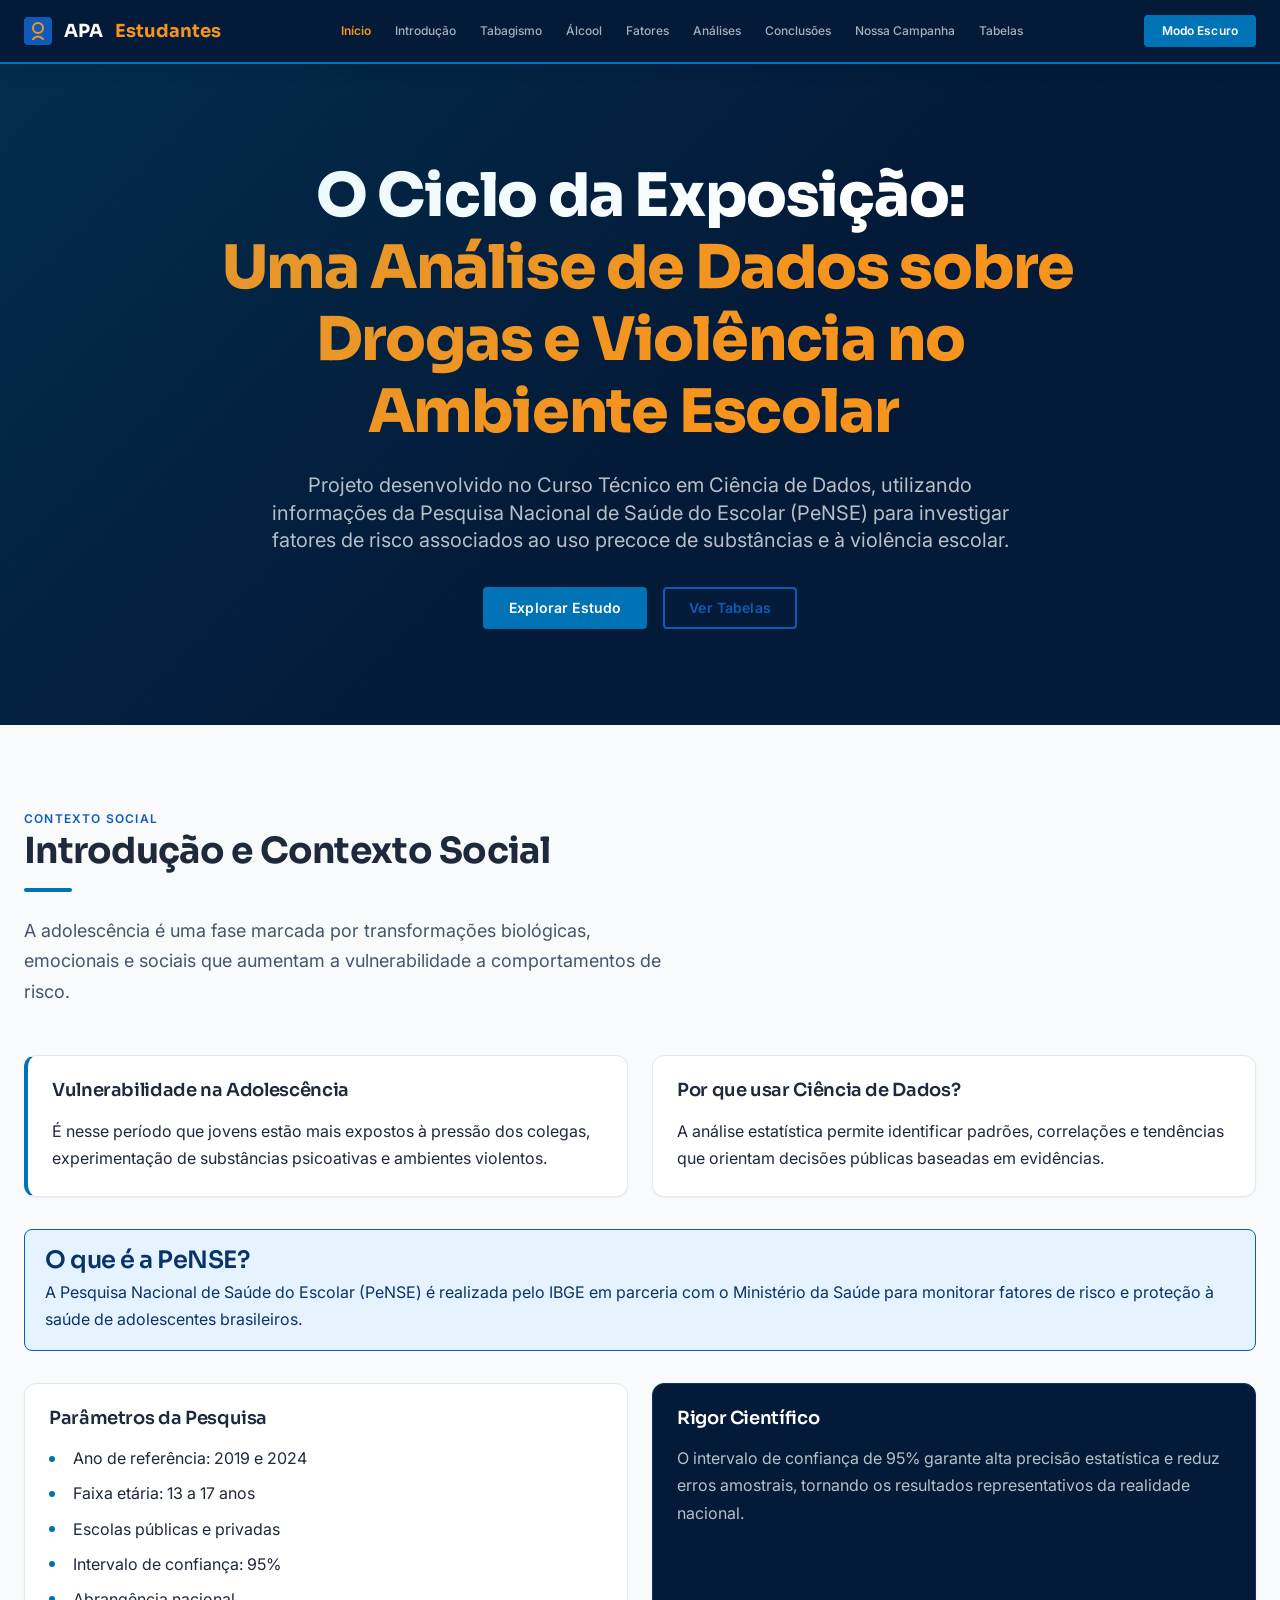
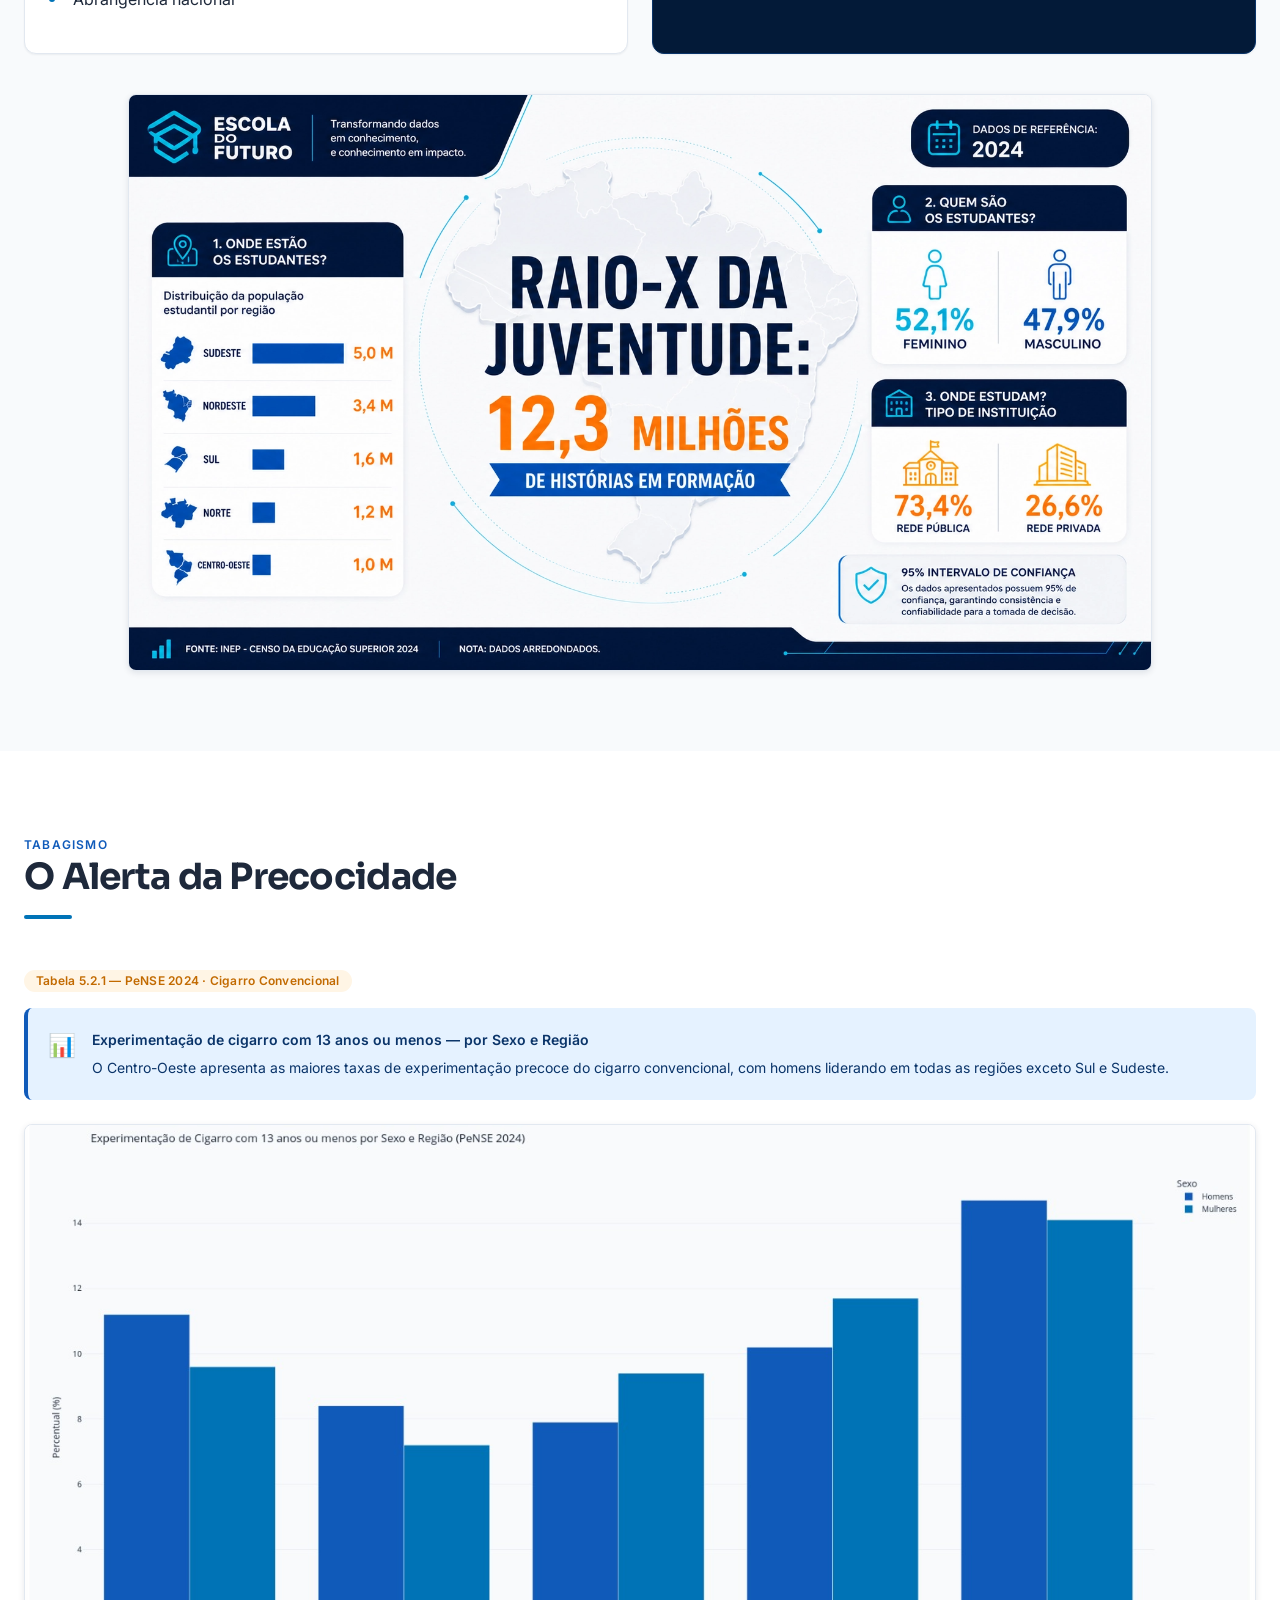
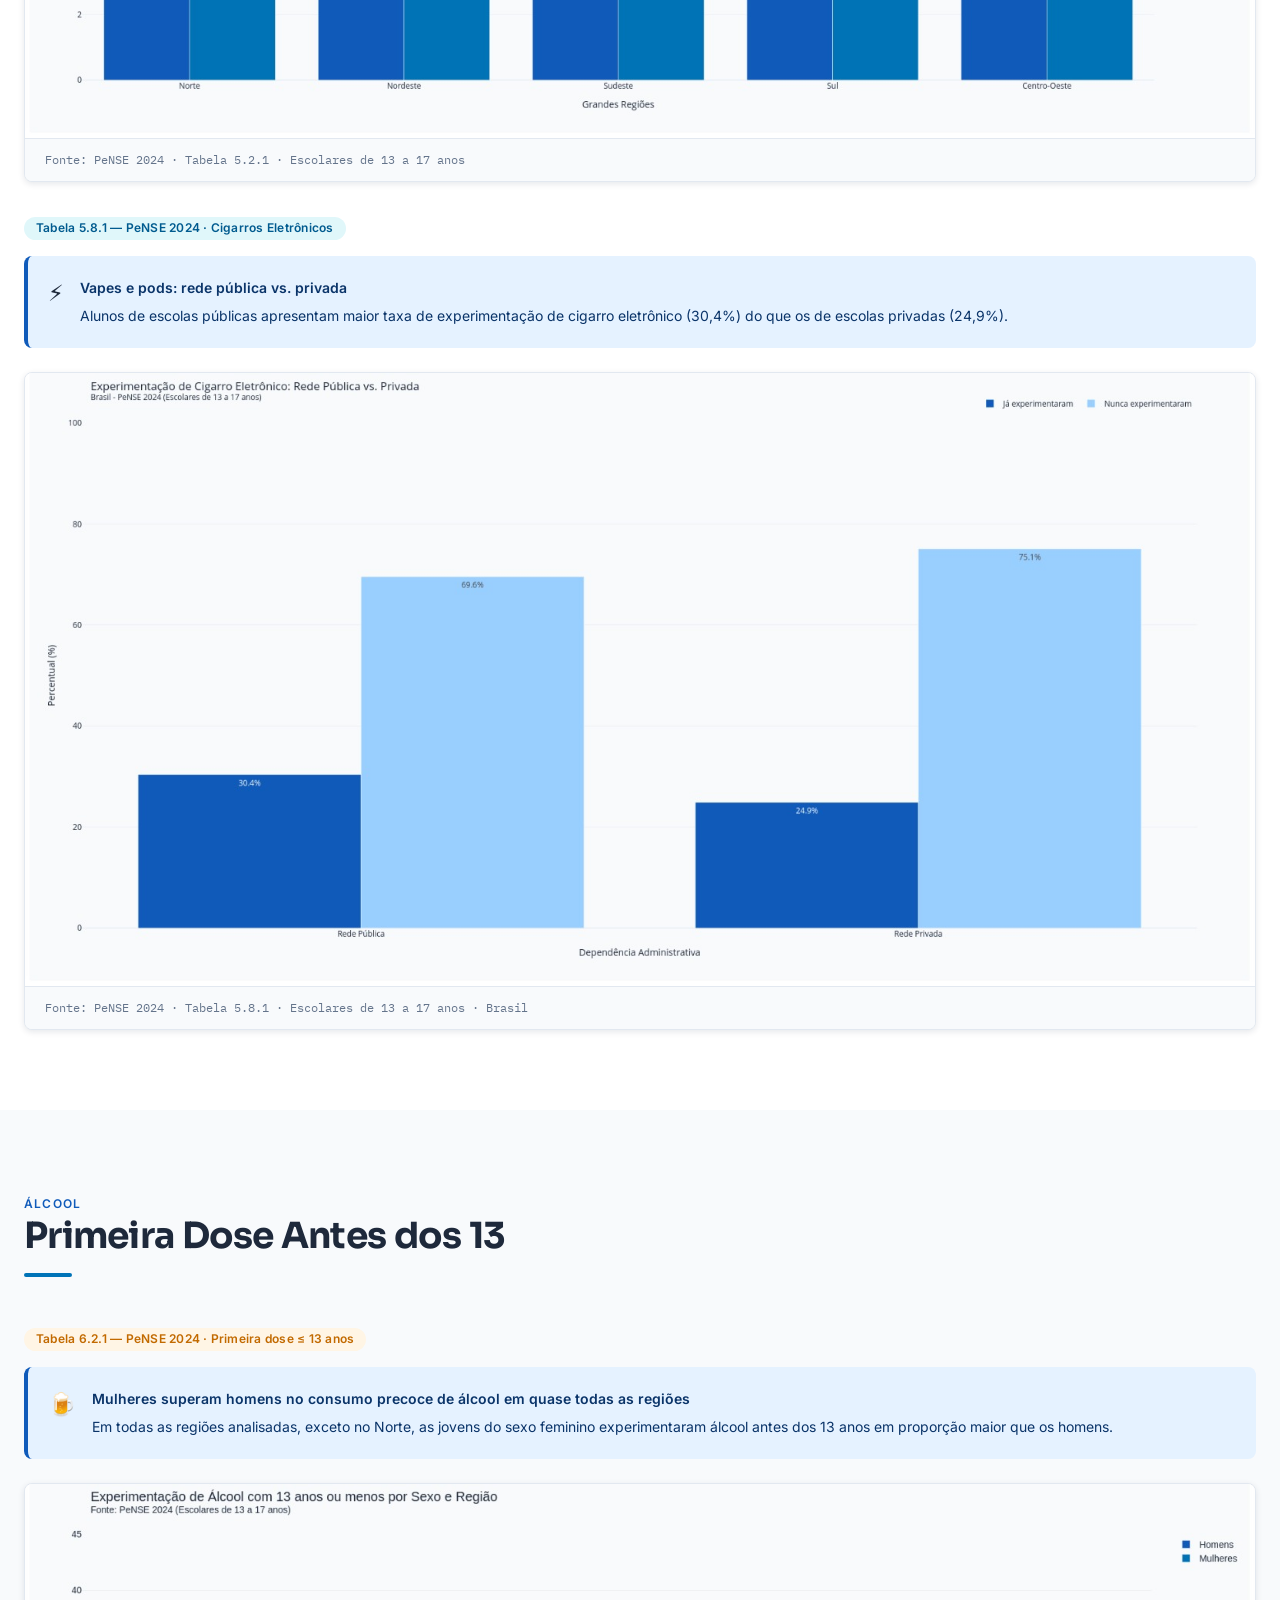
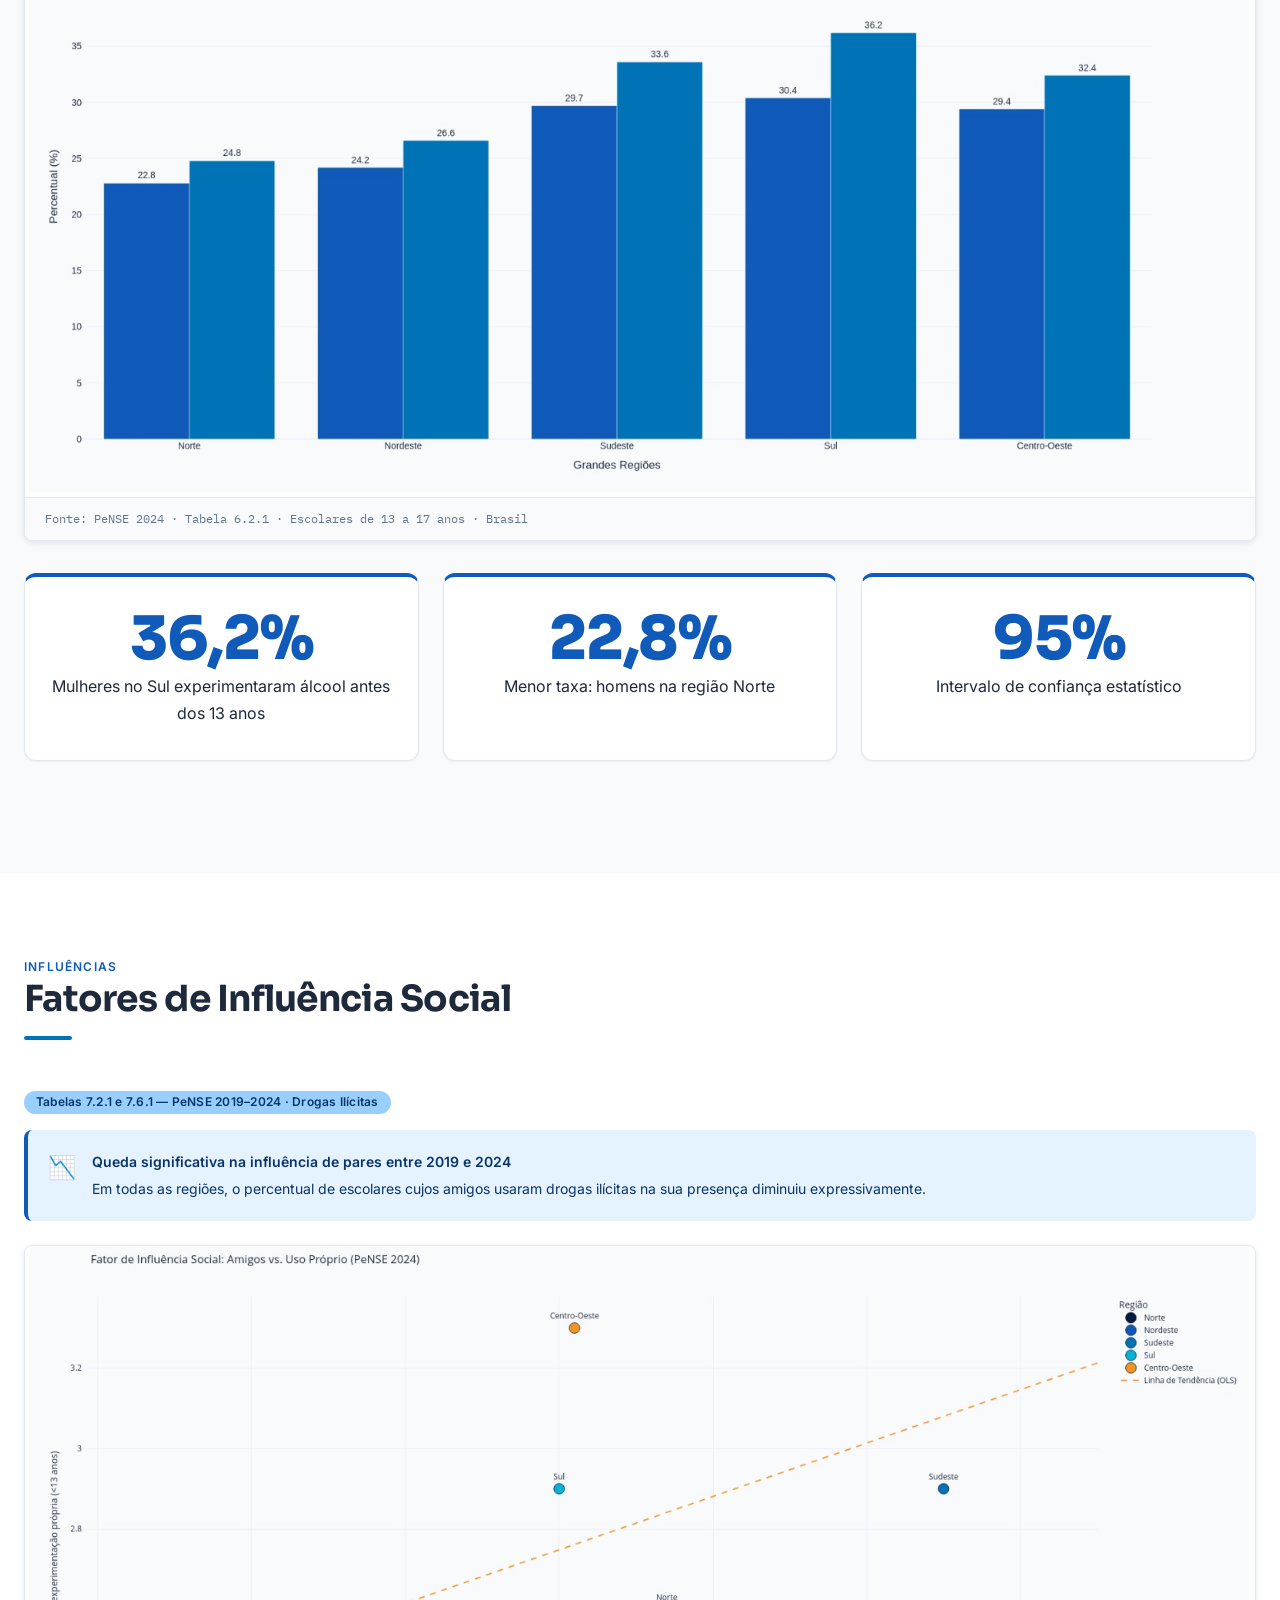
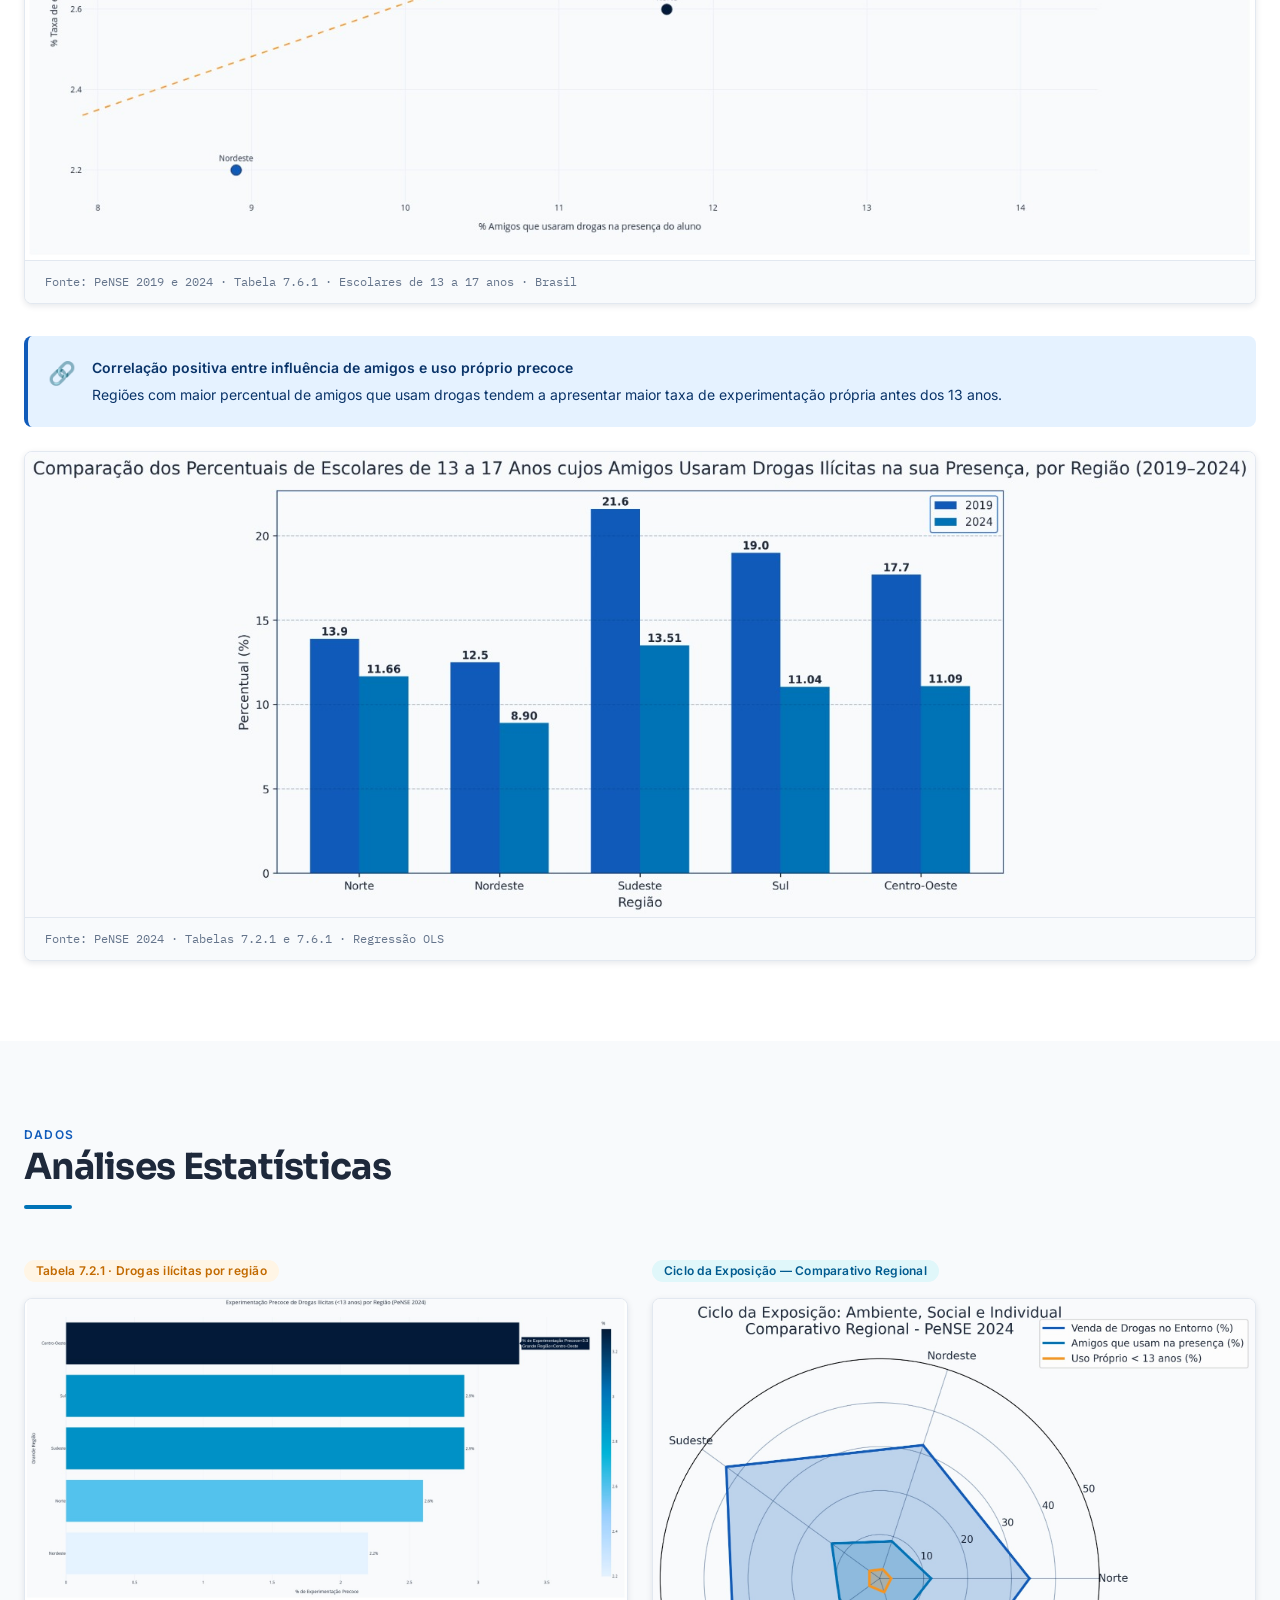
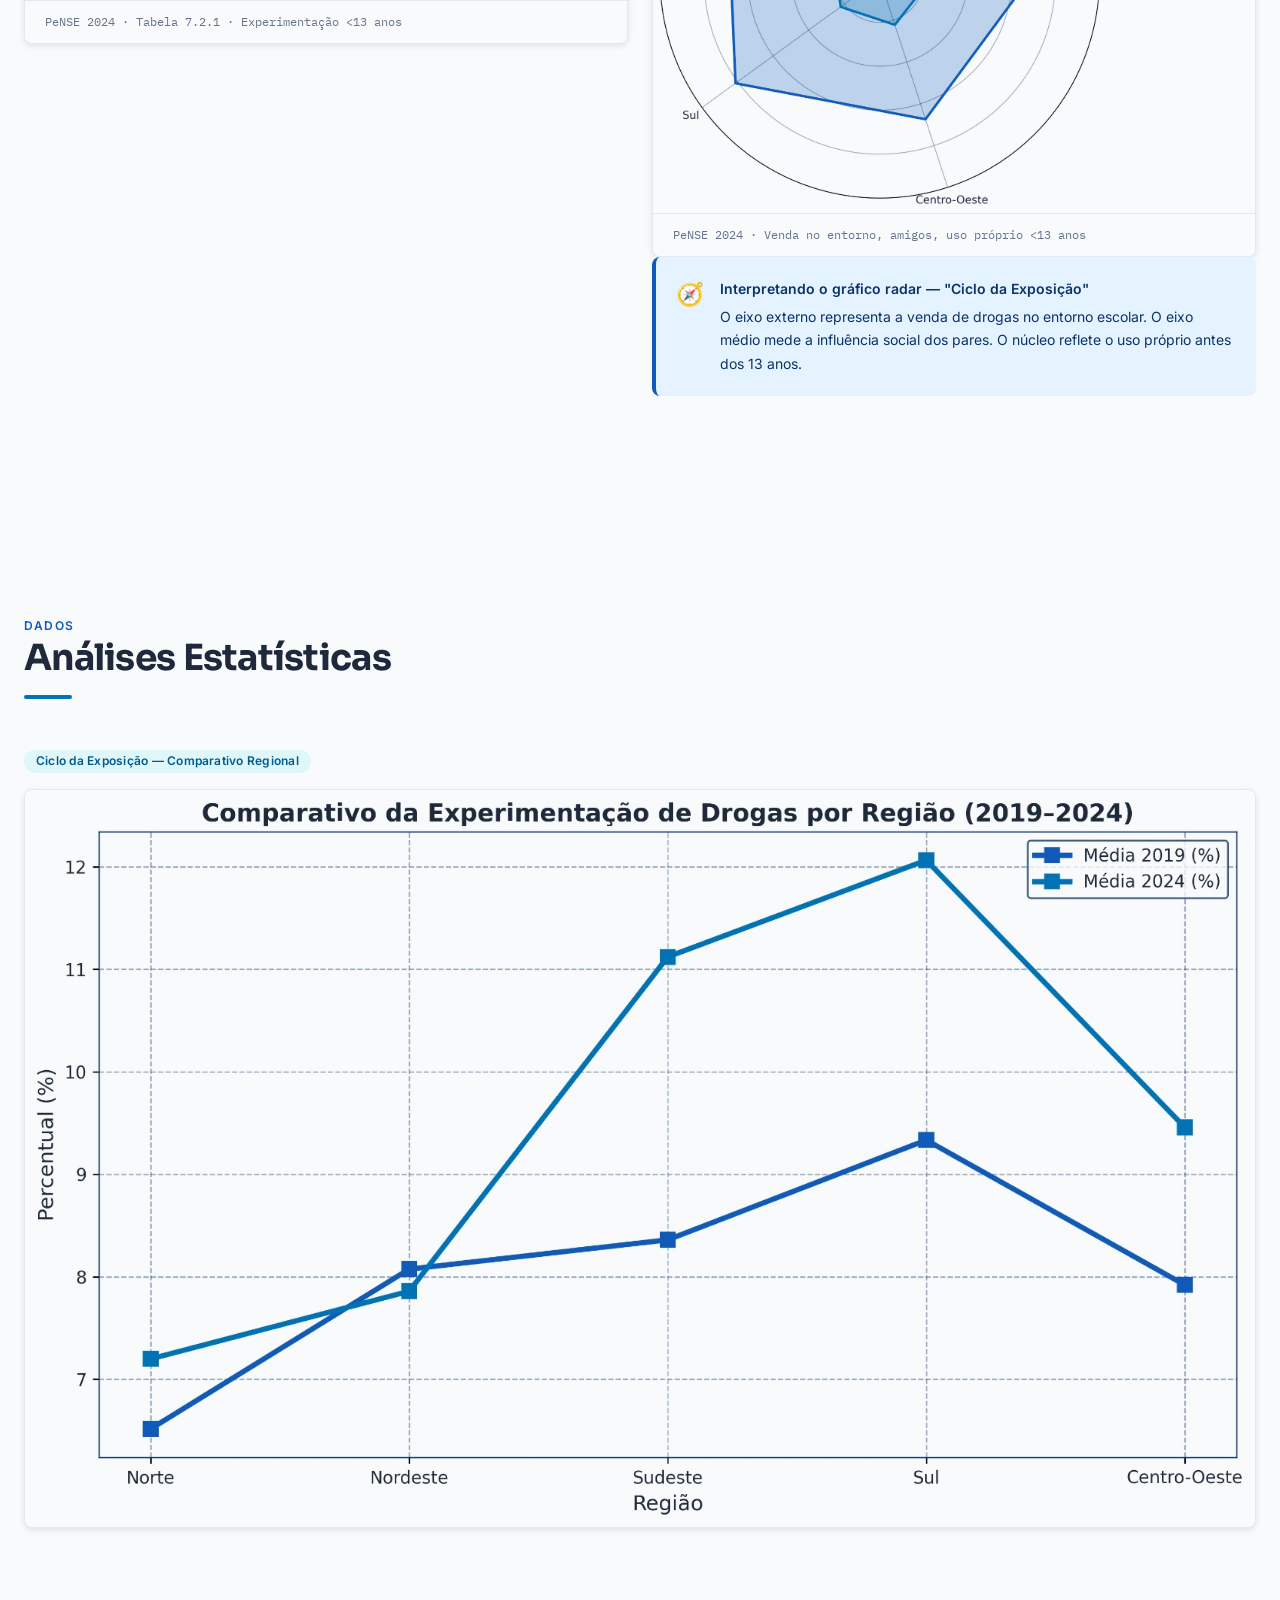
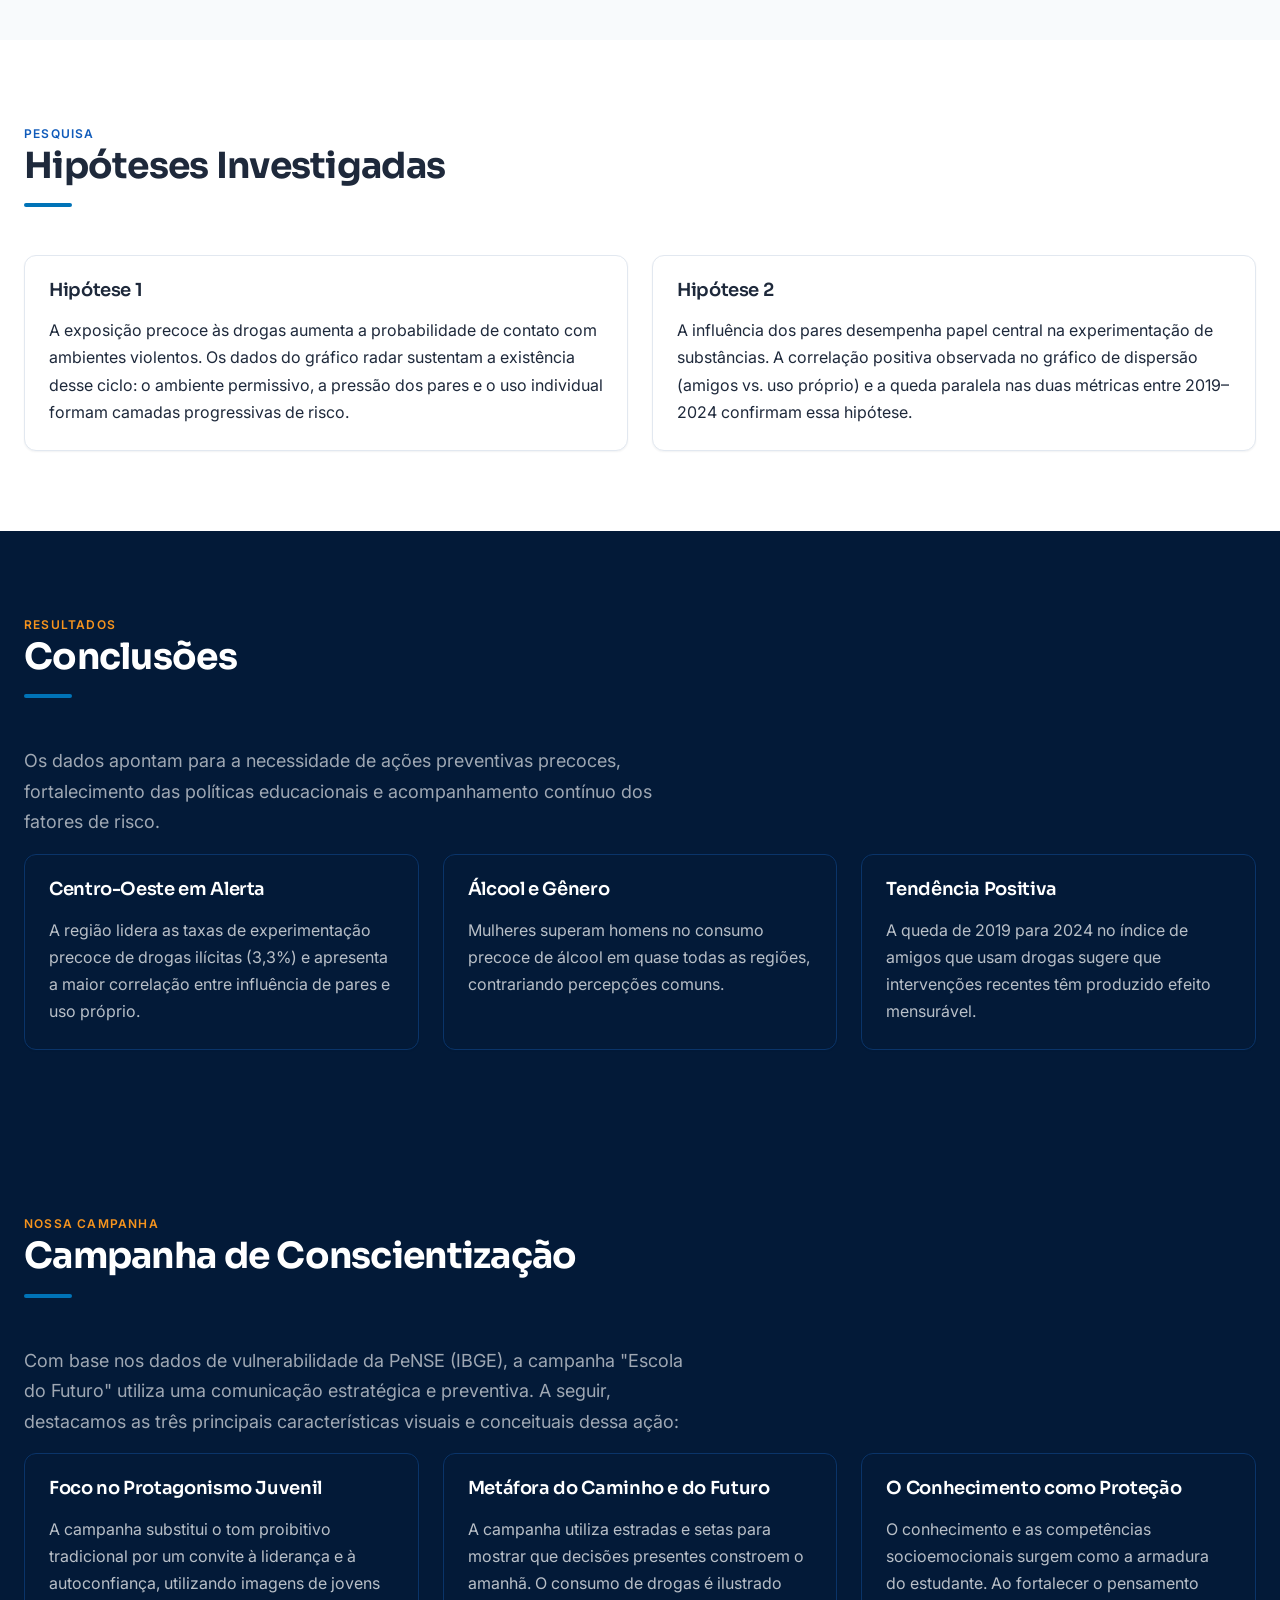
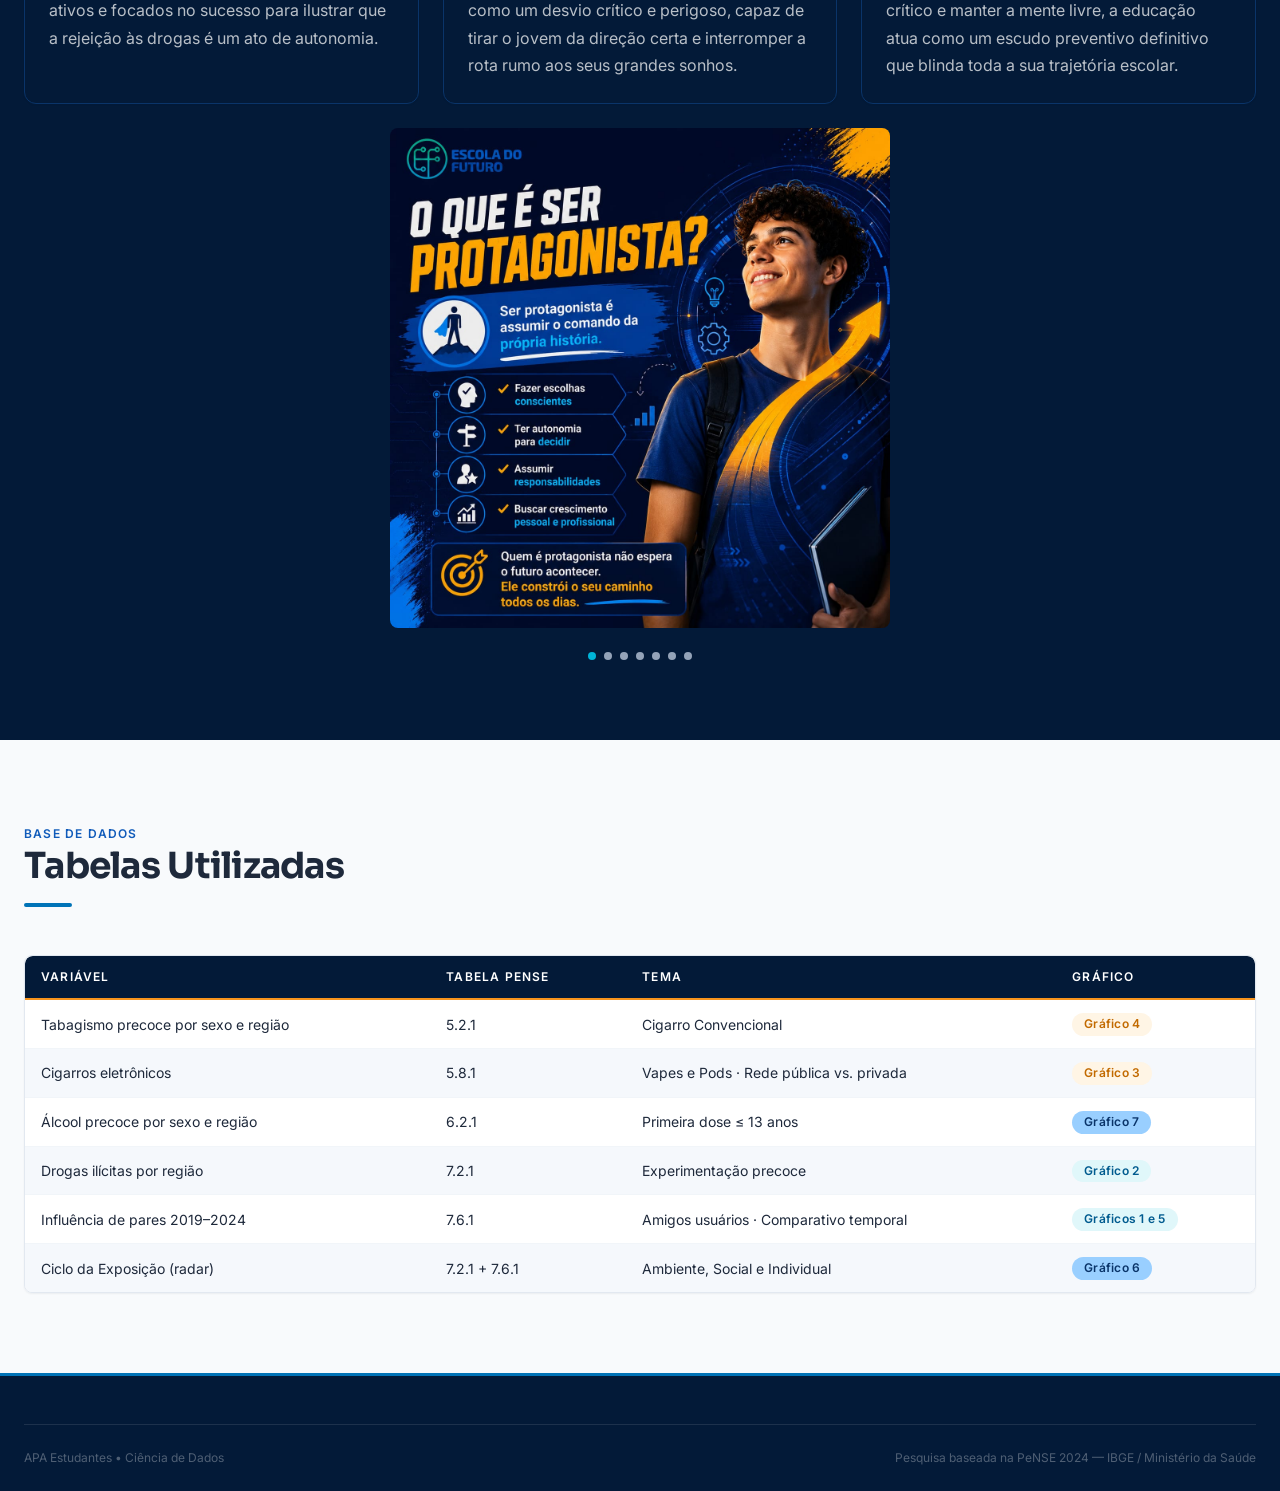
<file: index.html>
<!doctype html>
<html lang="pt-BR">
  <head>
    <meta charset="UTF-8" />
    <meta name="viewport" content="width=device-width, initial-scale=1.0" />
    <title>APA - Dia Internacional do Estudante</title>
    <link rel="preconnect" href="https://fonts.googleapis.com" />
    <link
      href="https://fonts.googleapis.com/css2?family=Inter:wght@300;400;500;600;700&family=IBM+Plex+Mono:wght@400;500&family=Sora:wght@600;700;800&display=swap"
      rel="stylesheet"
    />
    <link rel="stylesheet" href="style.css" />
  </head>
  <body>
    <header class="site-header">
      <a href="#" class="site-header__logo">
        <svg width="28" height="28" viewBox="0 0 28 28" fill="none">
          <rect width="28" height="28" rx="4" fill="#105BBA" />
          <circle
            cx="14"
            cy="11"
            r="5"
            stroke="#F7941D"
            stroke-width="2"
            fill="none"
          />
          <path
            d="M9 22 Q14 17 19 22"
            stroke="#F7941D"
            stroke-width="2"
            fill="none"
            stroke-linecap="round"
          />
        </svg>
        APA<span class="site-header__logo-accent"> Estudantes</span>
      </a>

      <!-- Desktop -->
      <nav class="nav nav--desktop">
        <div class="nav__links">
          <a href="#inicio" class="nav__link is-active">Início</a>
          <a href="#introducao" class="nav__link">Introdução</a>
          <a href="#justificativa" class="nav__link">Tabagismo</a>
          <a href="#alcool" class="nav__link">Álcool</a>
          <a href="#fatores" class="nav__link">Fatores</a>
          <a href="#analises" class="nav__link">Análises</a>
          <a href="#conclusoes" class="nav__link">Conclusões</a>
          <a href="#campanha" class="nav__link">Nossa Campanha</a>
          <a href="#tabelas" class="nav__link">Tabelas</a>
        </div>
      </nav>

      <button id="btn-dark" class="btn btn--accent btn--sm btn--desktop">
        Modo Escuro
      </button>

      <!-- Hamburguer -->
      <button class="nav__hamburguer" id="btn-hamburguer">
        <span></span>
        <span></span>
        <span></span>
      </button>
    </header>

    <!-- Menu Mobile -->
    <div class="nav--mobile" id="nav-mobile">
      <div class="nav--mobile__header">
        <span class="nav--mobile__titulo">Menu</span>
        <button class="nav--mobile__fechar" id="btn-fechar">&#10005;</button>
      </div>
      <nav class="nav--mobile__links">
        <a href="#inicio" class="nav__link">Início</a>
        <a href="#introducao" class="nav__link">Introdução</a>
        <a href="#justificativa" class="nav__link">Tabagismo</a>
        <a href="#alcool" class="nav__link">Álcool</a>
        <a href="#fatores" class="nav__link">Fatores</a>
        <a href="#analises" class="nav__link">Análises</a>
        <a href="#conclusoes" class="nav__link">Conclusões</a>
        <a href="#campanha" class="nav__link">Nossa Campanha</a>
        <a href="#tabelas" class="nav__link">Tabelas</a>
      </nav>
      <button id="btn-dark-mobile" class="btn btn--accent btn--sm">
        Modo Escuro
      </button>
    </div>

    <!-- HERO -->
    <section id="inicio" class="hero">
      <div class="container container--md text-center">
        <!-- <span class="hero__eyebrow">APA • Ciência de Dados</span> -->
        <h1 class="hero__title">
          O Ciclo da Exposição:<br />
          <mark
            >Uma Análise de Dados sobre Drogas e Violência no Ambiente
            Escolar</mark
          >
        </h1>
        <p class="hero__lead">
          Projeto desenvolvido no Curso Técnico em Ciência de Dados, utilizando
          informações da Pesquisa Nacional de Saúde do Escolar (PeNSE) para
          investigar fatores de risco associados ao uso precoce de substâncias e
          à violência escolar.
        </p>
        <div class="hero__actions">
          <a href="#introducao" class="btn btn--accent">Explorar Estudo</a>
          <a href="#tabelas" class="btn btn--secondary">Ver Tabelas</a>
        </div>
      </div>
    </section>

    <main>
      <!-- INTRODUÇÃO -->
      <section id="introducao" class="section oculto">
        <div class="container">
          <div class="section__header">
            <span class="section__eyebrow">Contexto Social</span>
            <h2 class="section__title">Introdução e Contexto Social</h2>
            <div class="section-divider"></div>
            <p class="section__lead">
              A adolescência é uma fase marcada por transformações biológicas,
              emocionais e sociais que aumentam a vulnerabilidade a
              comportamentos de risco.
            </p>
          </div>

          <div class="grid grid--2 mb-8">
            <div class="card card--accent">
              <div class="card__body">
                <h4 class="card__title mb-4">
                  Vulnerabilidade na Adolescência
                </h4>
                <p>
                  É nesse período que jovens estão mais expostos à pressão dos
                  colegas, experimentação de substâncias psicoativas e ambientes
                  violentos.
                </p>
              </div>
            </div>
            <div class="card">
              <div class="card__body">
                <h4 class="card__title mb-4">Por que usar Ciência de Dados?</h4>
                <p>
                  A análise estatística permite identificar padrões, correlações
                  e tendências que orientam decisões públicas baseadas em
                  evidências.
                </p>
              </div>
            </div>
          </div>

          <div class="alert alert--info mb-8">
            <div>
              <h4 class="alert__title">O que é a PeNSE?</h4>
              <p>
                A Pesquisa Nacional de Saúde do Escolar (PeNSE) é realizada pelo
                IBGE em parceria com o Ministério da Saúde para monitorar
                fatores de risco e proteção à saúde de adolescentes brasileiros.
              </p>
            </div>
          </div>

          <div class="grid grid--2">
            <div class="card">
              <div class="card__body">
                <h4 class="card__title mb-4">Parâmetros da Pesquisa</h4>
                <ul>
                  <li>Ano de referência: 2019 e 2024</li>
                  <li>Faixa etária: 13 a 17 anos</li>
                  <li>Escolas públicas e privadas</li>
                  <li>Intervalo de confiança: 95%</li>
                  <li>Abrangência nacional</li>
                </ul>
              </div>
            </div>
            <div class="card card--dark">
              <div class="card__body">
                <h4 class="card__title mb-4">Rigor Científico</h4>
                <p>
                  O intervalo de confiança de 95% garante alta precisão
                  estatística e reduz erros amostrais, tornando os resultados
                  representativos da realidade nacional.
                </p>
              </div>
            </div>

          </div>
                          </div>
                              <div style="width: 80%; margin-top: 40px; margin-left:auto; margin-right: auto;" class="chart-wrap">
                <img
                  src="assets/graficos/infografico_final.png"
                  alt="Gráfico radar: Ciclo da Exposição por Região"
                />

        </div>
      </section>

      <!-- TABAGISMO -->
      <section id="justificativa" class="section section--alt oculto">
        <div class="container">
          <div class="section__header">
            <span class="section__eyebrow">Tabagismo</span>
            <h2 class="section__title">O Alerta da Precocidade</h2>
            <div class="section-divider"></div>
          </div>

          <span class="badge badge--amber mb-4"
            >Tabela 5.2.1 — PeNSE 2024 · Cigarro Convencional</span
          >

          <div class="insight mb-6">
            <span class="insight__icon">📊</span>
            <div class="insight__body">
              <strong
                >Experimentação de cigarro com 13 anos ou menos — por Sexo e
                Região</strong
              >
              O Centro-Oeste apresenta as maiores taxas de experimentação
              precoce do cigarro convencional, com homens liderando em todas as
              regiões exceto Sul e Sudeste.
            </div>
          </div>

          <div class="chart-wrap mb-8">
            <img
              src="assets/graficos/grafico1.jpeg"
              alt="Gráfico: Experimentação de Cigarro com 13 anos ou menos por Sexo e Região"
            />
            <div class="chart-caption">
              Fonte: PeNSE 2024 · Tabela 5.2.1 · Escolares de 13 a 17 anos
            </div>
          </div>

          <span class="badge badge--cyan mb-4"
            >Tabela 5.8.1 — PeNSE 2024 · Cigarros Eletrônicos</span
          >

          <div class="insight mb-6">
            <span class="insight__icon">⚡</span>
            <div class="insight__body">
              <strong>Vapes e pods: rede pública vs. privada</strong>
              Alunos de escolas públicas apresentam maior taxa de experimentação
              de cigarro eletrônico (30,4%) do que os de escolas privadas
              (24,9%).
            </div>
          </div>

          <div class="chart-wrap">
            <img
              src="assets/graficos/grafico2.jpeg"
              alt="Gráfico: Experimentação de Cigarro Eletrônico — Rede Pública vs. Privada"
            />
            <div class="chart-caption">
              Fonte: PeNSE 2024 · Tabela 5.8.1 · Escolares de 13 a 17 anos ·
              Brasil
            </div>
          </div>
        </div>
      </section>

      <!-- ÁLCOOL -->
      <section id="alcool" class="section oculto">
        <div class="container">
          <div class="section__header">
            <span class="section__eyebrow">Álcool</span>
            <h2 class="section__title">Primeira Dose Antes dos 13</h2>
            <div class="section-divider"></div>
          </div>

          <span class="badge badge--amber mb-4"
            >Tabela 6.2.1 — PeNSE 2024 · Primeira dose ≤ 13 anos</span
          >

          <div class="insight mb-6">
            <span class="insight__icon">🍺</span>
            <div class="insight__body">
              <strong
                >Mulheres superam homens no consumo precoce de álcool em quase
                todas as regiões</strong
              >
              Em todas as regiões analisadas, exceto no Norte, as jovens do sexo
              feminino experimentaram álcool antes dos 13 anos em proporção
              maior que os homens.
            </div>
          </div>

          <div class="chart-wrap mb-8">
            <img
              src="assets/graficos/grafico5.jpeg"
              alt="Gráfico: Experimentação de Álcool com 13 anos ou menos por Sexo e Região"
            />
            <div class="chart-caption">
              Fonte: PeNSE 2024 · Tabela 6.2.1 · Escolares de 13 a 17 anos ·
              Brasil
            </div>
          </div>

          <div class="stat-row">
            <div class="card card--stat">
              <span class="stat" data-target="36.2">36,2%</span>
              <p>Mulheres no Sul experimentaram álcool antes dos 13 anos</p>
            </div>
            <div class="card card--stat">
              <span class="stat" data-target="22.8">22,8%</span>
              <p>Menor taxa: homens na região Norte</p>
            </div>
            <div class="card card--stat">
              <span class="stat" data-target="95">95%</span>
              <p>Intervalo de confiança estatístico</p>
            </div>
          </div>
        </div>
      </section>

      <!-- FATORES -->
      <section id="fatores" class="section section--alt oculto">
        <div class="container">
          <div class="section__header">
            <span class="section__eyebrow">Influências</span>
            <h2 class="section__title">Fatores de Influência Social</h2>
            <div class="section-divider"></div>
          </div>

          <span class="badge badge--blue mb-4"
            >Tabelas 7.2.1 e 7.6.1 — PeNSE 2019–2024 · Drogas Ilícitas</span
          >

          <div class="insight mb-6">
            <span class="insight__icon">📉</span>
            <div class="insight__body">
              <strong
                >Queda significativa na influência de pares entre 2019 e
                2024</strong
              >
              Em todas as regiões, o percentual de escolares cujos amigos usaram
              drogas ilícitas na sua presença diminuiu expressivamente.
            </div>
          </div>

          <div class="chart-wrap mb-8">
            <img
              src="assets/graficos/grafico4.jpeg"
              alt="Comparação 2019–2024: Influência de Pares por Região"
            />
            <div class="chart-caption">
              Fonte: PeNSE 2019 e 2024 · Tabela 7.6.1 · Escolares de 13 a 17
              anos · Brasil
            </div>
          </div>

          <div class="insight mb-6">
            <span class="insight__icon">🔗</span>
            <div class="insight__body">
              <strong
                >Correlação positiva entre influência de amigos e uso próprio
                precoce</strong
              >
              Regiões com maior percentual de amigos que usam drogas tendem a
              apresentar maior taxa de experimentação própria antes dos 13 anos.
            </div>
          </div>

          <div class="chart-wrap">
            <img
              src="assets/graficos/grafico7.jpeg"
              alt="Dispersão: Fator de Influência Social — Amigos vs. Uso Próprio por Região"
            />
            <div class="chart-caption">
              Fonte: PeNSE 2024 · Tabelas 7.2.1 e 7.6.1 · Regressão OLS
            </div>
          </div>
        </div>
      </section>

      <!-- ANÁLISES -->
      <section id="analises" class="section oculto">
        <div class="container">
          <div class="section__header">
            <span class="section__eyebrow">Dados</span>
            <h2 class="section__title">Análises Estatísticas</h2>
            <div class="section-divider"></div>
          </div>

          <div class="chart-grid chart-grid--2 mb-8">
            <div>
              <span class="badge badge--amber mb-4"
                >Tabela 7.2.1 · Drogas ilícitas por região</span
              >
              <div class="chart-wrap">
                <img
                  src="assets/graficos/grafico3.jpeg"
                  alt="Experimentação Precoce de Drogas Ilícitas por Região"
                />
                <div class="chart-caption">
                  PeNSE 2024 · Tabela 7.2.1 · Experimentação &lt;13 anos
                </div>
              </div>
            </div>
            <div>
              <span class="badge badge--cyan mb-4"
                >Ciclo da Exposição — Comparativo Regional</span
              >
              <div class="chart-wrap">
                <img
                  src="assets/graficos/grafico6.jpeg"
                  alt="Gráfico radar: Ciclo da Exposição por Região"
                />
                <div class="chart-caption">
                  PeNSE 2024 · Venda no entorno, amigos, uso próprio &lt;13 anos
                </div>
                <div>
              </div>
            </div>
        

          <div class="insight">
            <span class="insight__icon">🧭</span>
            <div class="insight__body">
              <strong
                >Interpretando o gráfico radar — "Ciclo da Exposição"</strong
              >
              O eixo externo representa a venda de drogas no entorno escolar. O
              eixo médio mede a influência social dos pares. O núcleo reflete o
              uso próprio antes dos 13 anos.
            </div>
          </div>
        </div>
      </section>


      <section id="" class="section oculto">
        <div class="container">
          <div class="section__header">
            <span class="section__eyebrow">Dados</span>
            <h2 class="section__title">Análises Estatísticas</h2>
            <div class="section-divider"></div>
          </div>

          <div class="chart-grid chart-grid--1 mb-8">
            
            <div>
              <span class="badge badge--cyan mb-4"
                >Ciclo da Exposição — Comparativo Regional</span
              >
              <div class="chart-wrap">
                <img
                  src="assets/graficos/grafico8.jpeg"
                  alt="Gráfico radar: Ciclo da Exposição por Região"
                />
                
              </div>
            </div>
          </div>


        </div>
      </section>


      <!-- HIPÓTESES -->
      <section class="section section--alt oculto">
        <div class="container">
          <div class="section__header">
            <span class="section__eyebrow">Pesquisa</span>
            <h2 class="section__title">Hipóteses Investigadas</h2>
            <div class="section-divider"></div>
          </div>
          <div class="grid grid--2">
            <div class="card">
              <div class="card__body">
                <h4 class="card__title mb-4">Hipótese 1</h4>
                <p>
                  A exposição precoce às drogas aumenta a probabilidade de
                  contato com ambientes violentos. Os dados do gráfico radar
                  sustentam a existência desse ciclo: o ambiente permissivo, a
                  pressão dos pares e o uso individual formam camadas
                  progressivas de risco.
                </p>
              </div>
            </div>
            <div class="card">
              <div class="card__body">
                <h4 class="card__title mb-4">Hipótese 2</h4>
                <p>
                  A influência dos pares desempenha papel central na
                  experimentação de substâncias. A correlação positiva observada
                  no gráfico de dispersão (amigos vs. uso próprio) e a queda
                  paralela nas duas métricas entre 2019–2024 confirmam essa
                  hipótese.
                </p>
              </div>
            </div>
          </div>
        </div>
      </section>

      <!-- CONCLUSÕES -->
      <section id="conclusoes" class="section section--dark oculto">
        <div class="container">
          <div class="section__header">
            <span class="section__eyebrow">Resultados</span>
            <h2 class="section__title">Conclusões</h2>
            <div class="section-divider"></div>
          </div>
          <p class="section__lead">
            Os dados apontam para a necessidade de ações preventivas precoces,
            fortalecimento das políticas educacionais e acompanhamento contínuo
            dos fatores de risco.
          </p>
          <div class="grid grid--3 mt-6">
            <div class="card card--dark">
              <div class="card__body">
                <h4 class="card__title mb-4">Centro-Oeste em Alerta</h4>
                <p>
                  A região lidera as taxas de experimentação precoce de drogas
                  ilícitas (3,3%) e apresenta a maior correlação entre
                  influência de pares e uso próprio.
                </p>
              </div>
            </div>
            <div class="card card--dark">
              <div class="card__body">
                <h4 class="card__title mb-4">Álcool e Gênero</h4>
                <p>
                  Mulheres superam homens no consumo precoce de álcool em quase
                  todas as regiões, contrariando percepções comuns.
                </p>
              </div>
            </div>
            <div class="card card--dark">
              <div class="card__body">
                <h4 class="card__title mb-4">Tendência Positiva</h4>
                <p>
                  A queda de 2019 para 2024 no índice de amigos que usam drogas
                  sugere que intervenções recentes têm produzido efeito
                  mensurável.
                </p>
              </div>
            </div>
          </div>
        </div>
      </section>

      <!-- CAMPANHA DE MARKETING -->
      <section id="campanha" class="section section--dark oculto">
        <div class="container">
          <div class="section__header">
            <span class="section__eyebrow">Nossa Campanha</span>
            <h2>Campanha de Conscientização</h2>
            <div class="section-divider"></div>
          </div>
          <p class="section__lead">
            Com base nos dados de vulnerabilidade da PeNSE (IBGE), a campanha
            "Escola do Futuro" utiliza uma comunicação estratégica e preventiva.
            A seguir, destacamos as três principais características visuais e
            conceituais dessa ação:
          </p>
          <div class="grid grid--3 mt-6">
            <div class="card card--dark">
              <div class="card__body">
                <h4 class="card__title mb-4">Foco no Protagonismo Juvenil</h4>
                <p>
                  A campanha substitui o tom proibitivo tradicional por um
                  convite à liderança e à autoconfiança, utilizando imagens de
                  jovens ativos e focados no sucesso para ilustrar que a
                  rejeição às drogas é um ato de autonomia.
                </p>
              </div>
            </div>
            <div class="card card--dark">
              <div class="card__body">
                <h4 class="card__title mb-4">
                  Metáfora do Caminho e do Futuro
                </h4>
                <p>
                  A campanha utiliza estradas e setas para mostrar que decisões
                  presentes constroem o amanhã. O consumo de drogas é ilustrado
                  como um desvio crítico e perigoso, capaz de tirar o jovem da
                  direção certa e interromper a rota rumo aos seus grandes
                  sonhos.
                </p>
              </div>
            </div>
            <div class="card card--dark">
              <div class="card__body">
                <h4 class="card__title mb-4">O Conhecimento como Proteção</h4>
                <p>
                  O conhecimento e as competências socioemocionais surgem como a
                  armadura do estudante. Ao fortalecer o pensamento crítico e
                  manter a mente livre, a educação atua como um escudo
                  preventivo definitivo que blinda toda a sua trajetória
                  escolar.
                </p>
              </div>
            </div>
          </div>
          <div class="carrossel">
            <img
              id="slide"
              src="assets/publicidade01.jpeg"
              alt="Peça da campanha de conscientização"
            />
            <video id="slide-video" controls></video>
            <div class="carrossel__indicadores" id="indicadores"></div>
          </div>
        </div>
      </section>

      <!-- TABELAS -->
      <section id="tabelas" class="section oculto">
        <div class="container">
          <div class="section__header">
            <span class="section__eyebrow">Base de Dados</span>
            <h2 class="section__title">Tabelas Utilizadas</h2>
            <div class="section-divider"></div>
          </div>
          <div class="table-wrapper">
            <table>
              <thead>
                <tr>
                  <th>Variável</th>
                  <th>Tabela PeNSE</th>
                  <th>Tema</th>
                  <th>Gráfico</th>
                </tr>
              </thead>
              <tbody>
                <tr>
                  <td>Tabagismo precoce por sexo e região</td>
                  <td>5.2.1</td>
                  <td>Cigarro Convencional</td>
                  <td><span class="badge badge--amber">Gráfico 4</span></td>
                </tr>
                <tr>
                  <td>Cigarros eletrônicos</td>
                  <td>5.8.1</td>
                  <td>Vapes e Pods · Rede pública vs. privada</td>
                  <td><span class="badge badge--amber">Gráfico 3</span></td>
                </tr>
                <tr>
                  <td>Álcool precoce por sexo e região</td>
                  <td>6.2.1</td>
                  <td>Primeira dose ≤ 13 anos</td>
                  <td><span class="badge badge--blue">Gráfico 7</span></td>
                </tr>
                <tr>
                  <td>Drogas ilícitas por região</td>
                  <td>7.2.1</td>
                  <td>Experimentação precoce</td>
                  <td><span class="badge badge--cyan">Gráfico 2</span></td>
                </tr>
                <tr>
                  <td>Influência de pares 2019–2024</td>
                  <td>7.6.1</td>
                  <td>Amigos usuários · Comparativo temporal</td>
                  <td><span class="badge badge--cyan">Gráficos 1 e 5</span></td>
                </tr>
                <tr>
                  <td>Ciclo da Exposição (radar)</td>
                  <td>7.2.1 + 7.6.1</td>
                  <td>Ambiente, Social e Individual</td>
                  <td><span class="badge badge--blue">Gráfico 6</span></td>
                </tr>
              </tbody>
            </table>
          </div>
        </div>
      </section>
    </main>

    <footer class="site-footer">
      <div class="container">
        <div class="site-footer__bar">
          <span>APA Estudantes • Ciência de Dados</span>
          <span
            >Pesquisa baseada na PeNSE 2024 — IBGE / Ministério da Saúde</span
          >
        </div>
      </div>
    </footer>

    <script src="script.js"></script>
  </body>
</html>
</file>
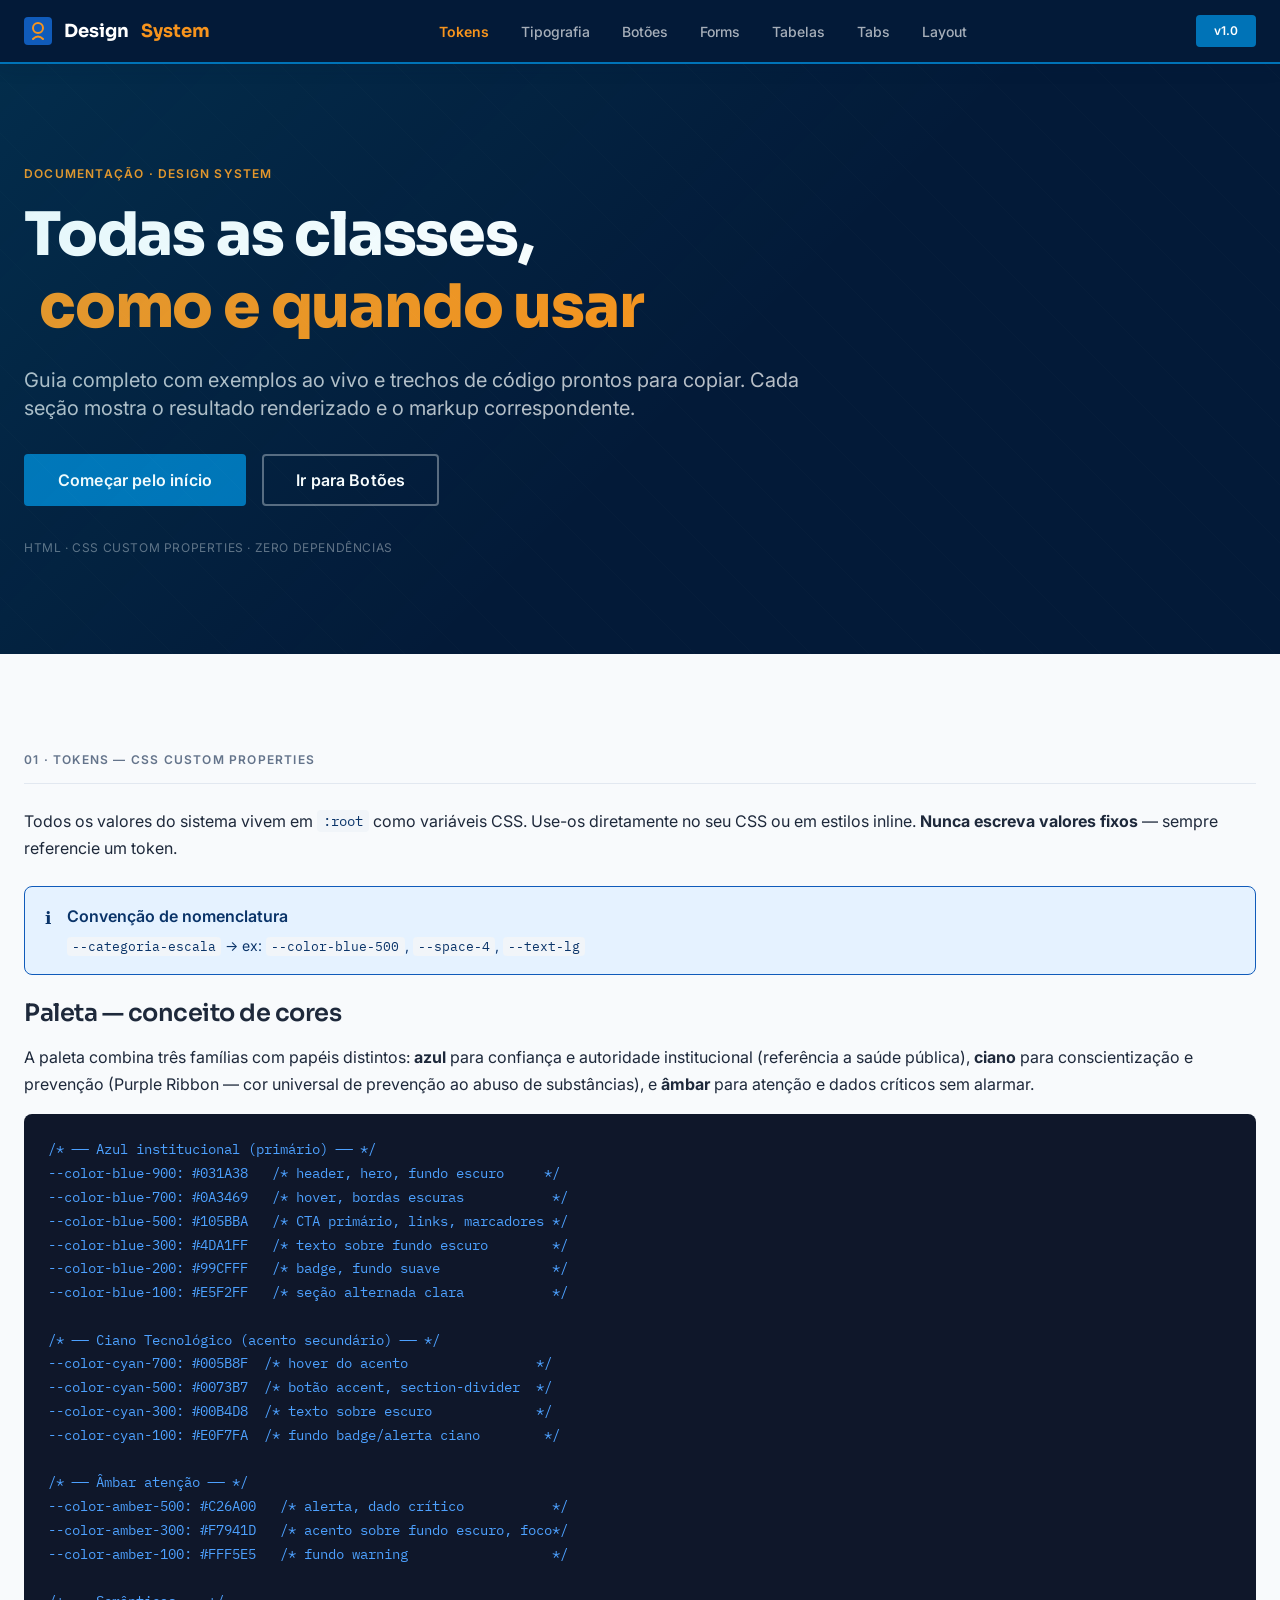
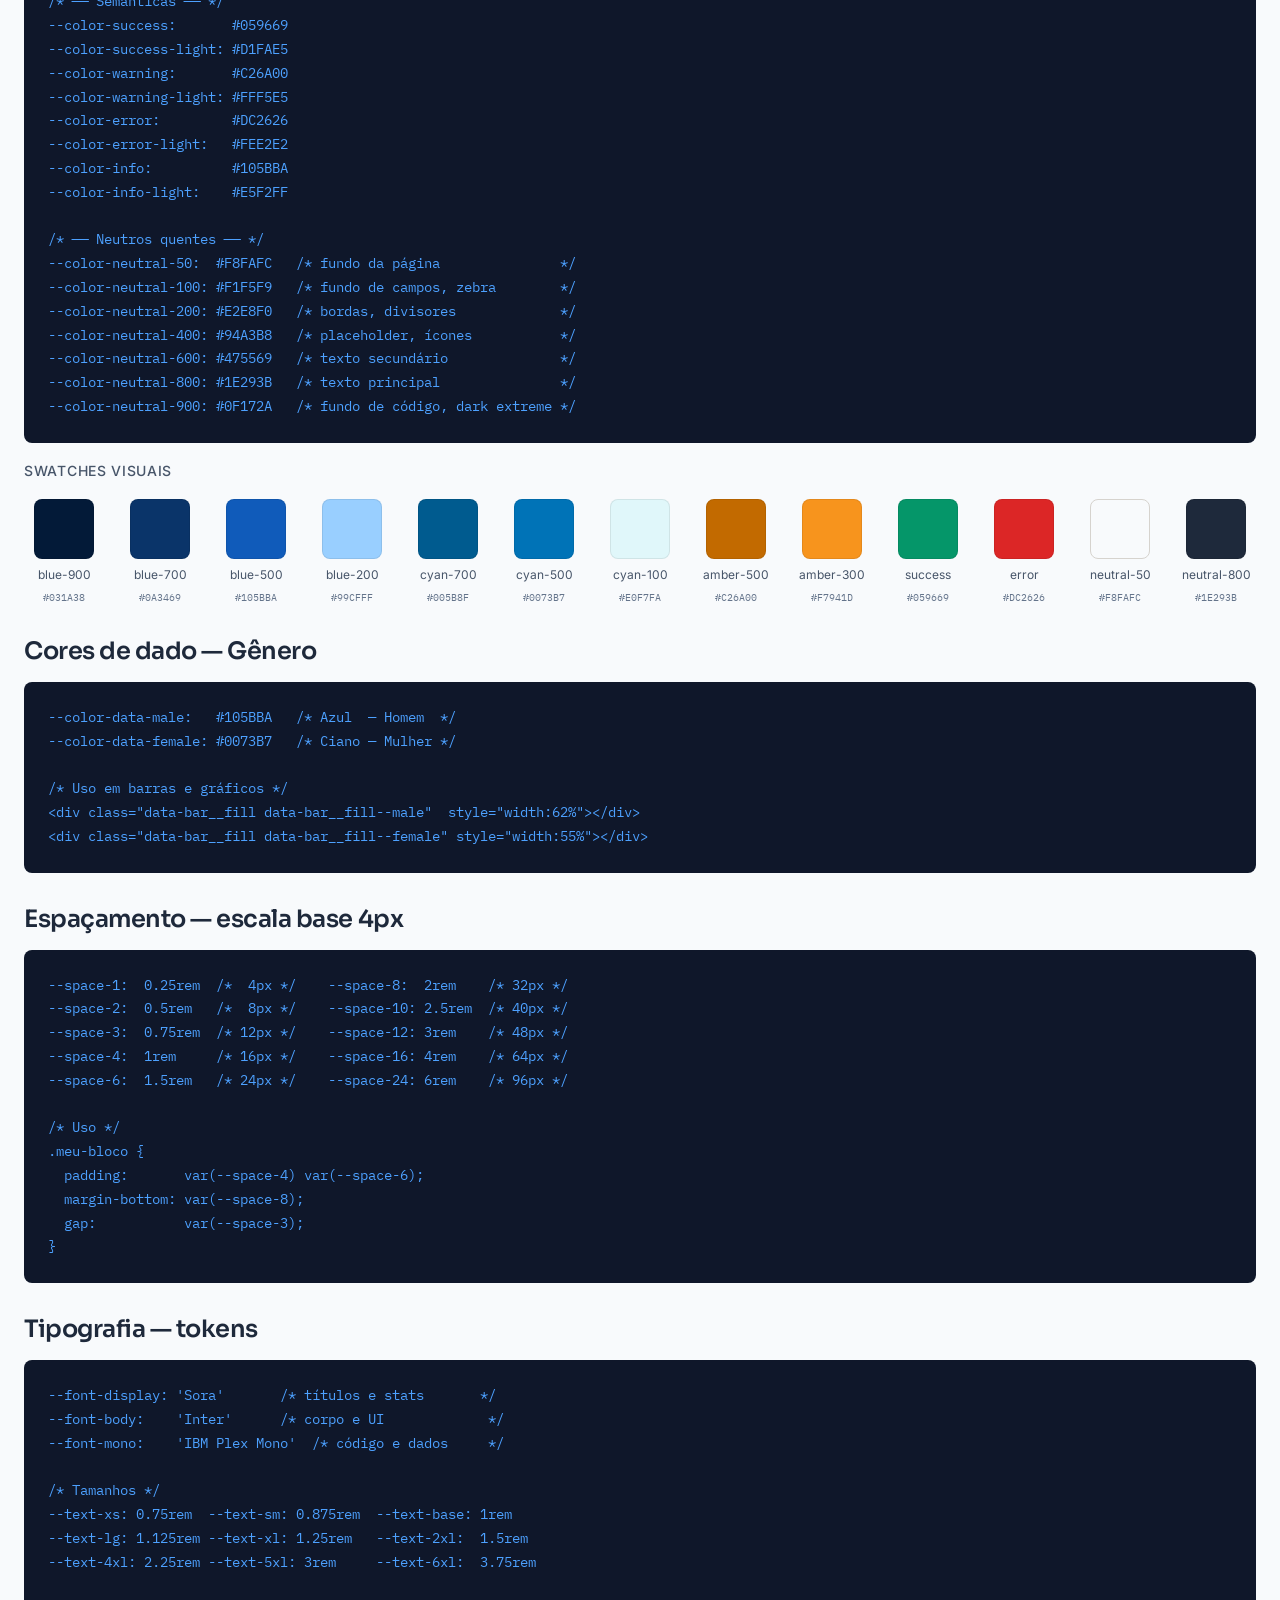
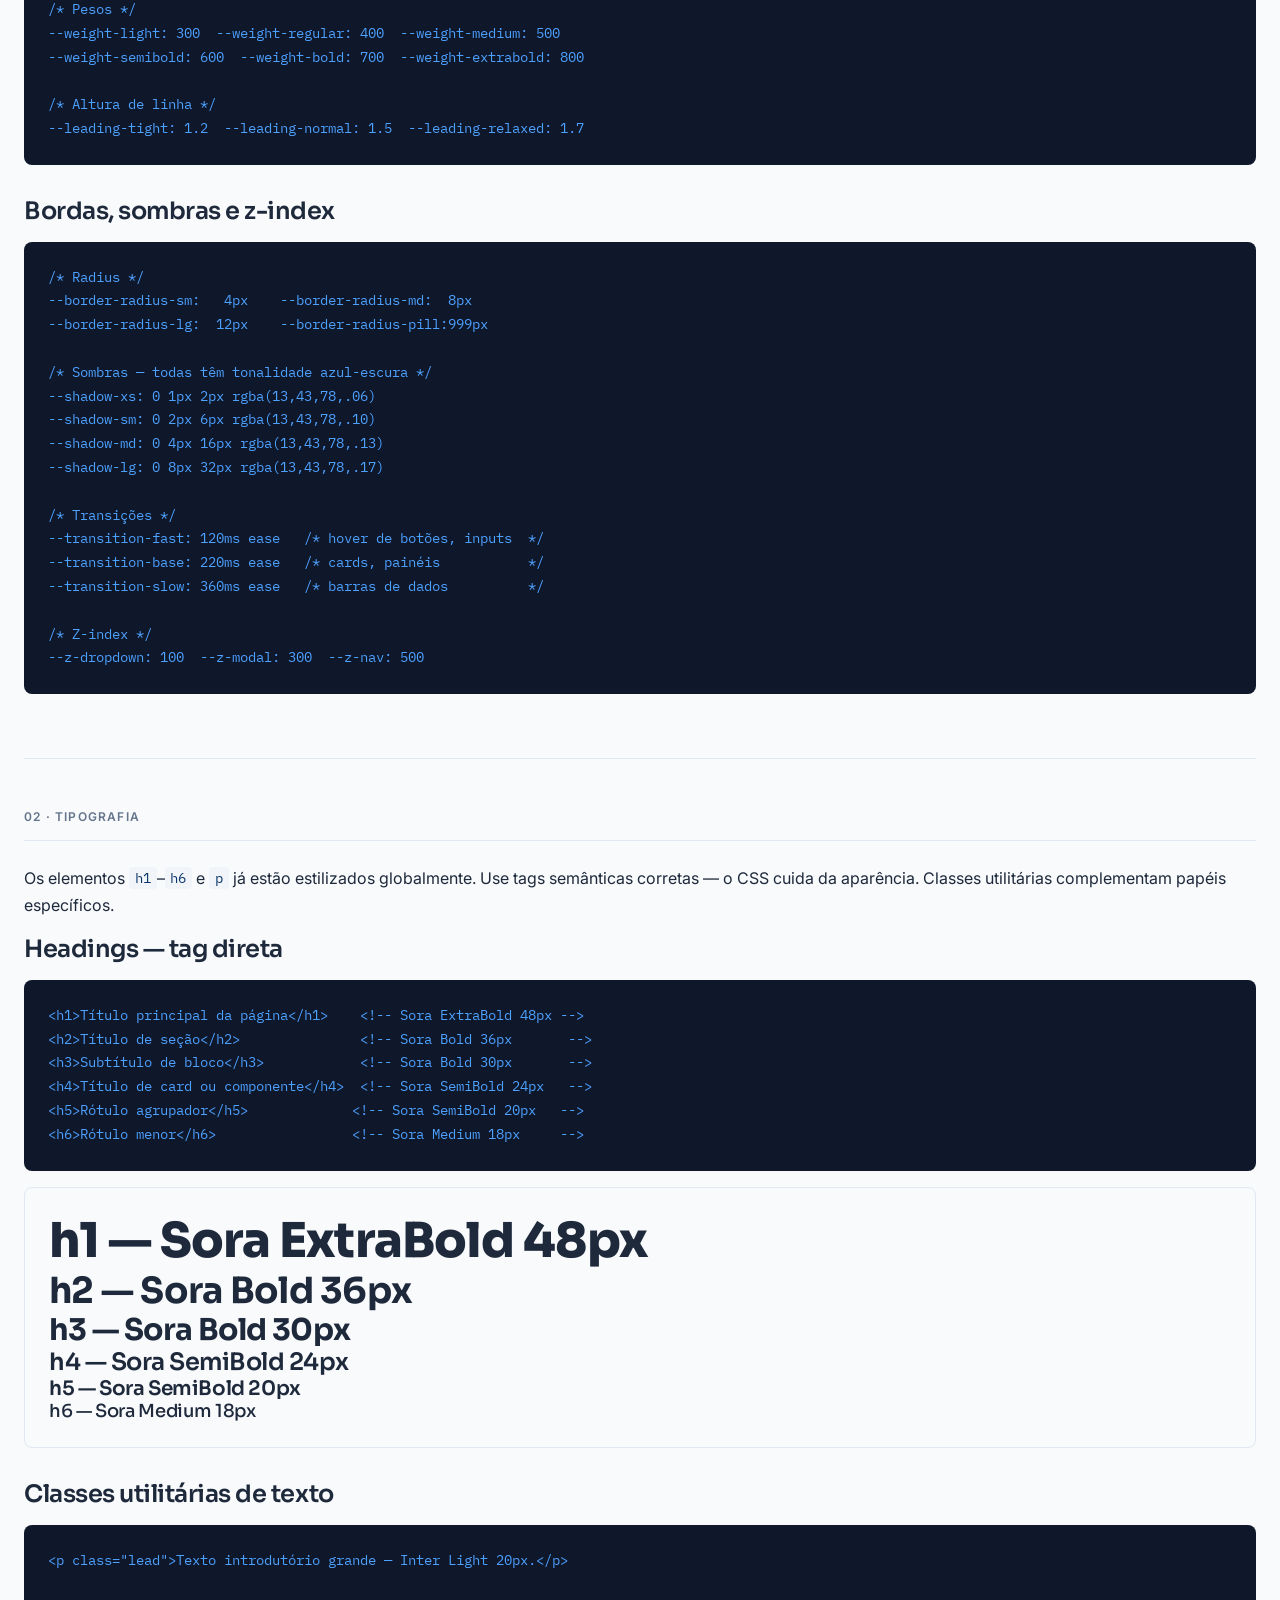
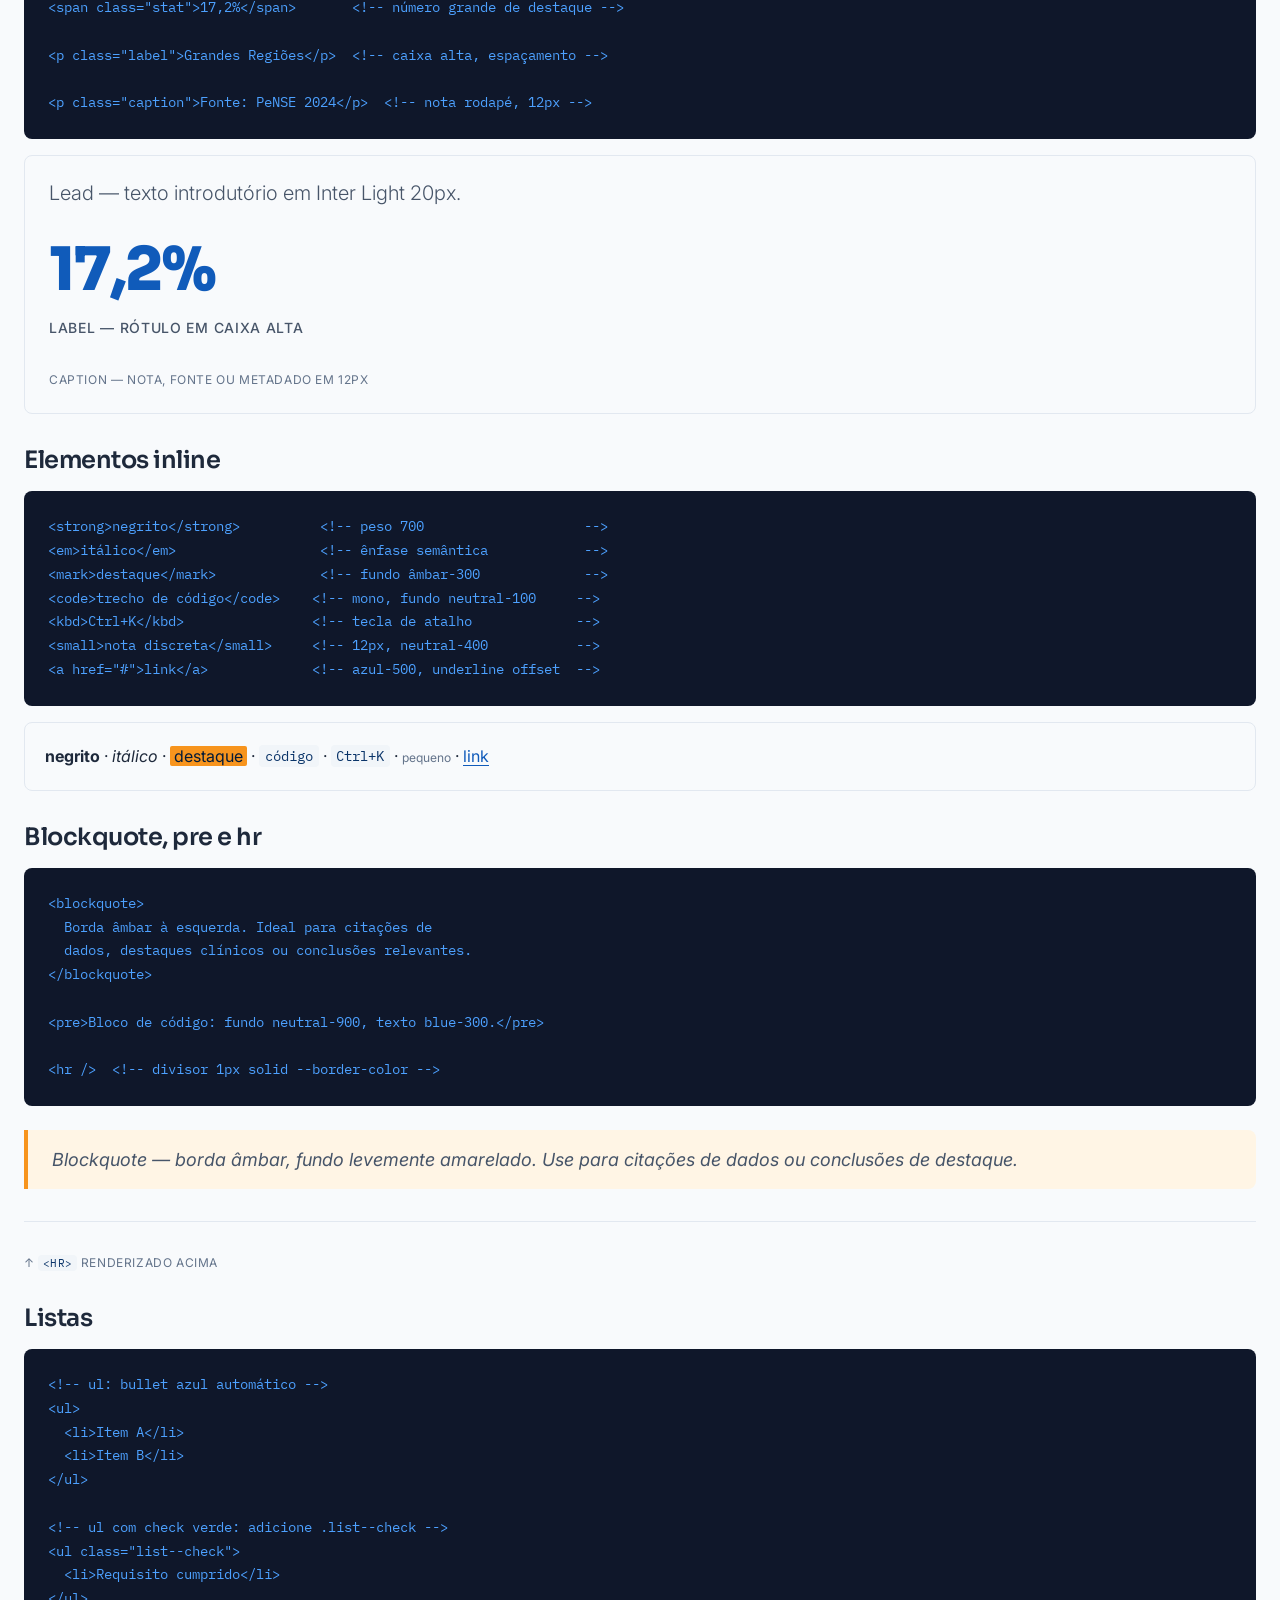
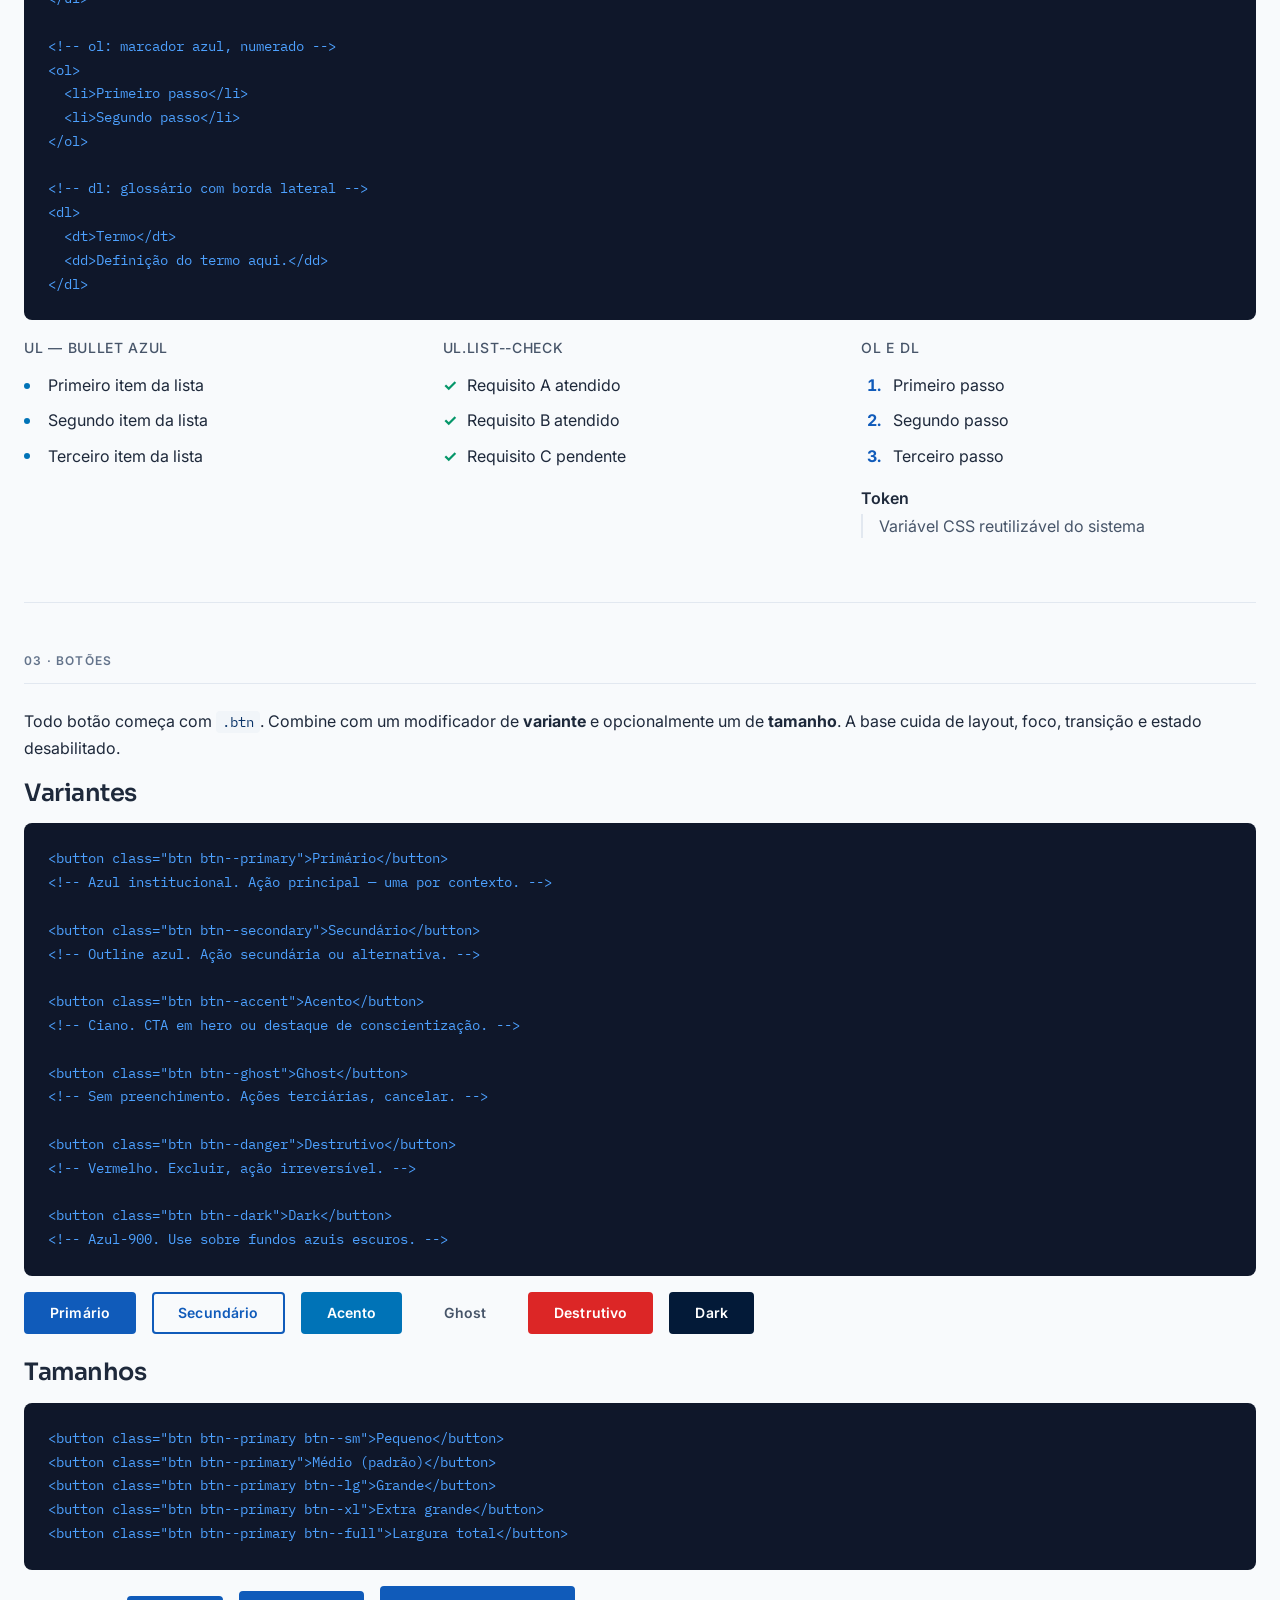
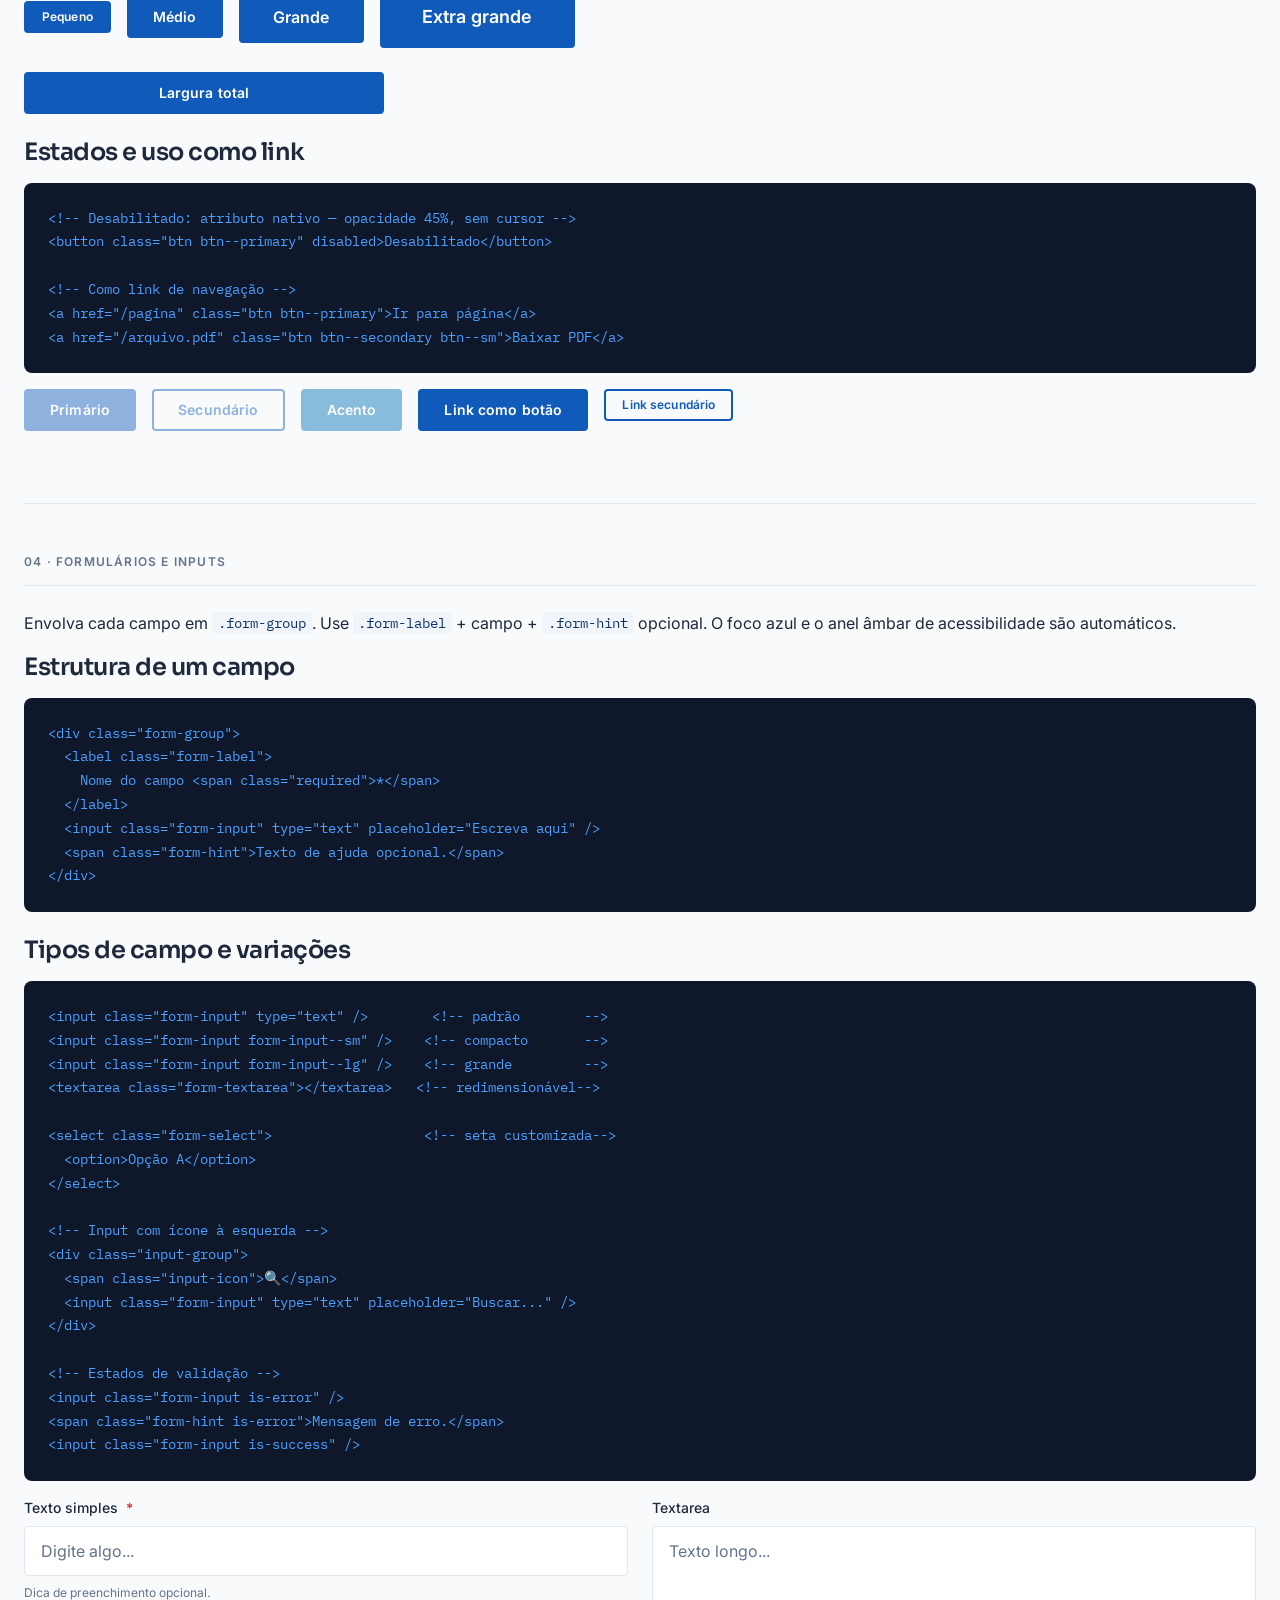
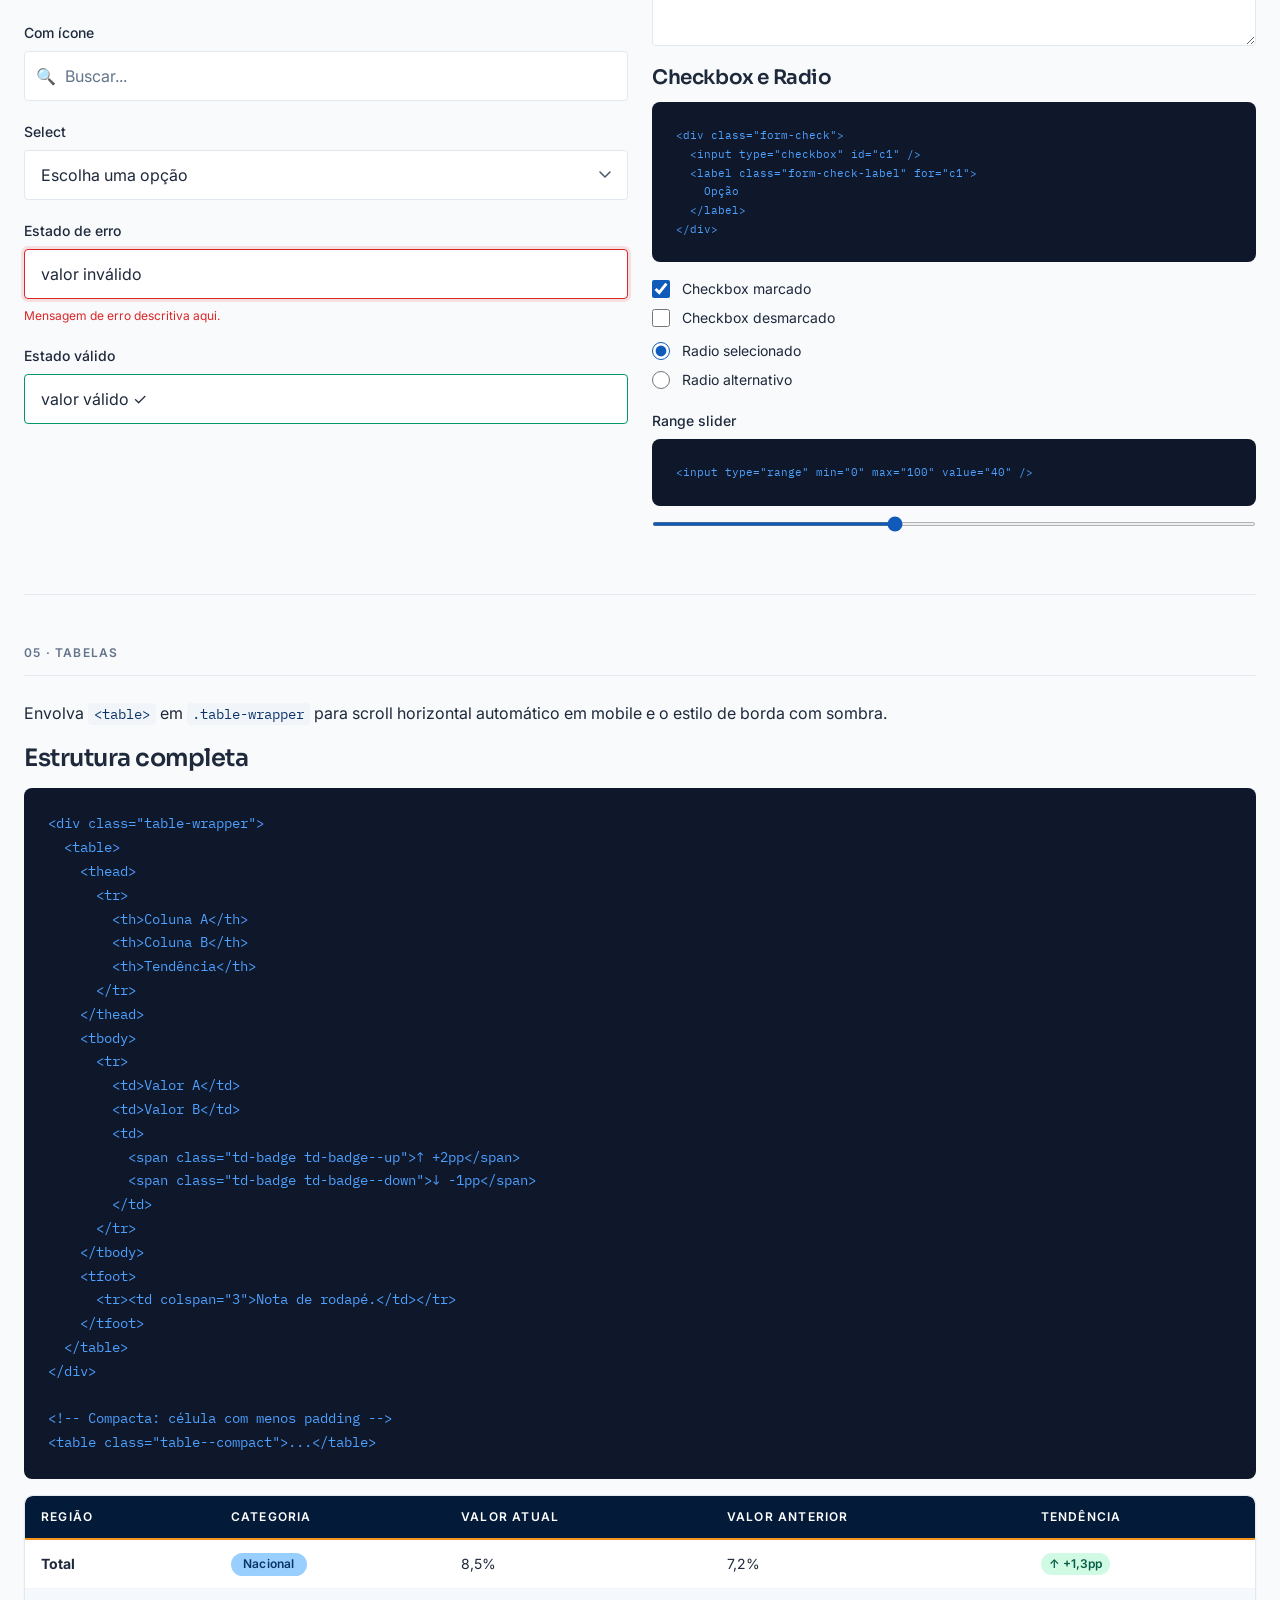
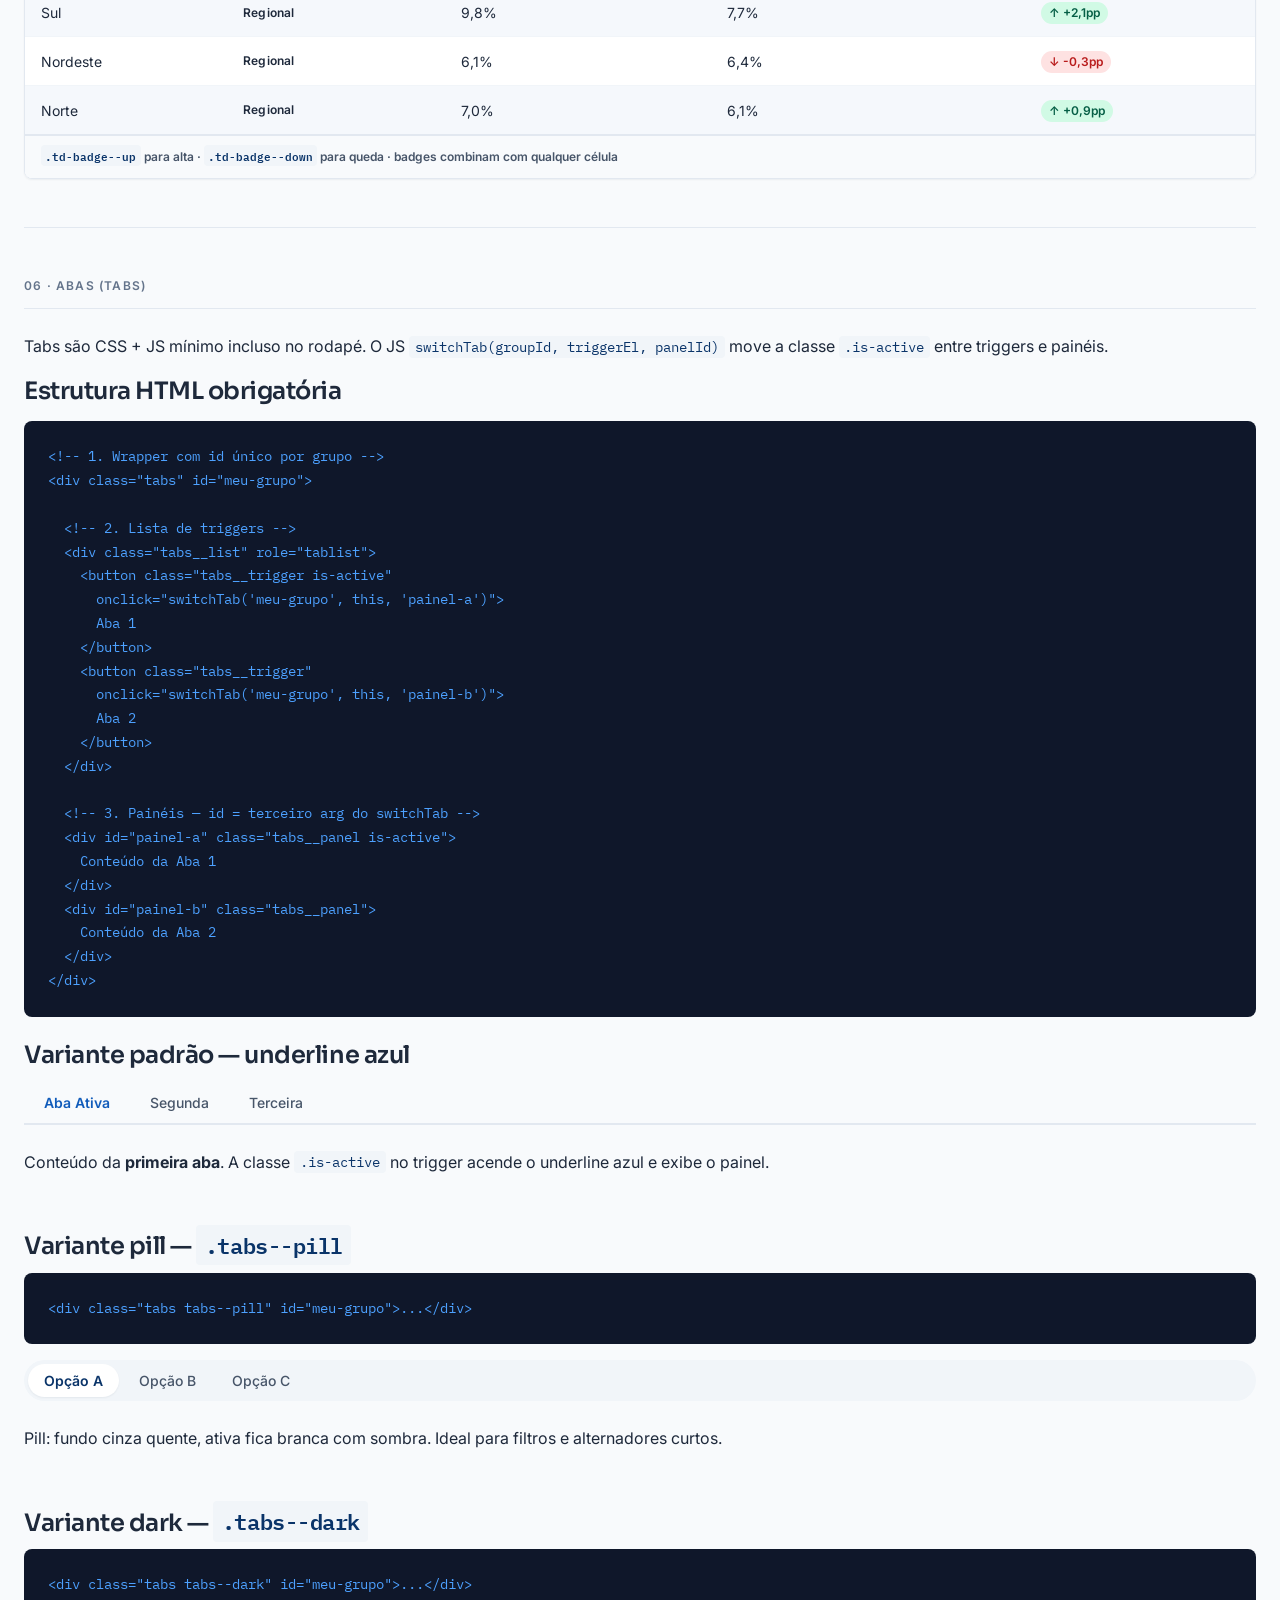
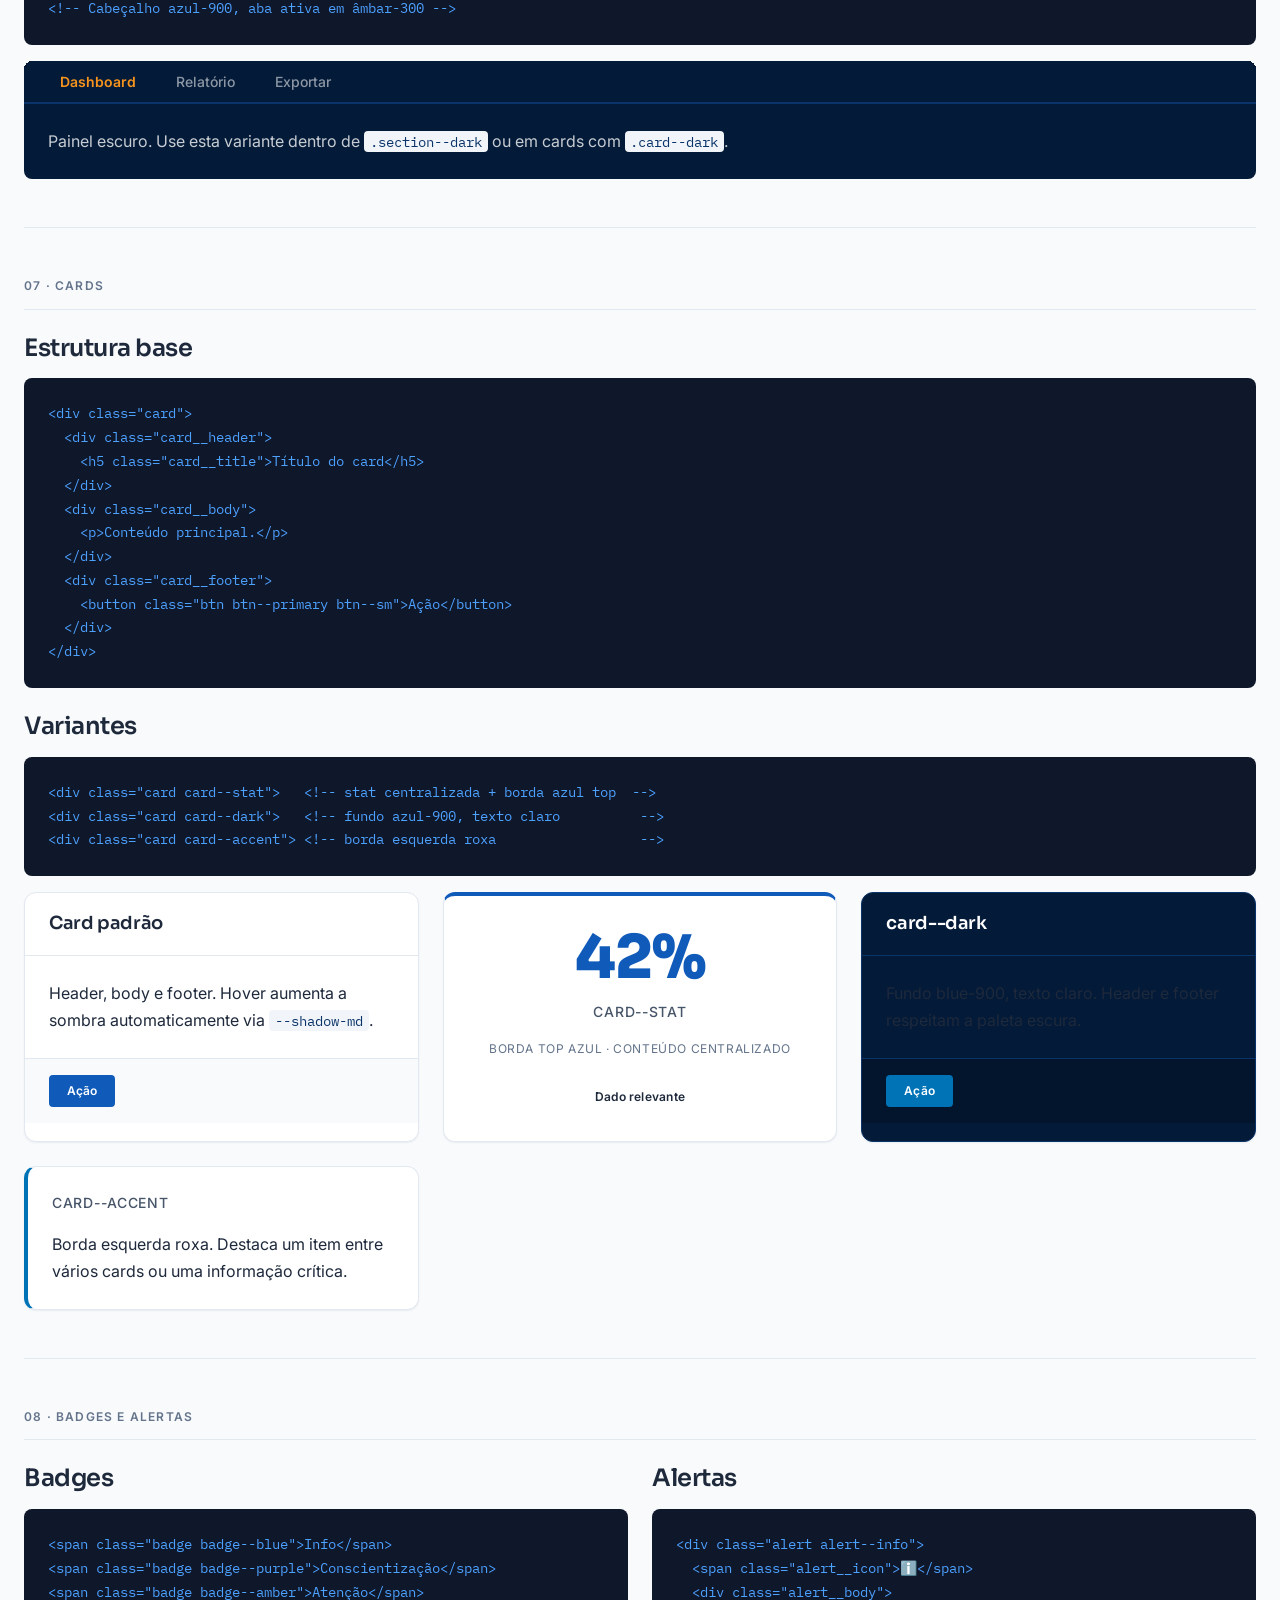
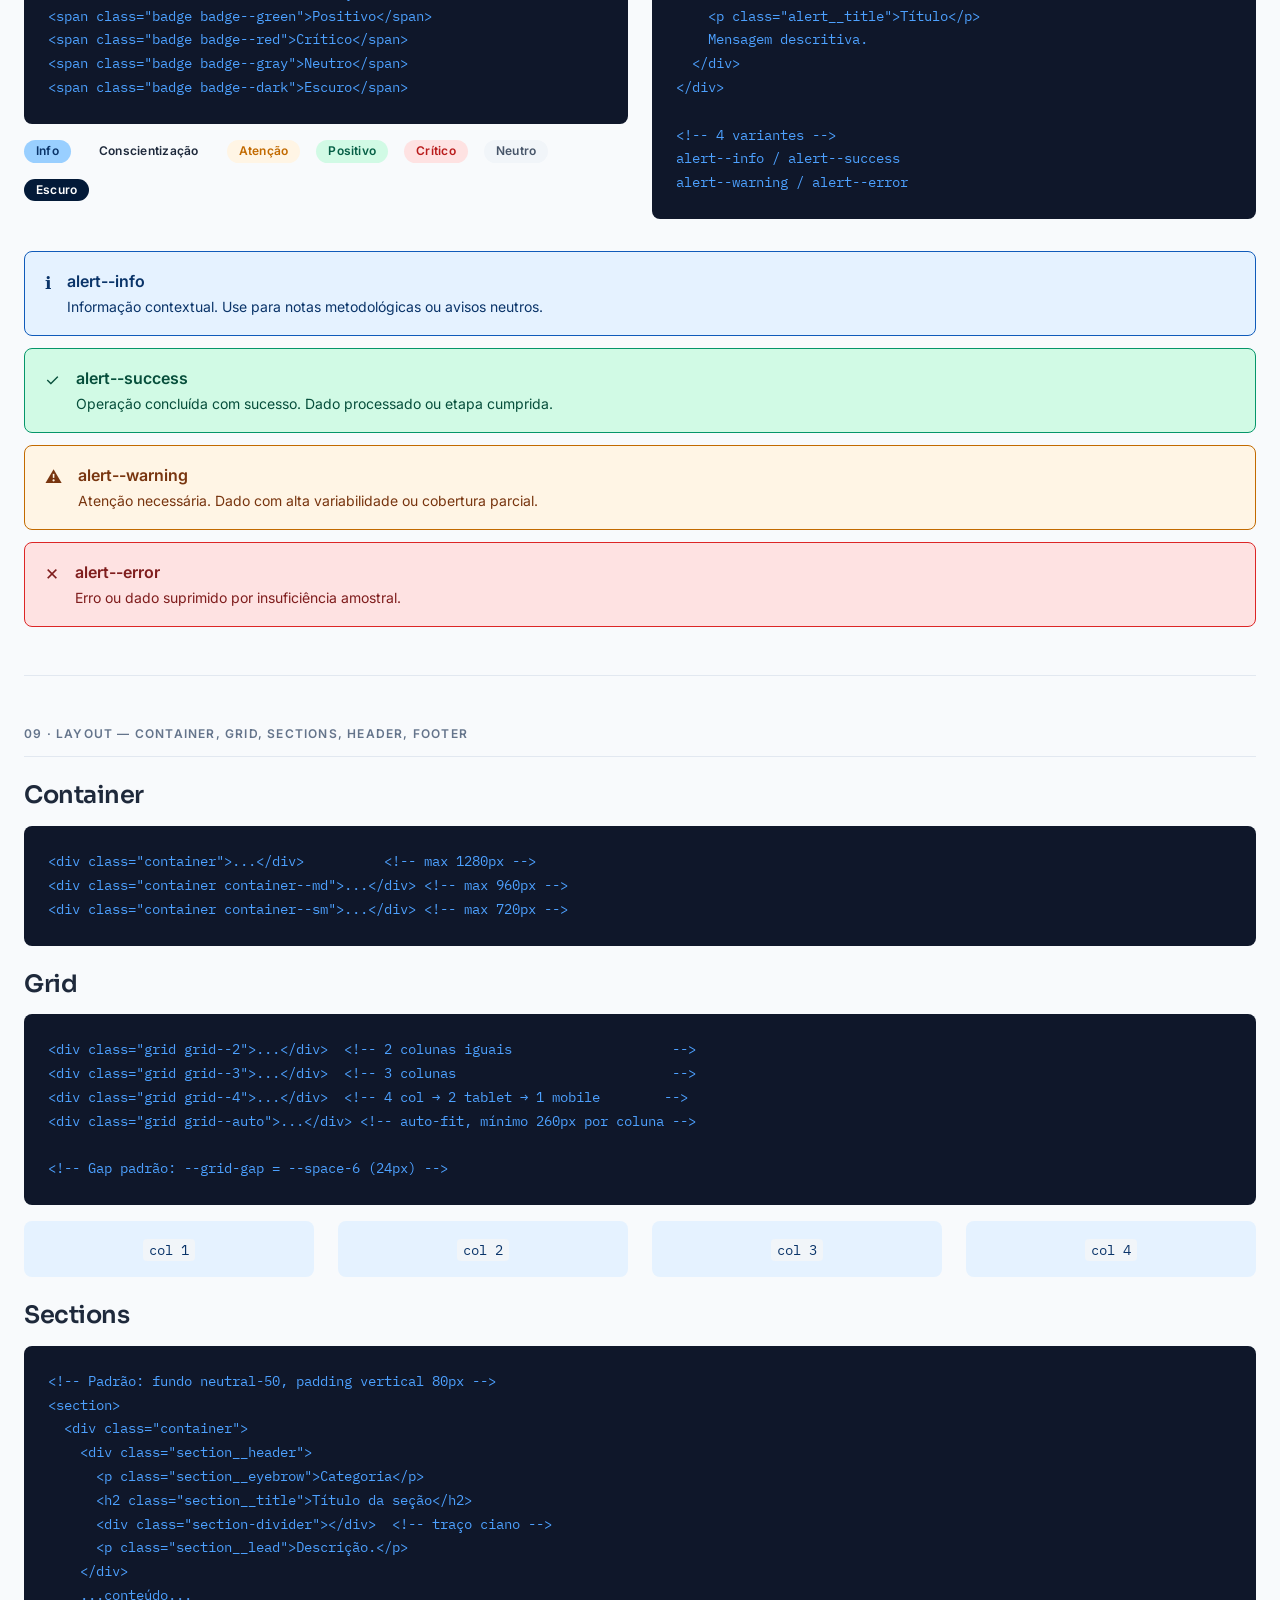
<file: dados/design-system.html>
<!DOCTYPE html>
<html lang="pt-BR">
<head>
  <meta charset="UTF-8" />
  <meta name="viewport" content="width=device-width, initial-scale=1.0" />
  <title>Design System — Escola do Futuro</title>
  <link rel="preconnect" href="https://fonts.googleapis.com" />
  <link href="https://fonts.googleapis.com/css2?family=Inter:wght@300;400;500;600;700&family=IBM+Plex+Mono:wght@400;500&family=Sora:wght@600;700;800&display=swap" rel="stylesheet" />
  <link rel="stylesheet" href="style.css" />
</head>
<body>

<!-- ══════════════════════════════════════════════════════════
     HEADER
══════════════════════════════════════════════════════════ -->
<header class="site-header">
  <a href="#" class="site-header__logo">
    <svg width="28" height="28" viewBox="0 0 28 28" fill="none">
      <rect width="28" height="28" rx="4" fill="#105BBA"/>
      <circle cx="14" cy="11" r="5" stroke="#F7941D" stroke-width="2" fill="none"/>
      <path d="M9 22 Q14 17 19 22" stroke="#F7941D" stroke-width="2" fill="none" stroke-linecap="round"/>
    </svg>
    Design<span class="site-header__logo-accent"> System</span>
  </a>
  <nav class="nav">
    <a href="#tokens"      class="nav__link is-active">Tokens</a>
    <a href="#tipografia"  class="nav__link">Tipografia</a>
    <a href="#botoes"      class="nav__link">Botões</a>
    <a href="#forms"       class="nav__link">Forms</a>
    <a href="#tabelas"     class="nav__link">Tabelas</a>
    <a href="#tabs"        class="nav__link">Tabs</a>
    <a href="#layout"      class="nav__link">Layout</a>
  </nav>
  <button class="btn btn--accent btn--sm">v1.0</button>
</header>

<!-- ══════════════════════════════════════════════════════════
     HERO
══════════════════════════════════════════════════════════ -->
<section class="hero">
  <div class="container">
    <span class="hero__eyebrow">Documentação · Design System</span>
    <h1 class="hero__title">Todas as classes,<br><mark>como e quando usar</mark></h1>
    <p class="hero__lead">Guia completo com exemplos ao vivo e trechos de código prontos para copiar. Cada seção mostra o resultado renderizado e o markup correspondente.</p>
    <div class="hero__actions">
      <a href="#tokens" class="btn btn--accent btn--lg">Começar pelo início</a>
      <a href="#botoes" class="btn btn--secondary btn--lg" style="border-color:rgba(255,255,255,.35);color:#fff;">Ir para Botões</a>
    </div>
    <p class="hero__source">HTML · CSS Custom Properties · Zero dependências</p>
  </div>
</section>

<!-- ══════════════════════════════════════════════════════════
     MAIN
══════════════════════════════════════════════════════════ -->
<main class="container" style="padding-top:var(--space-12);padding-bottom:var(--space-16);">

  <!-- ════════════════════════════
       01 · TOKENS
  ════════════════════════════ -->
  <div class="ds-section" id="tokens">
    <p class="ds-label">01 · Tokens — CSS Custom Properties</p>

    <p>Todos os valores do sistema vivem em <code>:root</code> como variáveis CSS. Use-os diretamente no seu CSS ou em estilos inline. <strong>Nunca escreva valores fixos</strong> — sempre referencie um token.</p>

    <div class="alert alert--info" style="margin:var(--space-6) 0;">
      <span class="alert__icon">ℹ️</span>
      <div class="alert__body">
        <p class="alert__title">Convenção de nomenclatura</p>
        <code>--categoria-escala</code> → ex: <code>--color-blue-500</code>, <code>--space-4</code>, <code>--text-lg</code>
      </div>
    </div>

    <h4 style="margin-bottom:var(--space-4);">Paleta — conceito de cores</h4>
    <p>A paleta combina três famílias com papéis distintos: <strong>azul</strong> para confiança e autoridade institucional (referência a saúde pública), <strong>ciano</strong> para conscientização e prevenção (Purple Ribbon — cor universal de prevenção ao abuso de substâncias), e <strong>âmbar</strong> para atenção e dados críticos sem alarmar.</p>

    <pre>/* ── Azul institucional (primário) ── */
--color-blue-900: #031A38   /* header, hero, fundo escuro     */
--color-blue-700: #0A3469   /* hover, bordas escuras           */
--color-blue-500: #105BBA   /* CTA primário, links, marcadores */
--color-blue-300: #4DA1FF   /* texto sobre fundo escuro        */
--color-blue-200: #99CFFF   /* badge, fundo suave              */
--color-blue-100: #E5F2FF   /* seção alternada clara           */

/* ── Ciano Tecnológico (acento secundário) ── */
--color-cyan-700: #005B8F  /* hover do acento                */
--color-cyan-500: #0073B7  /* botão accent, section-divider  */
--color-cyan-300: #00B4D8  /* texto sobre escuro             */
--color-cyan-100: #E0F7FA  /* fundo badge/alerta ciano        */

/* ── Âmbar atenção ── */
--color-amber-500: #C26A00   /* alerta, dado crítico           */
--color-amber-300: #F7941D   /* acento sobre fundo escuro, foco*/
--color-amber-100: #FFF5E5   /* fundo warning                  */

/* ── Semânticas ── */
--color-success:       #059669
--color-success-light: #D1FAE5
--color-warning:       #C26A00
--color-warning-light: #FFF5E5
--color-error:         #DC2626
--color-error-light:   #FEE2E2
--color-info:          #105BBA
--color-info-light:    #E5F2FF

/* ── Neutros quentes ── */
--color-neutral-50:  #F8FAFC   /* fundo da página               */
--color-neutral-100: #F1F5F9   /* fundo de campos, zebra        */
--color-neutral-200: #E2E8F0   /* bordas, divisores             */
--color-neutral-400: #94A3B8   /* placeholder, ícones           */
--color-neutral-600: #475569   /* texto secundário              */
--color-neutral-800: #1E293B   /* texto principal               */
--color-neutral-900: #0F172A   /* fundo de código, dark extreme */</pre>

    <p class="label" style="margin-bottom:var(--space-4);">Swatches visuais</p>
    <div class="ds-row">
      <div class="swatch"><div class="swatch__color" style="background:#031A38;"></div><span class="swatch__name">blue-900</span><span class="swatch__hex">#031A38</span></div>
      <div class="swatch"><div class="swatch__color" style="background:#0A3469;"></div><span class="swatch__name">blue-700</span><span class="swatch__hex">#0A3469</span></div>
      <div class="swatch"><div class="swatch__color" style="background:#105BBA;"></div><span class="swatch__name">blue-500</span><span class="swatch__hex">#105BBA</span></div>
      <div class="swatch"><div class="swatch__color" style="background:#99CFFF;"></div><span class="swatch__name">blue-200</span><span class="swatch__hex">#99CFFF</span></div>
      <div class="swatch"><div class="swatch__color" style="background:#005B8F;"></div><span class="swatch__name">cyan-700</span><span class="swatch__hex">#005B8F</span></div>
      <div class="swatch"><div class="swatch__color" style="background:#0073B7;"></div><span class="swatch__name">cyan-500</span><span class="swatch__hex">#0073B7</span></div>
      <div class="swatch"><div class="swatch__color" style="background:#E0F7FA;"></div><span class="swatch__name">cyan-100</span><span class="swatch__hex">#E0F7FA</span></div>
      <div class="swatch"><div class="swatch__color" style="background:#C26A00;"></div><span class="swatch__name">amber-500</span><span class="swatch__hex">#C26A00</span></div>
      <div class="swatch"><div class="swatch__color" style="background:#F7941D;"></div><span class="swatch__name">amber-300</span><span class="swatch__hex">#F7941D</span></div>
      <div class="swatch"><div class="swatch__color" style="background:#059669;"></div><span class="swatch__name">success</span><span class="swatch__hex">#059669</span></div>
      <div class="swatch"><div class="swatch__color" style="background:#DC2626;"></div><span class="swatch__name">error</span><span class="swatch__hex">#DC2626</span></div>
      <div class="swatch"><div class="swatch__color" style="background:#F8FAFC;border:1px solid #D6D3CE;"></div><span class="swatch__name">neutral-50</span><span class="swatch__hex">#F8FAFC</span></div>
      <div class="swatch"><div class="swatch__color" style="background:#1E293B;"></div><span class="swatch__name">neutral-800</span><span class="swatch__hex">#1E293B</span></div>
    </div>

    <h4 style="margin:var(--space-8) 0 var(--space-4);">Cores de dado — Gênero</h4>
    <pre>--color-data-male:   #105BBA   /* Azul  — Homem  */
--color-data-female: #0073B7   /* Ciano — Mulher */

/* Uso em barras e gráficos */
&lt;div class="data-bar__fill data-bar__fill--male"  style="width:62%"&gt;&lt;/div&gt;
&lt;div class="data-bar__fill data-bar__fill--female" style="width:55%"&gt;&lt;/div&gt;</pre>

    <h4 style="margin:var(--space-8) 0 var(--space-4);">Espaçamento — escala base 4px</h4>
    <pre>--space-1:  0.25rem  /*  4px */    --space-8:  2rem    /* 32px */
--space-2:  0.5rem   /*  8px */    --space-10: 2.5rem  /* 40px */
--space-3:  0.75rem  /* 12px */    --space-12: 3rem    /* 48px */
--space-4:  1rem     /* 16px */    --space-16: 4rem    /* 64px */
--space-6:  1.5rem   /* 24px */    --space-24: 6rem    /* 96px */

/* Uso */
.meu-bloco {
  padding:       var(--space-4) var(--space-6);
  margin-bottom: var(--space-8);
  gap:           var(--space-3);
}</pre>

    <h4 style="margin:var(--space-8) 0 var(--space-4);">Tipografia — tokens</h4>
    <pre>--font-display: 'Sora'       /* títulos e stats       */
--font-body:    'Inter'      /* corpo e UI             */
--font-mono:    'IBM Plex Mono'  /* código e dados     */

/* Tamanhos */
--text-xs: 0.75rem  --text-sm: 0.875rem  --text-base: 1rem
--text-lg: 1.125rem --text-xl: 1.25rem   --text-2xl:  1.5rem
--text-4xl: 2.25rem --text-5xl: 3rem     --text-6xl:  3.75rem

/* Pesos */
--weight-light: 300  --weight-regular: 400  --weight-medium: 500
--weight-semibold: 600  --weight-bold: 700  --weight-extrabold: 800

/* Altura de linha */
--leading-tight: 1.2  --leading-normal: 1.5  --leading-relaxed: 1.7</pre>

    <h4 style="margin:var(--space-8) 0 var(--space-4);">Bordas, sombras e z-index</h4>
    <pre>/* Radius */
--border-radius-sm:   4px    --border-radius-md:  8px
--border-radius-lg:  12px    --border-radius-pill:999px

/* Sombras — todas têm tonalidade azul-escura */
--shadow-xs: 0 1px 2px rgba(13,43,78,.06)
--shadow-sm: 0 2px 6px rgba(13,43,78,.10)
--shadow-md: 0 4px 16px rgba(13,43,78,.13)
--shadow-lg: 0 8px 32px rgba(13,43,78,.17)

/* Transições */
--transition-fast: 120ms ease   /* hover de botões, inputs  */
--transition-base: 220ms ease   /* cards, painéis           */
--transition-slow: 360ms ease   /* barras de dados          */

/* Z-index */
--z-dropdown: 100  --z-modal: 300  --z-nav: 500</pre>
  </div>

  <!-- ════════════════════════════
       02 · TIPOGRAFIA
  ════════════════════════════ -->
  <div class="ds-section" id="tipografia">
    <p class="ds-label">02 · Tipografia</p>

    <p>Os elementos <code>h1</code>–<code>h6</code> e <code>p</code> já estão estilizados globalmente. Use tags semânticas corretas — o CSS cuida da aparência. Classes utilitárias complementam papéis específicos.</p>

    <h4 style="margin-bottom:var(--space-4);">Headings — tag direta</h4>
    <pre>&lt;h1&gt;Título principal da página&lt;/h1&gt;    &lt;!-- Sora ExtraBold 48px --&gt;
&lt;h2&gt;Título de seção&lt;/h2&gt;               &lt;!-- Sora Bold 36px       --&gt;
&lt;h3&gt;Subtítulo de bloco&lt;/h3&gt;            &lt;!-- Sora Bold 30px       --&gt;
&lt;h4&gt;Título de card ou componente&lt;/h4&gt;  &lt;!-- Sora SemiBold 24px   --&gt;
&lt;h5&gt;Rótulo agrupador&lt;/h5&gt;             &lt;!-- Sora SemiBold 20px   --&gt;
&lt;h6&gt;Rótulo menor&lt;/h6&gt;                 &lt;!-- Sora Medium 18px     --&gt;</pre>

    <div style="border:1px solid var(--border-color);border-radius:var(--border-radius-md);padding:var(--space-6);margin-bottom:var(--space-8);">
      <h1>h1 — Sora ExtraBold 48px</h1>
      <h2>h2 — Sora Bold 36px</h2>
      <h3>h3 — Sora Bold 30px</h3>
      <h4>h4 — Sora SemiBold 24px</h4>
      <h5>h5 — Sora SemiBold 20px</h5>
      <h6>h6 — Sora Medium 18px</h6>
    </div>

    <h4 style="margin-bottom:var(--space-4);">Classes utilitárias de texto</h4>
    <pre>&lt;p class="lead"&gt;Texto introdutório grande — Inter Light 20px.&lt;/p&gt;

&lt;span class="stat"&gt;17,2%&lt;/span&gt;       &lt;!-- número grande de destaque --&gt;

&lt;p class="label"&gt;Grandes Regiões&lt;/p&gt;  &lt;!-- caixa alta, espaçamento --&gt;

&lt;p class="caption"&gt;Fonte: PeNSE 2024&lt;/p&gt;  &lt;!-- nota rodapé, 12px --&gt;</pre>

    <div style="border:1px solid var(--border-color);border-radius:var(--border-radius-md);padding:var(--space-6);margin-bottom:var(--space-8);display:flex;flex-direction:column;gap:var(--space-4);">
      <p class="lead">Lead — texto introdutório em Inter Light 20px.</p>
      <span class="stat">17,2%</span>
      <p class="label">Label — rótulo em caixa alta</p>
      <p class="caption">Caption — nota, fonte ou metadado em 12px</p>
    </div>

    <h4 style="margin-bottom:var(--space-4);">Elementos inline</h4>
    <pre>&lt;strong&gt;negrito&lt;/strong&gt;          &lt;!-- peso 700                    --&gt;
&lt;em&gt;itálico&lt;/em&gt;                  &lt;!-- ênfase semântica            --&gt;
&lt;mark&gt;destaque&lt;/mark&gt;             &lt;!-- fundo âmbar-300             --&gt;
&lt;code&gt;trecho de código&lt;/code&gt;    &lt;!-- mono, fundo neutral-100     --&gt;
&lt;kbd&gt;Ctrl+K&lt;/kbd&gt;                &lt;!-- tecla de atalho             --&gt;
&lt;small&gt;nota discreta&lt;/small&gt;     &lt;!-- 12px, neutral-400           --&gt;
&lt;a href="#"&gt;link&lt;/a&gt;             &lt;!-- azul-500, underline offset  --&gt;</pre>

    <div style="border:1px solid var(--border-color);border-radius:var(--border-radius-md);padding:var(--space-5);margin-bottom:var(--space-8);">
      <p><strong>negrito</strong> · <em>itálico</em> · <mark>destaque</mark> · <code>código</code> · <kbd>Ctrl+K</kbd> · <small>pequeno</small> · <a href="#">link</a></p>
    </div>

    <h4 style="margin-bottom:var(--space-4);">Blockquote, pre e hr</h4>
    <pre>&lt;blockquote&gt;
  Borda âmbar à esquerda. Ideal para citações de
  dados, destaques clínicos ou conclusões relevantes.
&lt;/blockquote&gt;

&lt;pre&gt;Bloco de código: fundo neutral-900, texto blue-300.&lt;/pre&gt;

&lt;hr /&gt;  &lt;!-- divisor 1px solid --border-color --&gt;</pre>

    <blockquote>Blockquote — borda âmbar, fundo levemente amarelado. Use para citações de dados ou conclusões de destaque.</blockquote>
    <hr />
    <p class="caption" style="margin-top:var(--space-2);">↑ <code>&lt;hr&gt;</code> renderizado acima</p>

    <h4 style="margin:var(--space-8) 0 var(--space-4);">Listas</h4>
    <pre>&lt;!-- ul: bullet azul automático --&gt;
&lt;ul&gt;
  &lt;li&gt;Item A&lt;/li&gt;
  &lt;li&gt;Item B&lt;/li&gt;
&lt;/ul&gt;

&lt;!-- ul com check verde: adicione .list--check --&gt;
&lt;ul class="list--check"&gt;
  &lt;li&gt;Requisito cumprido&lt;/li&gt;
&lt;/ul&gt;

&lt;!-- ol: marcador azul, numerado --&gt;
&lt;ol&gt;
  &lt;li&gt;Primeiro passo&lt;/li&gt;
  &lt;li&gt;Segundo passo&lt;/li&gt;
&lt;/ol&gt;

&lt;!-- dl: glossário com borda lateral --&gt;
&lt;dl&gt;
  &lt;dt&gt;Termo&lt;/dt&gt;
  &lt;dd&gt;Definição do termo aqui.&lt;/dd&gt;
&lt;/dl&gt;</pre>

    <div class="grid grid--3" style="margin-top:var(--space-4);">
      <div>
        <p class="label" style="margin-bottom:var(--space-3);">ul — bullet azul</p>
        <ul>
          <li>Primeiro item da lista</li>
          <li>Segundo item da lista</li>
          <li>Terceiro item da lista</li>
        </ul>
      </div>
      <div>
        <p class="label" style="margin-bottom:var(--space-3);">ul.list--check</p>
        <ul class="list--check">
          <li>Requisito A atendido</li>
          <li>Requisito B atendido</li>
          <li>Requisito C pendente</li>
        </ul>
      </div>
      <div>
        <p class="label" style="margin-bottom:var(--space-3);">ol e dl</p>
        <ol>
          <li>Primeiro passo</li>
          <li>Segundo passo</li>
          <li>Terceiro passo</li>
        </ol>
        <dl style="margin-top:var(--space-4);">
          <dt>Token</dt>
          <dd>Variável CSS reutilizável do sistema</dd>
        </dl>
      </div>
    </div>
  </div>

  <!-- ════════════════════════════
       03 · BOTÕES
  ════════════════════════════ -->
  <div class="ds-section" id="botoes">
    <p class="ds-label">03 · Botões</p>

    <p>Todo botão começa com <code>.btn</code>. Combine com um modificador de <strong>variante</strong> e opcionalmente um de <strong>tamanho</strong>. A base cuida de layout, foco, transição e estado desabilitado.</p>

    <h4 style="margin-bottom:var(--space-4);">Variantes</h4>
    <pre>&lt;button class="btn btn--primary"&gt;Primário&lt;/button&gt;
&lt;!-- Azul institucional. Ação principal — uma por contexto. --&gt;

&lt;button class="btn btn--secondary"&gt;Secundário&lt;/button&gt;
&lt;!-- Outline azul. Ação secundária ou alternativa. --&gt;

&lt;button class="btn btn--accent"&gt;Acento&lt;/button&gt;
&lt;!-- Ciano. CTA em hero ou destaque de conscientização. --&gt;

&lt;button class="btn btn--ghost"&gt;Ghost&lt;/button&gt;
&lt;!-- Sem preenchimento. Ações terciárias, cancelar. --&gt;

&lt;button class="btn btn--danger"&gt;Destrutivo&lt;/button&gt;
&lt;!-- Vermelho. Excluir, ação irreversível. --&gt;

&lt;button class="btn btn--dark"&gt;Dark&lt;/button&gt;
&lt;!-- Azul-900. Use sobre fundos azuis escuros. --&gt;</pre>

    <div class="ds-row">
      <button class="btn btn--primary">Primário</button>
      <button class="btn btn--secondary">Secundário</button>
      <button class="btn btn--accent">Acento</button>
      <button class="btn btn--ghost">Ghost</button>
      <button class="btn btn--danger">Destrutivo</button>
      <button class="btn btn--dark">Dark</button>
    </div>

    <h4 style="margin-bottom:var(--space-4);">Tamanhos</h4>
    <pre>&lt;button class="btn btn--primary btn--sm"&gt;Pequeno&lt;/button&gt;
&lt;button class="btn btn--primary"&gt;Médio (padrão)&lt;/button&gt;
&lt;button class="btn btn--primary btn--lg"&gt;Grande&lt;/button&gt;
&lt;button class="btn btn--primary btn--xl"&gt;Extra grande&lt;/button&gt;
&lt;button class="btn btn--primary btn--full"&gt;Largura total&lt;/button&gt;</pre>

    <div class="ds-row" style="align-items:center;">
      <button class="btn btn--primary btn--sm">Pequeno</button>
      <button class="btn btn--primary">Médio</button>
      <button class="btn btn--primary btn--lg">Grande</button>
      <button class="btn btn--primary btn--xl">Extra grande</button>
    </div>
    <div style="max-width:360px;margin-bottom:var(--space-6);">
      <button class="btn btn--primary btn--full">Largura total</button>
    </div>

    <h4 style="margin-bottom:var(--space-4);">Estados e uso como link</h4>
    <pre>&lt;!-- Desabilitado: atributo nativo — opacidade 45%, sem cursor --&gt;
&lt;button class="btn btn--primary" disabled&gt;Desabilitado&lt;/button&gt;

&lt;!-- Como link de navegação --&gt;
&lt;a href="/pagina" class="btn btn--primary"&gt;Ir para página&lt;/a&gt;
&lt;a href="/arquivo.pdf" class="btn btn--secondary btn--sm"&gt;Baixar PDF&lt;/a&gt;</pre>

    <div class="ds-row">
      <button class="btn btn--primary" disabled>Primário</button>
      <button class="btn btn--secondary" disabled>Secundário</button>
      <button class="btn btn--accent" disabled>Acento</button>
      <a href="#" class="btn btn--primary">Link como botão</a>
      <a href="#" class="btn btn--secondary btn--sm">Link secundário</a>
    </div>
  </div>

  <!-- ════════════════════════════
       04 · FORMULÁRIOS
  ════════════════════════════ -->
  <div class="ds-section" id="forms">
    <p class="ds-label">04 · Formulários e Inputs</p>

    <p>Envolva cada campo em <code>.form-group</code>. Use <code>.form-label</code> + campo + <code>.form-hint</code> opcional. O foco azul e o anel âmbar de acessibilidade são automáticos.</p>

    <h4 style="margin-bottom:var(--space-4);">Estrutura de um campo</h4>
    <pre>&lt;div class="form-group"&gt;
  &lt;label class="form-label"&gt;
    Nome do campo &lt;span class="required"&gt;*&lt;/span&gt;
  &lt;/label&gt;
  &lt;input class="form-input" type="text" placeholder="Escreva aqui" /&gt;
  &lt;span class="form-hint"&gt;Texto de ajuda opcional.&lt;/span&gt;
&lt;/div&gt;</pre>

    <h4 style="margin:var(--space-6) 0 var(--space-4);">Tipos de campo e variações</h4>
    <pre>&lt;input class="form-input" type="text" /&gt;        &lt;!-- padrão        --&gt;
&lt;input class="form-input form-input--sm" /&gt;    &lt;!-- compacto       --&gt;
&lt;input class="form-input form-input--lg" /&gt;    &lt;!-- grande         --&gt;
&lt;textarea class="form-textarea"&gt;&lt;/textarea&gt;   &lt;!-- redimensionável--&gt;

&lt;select class="form-select"&gt;                   &lt;!-- seta customizada--&gt;
  &lt;option&gt;Opção A&lt;/option&gt;
&lt;/select&gt;

&lt;!-- Input com ícone à esquerda --&gt;
&lt;div class="input-group"&gt;
  &lt;span class="input-icon"&gt;🔍&lt;/span&gt;
  &lt;input class="form-input" type="text" placeholder="Buscar..." /&gt;
&lt;/div&gt;

&lt;!-- Estados de validação --&gt;
&lt;input class="form-input is-error" /&gt;
&lt;span class="form-hint is-error"&gt;Mensagem de erro.&lt;/span&gt;
&lt;input class="form-input is-success" /&gt;</pre>

    <div class="grid grid--2" style="margin-top:var(--space-4);">
      <div>
        <div class="form-group">
          <label class="form-label">Texto simples <span class="required">*</span></label>
          <input class="form-input" type="text" placeholder="Digite algo..." />
          <span class="form-hint">Dica de preenchimento opcional.</span>
        </div>
        <div class="form-group">
          <label class="form-label">Com ícone</label>
          <div class="input-group">
            <span class="input-icon">🔍</span>
            <input class="form-input" type="text" placeholder="Buscar..." />
          </div>
        </div>
        <div class="form-group">
          <label class="form-label">Select</label>
          <select class="form-select">
            <option>Escolha uma opção</option>
            <option>Opção A</option>
            <option>Opção B</option>
          </select>
        </div>
        <div class="form-group">
          <label class="form-label">Estado de erro</label>
          <input class="form-input is-error" type="text" value="valor inválido" />
          <span class="form-hint is-error">Mensagem de erro descritiva aqui.</span>
        </div>
        <div class="form-group">
          <label class="form-label">Estado válido</label>
          <input class="form-input is-success" type="text" value="valor válido ✓" />
        </div>
      </div>
      <div>
        <div class="form-group">
          <label class="form-label">Textarea</label>
          <textarea class="form-textarea" placeholder="Texto longo..."></textarea>
        </div>
        <h5 style="margin-bottom:var(--space-3);">Checkbox e Radio</h5>
        <pre style="font-size:11px;margin-bottom:var(--space-4);">&lt;div class="form-check"&gt;
  &lt;input type="checkbox" id="c1" /&gt;
  &lt;label class="form-check-label" for="c1"&gt;
    Opção
  &lt;/label&gt;
&lt;/div&gt;</pre>
        <div class="form-check">
          <input type="checkbox" id="ck1" checked />
          <label class="form-check-label" for="ck1">Checkbox marcado</label>
        </div>
        <div class="form-check">
          <input type="checkbox" id="ck2" />
          <label class="form-check-label" for="ck2">Checkbox desmarcado</label>
        </div>
        <div class="form-check" style="margin-top:var(--space-3);">
          <input type="radio" id="ra" name="demo" checked />
          <label class="form-check-label" for="ra">Radio selecionado</label>
        </div>
        <div class="form-check">
          <input type="radio" id="rb" name="demo" />
          <label class="form-check-label" for="rb">Radio alternativo</label>
        </div>
        <div class="form-group" style="margin-top:var(--space-5);">
          <label class="form-label">Range slider</label>
          <pre style="font-size:11px;margin-bottom:var(--space-2);">&lt;input type="range" min="0" max="100" value="40" /&gt;</pre>
          <input type="range" min="0" max="100" value="40" />
        </div>
      </div>
    </div>
  </div>

  <!-- ════════════════════════════
       05 · TABELAS
  ════════════════════════════ -->
  <div class="ds-section" id="tabelas">
    <p class="ds-label">05 · Tabelas</p>

    <p>Envolva <code>&lt;table&gt;</code> em <code>.table-wrapper</code> para scroll horizontal automático em mobile e o estilo de borda com sombra.</p>

    <h4 style="margin-bottom:var(--space-4);">Estrutura completa</h4>
    <pre>&lt;div class="table-wrapper"&gt;
  &lt;table&gt;
    &lt;thead&gt;
      &lt;tr&gt;
        &lt;th&gt;Coluna A&lt;/th&gt;
        &lt;th&gt;Coluna B&lt;/th&gt;
        &lt;th&gt;Tendência&lt;/th&gt;
      &lt;/tr&gt;
    &lt;/thead&gt;
    &lt;tbody&gt;
      &lt;tr&gt;
        &lt;td&gt;Valor A&lt;/td&gt;
        &lt;td&gt;Valor B&lt;/td&gt;
        &lt;td&gt;
          &lt;span class="td-badge td-badge--up"&gt;↑ +2pp&lt;/span&gt;
          &lt;span class="td-badge td-badge--down"&gt;↓ -1pp&lt;/span&gt;
        &lt;/td&gt;
      &lt;/tr&gt;
    &lt;/tbody&gt;
    &lt;tfoot&gt;
      &lt;tr&gt;&lt;td colspan="3"&gt;Nota de rodapé.&lt;/td&gt;&lt;/tr&gt;
    &lt;/tfoot&gt;
  &lt;/table&gt;
&lt;/div&gt;

&lt;!-- Compacta: célula com menos padding --&gt;
&lt;table class="table--compact"&gt;...&lt;/table&gt;</pre>

    <div class="table-wrapper">
      <table>
        <thead>
          <tr>
            <th>Região</th>
            <th>Categoria</th>
            <th>Valor atual</th>
            <th>Valor anterior</th>
            <th>Tendência</th>
          </tr>
        </thead>
        <tbody>
          <tr>
            <td><strong>Total</strong></td>
            <td><span class="badge badge--blue">Nacional</span></td>
            <td>8,5%</td>
            <td>7,2%</td>
            <td><span class="td-badge td-badge--up">↑ +1,3pp</span></td>
          </tr>
          <tr>
            <td>Sul</td>
            <td><span class="badge badge--purple">Regional</span></td>
            <td>9,8%</td>
            <td>7,7%</td>
            <td><span class="td-badge td-badge--up">↑ +2,1pp</span></td>
          </tr>
          <tr>
            <td>Nordeste</td>
            <td><span class="badge badge--purple">Regional</span></td>
            <td>6,1%</td>
            <td>6,4%</td>
            <td><span class="td-badge td-badge--down">↓ -0,3pp</span></td>
          </tr>
          <tr>
            <td>Norte</td>
            <td><span class="badge badge--purple">Regional</span></td>
            <td>7,0%</td>
            <td>6,1%</td>
            <td><span class="td-badge td-badge--up">↑ +0,9pp</span></td>
          </tr>
        </tbody>
        <tfoot>
          <tr>
            <td colspan="5">
              <code>.td-badge--up</code> para alta · <code>.td-badge--down</code> para queda · badges combinam com qualquer célula
            </td>
          </tr>
        </tfoot>
      </table>
    </div>
  </div>

  <!-- ════════════════════════════
       06 · TABS
  ════════════════════════════ -->
  <div class="ds-section" id="tabs">
    <p class="ds-label">06 · Abas (Tabs)</p>

    <p>Tabs são CSS + JS mínimo incluso no rodapé. O JS <code>switchTab(groupId, triggerEl, panelId)</code> move a classe <code>.is-active</code> entre triggers e painéis.</p>

    <h4 style="margin-bottom:var(--space-4);">Estrutura HTML obrigatória</h4>
    <pre>&lt;!-- 1. Wrapper com id único por grupo --&gt;
&lt;div class="tabs" id="meu-grupo"&gt;

  &lt;!-- 2. Lista de triggers --&gt;
  &lt;div class="tabs__list" role="tablist"&gt;
    &lt;button class="tabs__trigger is-active"
      onclick="switchTab('meu-grupo', this, 'painel-a')"&gt;
      Aba 1
    &lt;/button&gt;
    &lt;button class="tabs__trigger"
      onclick="switchTab('meu-grupo', this, 'painel-b')"&gt;
      Aba 2
    &lt;/button&gt;
  &lt;/div&gt;

  &lt;!-- 3. Painéis — id = terceiro arg do switchTab --&gt;
  &lt;div id="painel-a" class="tabs__panel is-active"&gt;
    Conteúdo da Aba 1
  &lt;/div&gt;
  &lt;div id="painel-b" class="tabs__panel"&gt;
    Conteúdo da Aba 2
  &lt;/div&gt;
&lt;/div&gt;</pre>

    <h4 style="margin:var(--space-6) 0 var(--space-3);">Variante padrão — underline azul</h4>
    <div class="tabs" id="tabs-doc1">
      <div class="tabs__list" role="tablist">
        <button class="tabs__trigger is-active" onclick="switchTab('tabs-doc1',this,'td1a')">Aba Ativa</button>
        <button class="tabs__trigger" onclick="switchTab('tabs-doc1',this,'td1b')">Segunda</button>
        <button class="tabs__trigger" onclick="switchTab('tabs-doc1',this,'td1c')">Terceira</button>
      </div>
      <div id="td1a" class="tabs__panel is-active"><p>Conteúdo da <strong>primeira aba</strong>. A classe <code>.is-active</code> no trigger acende o underline azul e exibe o painel.</p></div>
      <div id="td1b" class="tabs__panel"><p>Conteúdo da <strong>segunda aba</strong>. Pode ter qualquer markup: tabelas, cards, formulários.</p></div>
      <div id="td1c" class="tabs__panel"><p>Conteúdo da <strong>terceira aba</strong>. O <code>.tabs__list</code> faz scroll horizontal automaticamente em mobile.</p></div>
    </div>

    <h4 style="margin:var(--space-8) 0 var(--space-3);">Variante pill — <code>.tabs--pill</code></h4>
    <pre>&lt;div class="tabs tabs--pill" id="meu-grupo"&gt;...&lt;/div&gt;</pre>
    <div class="tabs tabs--pill" id="tabs-doc2">
      <div class="tabs__list" role="tablist">
        <button class="tabs__trigger is-active" onclick="switchTab('tabs-doc2',this,'td2a')">Opção A</button>
        <button class="tabs__trigger" onclick="switchTab('tabs-doc2',this,'td2b')">Opção B</button>
        <button class="tabs__trigger" onclick="switchTab('tabs-doc2',this,'td2c')">Opção C</button>
      </div>
      <div id="td2a" class="tabs__panel is-active"><p>Pill: fundo cinza quente, ativa fica branca com sombra. Ideal para filtros e alternadores curtos.</p></div>
      <div id="td2b" class="tabs__panel"><p>Sem borda inferior — visual encapsulado, diferente do underline padrão.</p></div>
      <div id="td2c" class="tabs__panel"><p>Terceira opção do grupo pill.</p></div>
    </div>

    <h4 style="margin:var(--space-8) 0 var(--space-3);">Variante dark — <code>.tabs--dark</code></h4>
    <pre>&lt;div class="tabs tabs--dark" id="meu-grupo"&gt;...&lt;/div&gt;
&lt;!-- Cabeçalho azul-900, aba ativa em âmbar-300 --&gt;</pre>
    <div class="tabs tabs--dark" id="tabs-doc3">
      <div class="tabs__list" role="tablist">
        <button class="tabs__trigger is-active" onclick="switchTab('tabs-doc3',this,'td3a')">Dashboard</button>
        <button class="tabs__trigger" onclick="switchTab('tabs-doc3',this,'td3b')">Relatório</button>
        <button class="tabs__trigger" onclick="switchTab('tabs-doc3',this,'td3c')">Exportar</button>
      </div>
      <div id="td3a" class="tabs__panel is-active" style="background:var(--color-blue-900);padding:var(--space-6);border-radius:0 0 var(--border-radius-md) var(--border-radius-md);"><p style="color:rgba(255,255,255,.78);">Painel escuro. Use esta variante dentro de <code>.section--dark</code> ou em cards com <code>.card--dark</code>.</p></div>
      <div id="td3b" class="tabs__panel" style="background:var(--color-blue-900);padding:var(--space-6);border-radius:0 0 var(--border-radius-md) var(--border-radius-md);"><p style="color:rgba(255,255,255,.78);">Segundo painel do tema dark.</p></div>
      <div id="td3c" class="tabs__panel" style="background:var(--color-blue-900);padding:var(--space-6);border-radius:0 0 var(--border-radius-md) var(--border-radius-md);"><p style="color:rgba(255,255,255,.78);">Terceiro painel do tema dark.</p></div>
    </div>
  </div>

  <!-- ════════════════════════════
       07 · CARDS
  ════════════════════════════ -->
  <div class="ds-section">
    <p class="ds-label">07 · Cards</p>

    <h4 style="margin-bottom:var(--space-4);">Estrutura base</h4>
    <pre>&lt;div class="card"&gt;
  &lt;div class="card__header"&gt;
    &lt;h5 class="card__title"&gt;Título do card&lt;/h5&gt;
  &lt;/div&gt;
  &lt;div class="card__body"&gt;
    &lt;p&gt;Conteúdo principal.&lt;/p&gt;
  &lt;/div&gt;
  &lt;div class="card__footer"&gt;
    &lt;button class="btn btn--primary btn--sm"&gt;Ação&lt;/button&gt;
  &lt;/div&gt;
&lt;/div&gt;</pre>

    <h4 style="margin:var(--space-6) 0 var(--space-4);">Variantes</h4>
    <pre>&lt;div class="card card--stat"&gt;   &lt;!-- stat centralizada + borda azul top  --&gt;
&lt;div class="card card--dark"&gt;   &lt;!-- fundo azul-900, texto claro          --&gt;
&lt;div class="card card--accent"&gt; &lt;!-- borda esquerda roxa                  --&gt;</pre>

    <div class="grid grid--3" style="margin-top:var(--space-4);">
      <div class="card">
        <div class="card__header"><h5 class="card__title">Card padrão</h5></div>
        <div class="card__body"><p>Header, body e footer. Hover aumenta a sombra automaticamente via <code>--shadow-md</code>.</p></div>
        <div class="card__footer"><button class="btn btn--primary btn--sm">Ação</button></div>
      </div>
      <div class="card card--stat">
        <span class="stat">42%</span>
        <p class="label" style="margin-top:var(--space-3);">card--stat</p>
        <p class="caption">Borda top azul · conteúdo centralizado</p>
        <span class="badge badge--purple" style="margin-top:var(--space-3);">Dado relevante</span>
      </div>
      <div class="card card--dark">
        <div class="card__header"><h5 class="card__title">card--dark</h5></div>
        <div class="card__body"><p>Fundo blue-900, texto claro. Header e footer respeitam a paleta escura.</p></div>
        <div class="card__footer"><button class="btn btn--accent btn--sm">Ação</button></div>
      </div>
      <div class="card card--accent">
        <div class="card__body">
          <p class="label">card--accent</p>
          <p style="margin-top:var(--space-2);">Borda esquerda roxa. Destaca um item entre vários cards ou uma informação crítica.</p>
        </div>
      </div>
    </div>
  </div>

  <!-- ════════════════════════════
       08 · BADGES E ALERTAS
  ════════════════════════════ -->
  <div class="ds-section">
    <p class="ds-label">08 · Badges e Alertas</p>

    <div class="grid grid--2">
      <div>
        <h4 style="margin-bottom:var(--space-4);">Badges</h4>
        <pre>&lt;span class="badge badge--blue"&gt;Info&lt;/span&gt;
&lt;span class="badge badge--purple"&gt;Conscientização&lt;/span&gt;
&lt;span class="badge badge--amber"&gt;Atenção&lt;/span&gt;
&lt;span class="badge badge--green"&gt;Positivo&lt;/span&gt;
&lt;span class="badge badge--red"&gt;Crítico&lt;/span&gt;
&lt;span class="badge badge--gray"&gt;Neutro&lt;/span&gt;
&lt;span class="badge badge--dark"&gt;Escuro&lt;/span&gt;</pre>
        <div class="ds-row" style="margin-top:var(--space-4);">
          <span class="badge badge--blue">Info</span>
          <span class="badge badge--purple">Conscientização</span>
          <span class="badge badge--amber">Atenção</span>
          <span class="badge badge--green">Positivo</span>
          <span class="badge badge--red">Crítico</span>
          <span class="badge badge--gray">Neutro</span>
          <span class="badge badge--dark">Escuro</span>
        </div>
      </div>
      <div>
        <h4 style="margin-bottom:var(--space-4);">Alertas</h4>
        <pre>&lt;div class="alert alert--info"&gt;
  &lt;span class="alert__icon"&gt;ℹ️&lt;/span&gt;
  &lt;div class="alert__body"&gt;
    &lt;p class="alert__title"&gt;Título&lt;/p&gt;
    Mensagem descritiva.
  &lt;/div&gt;
&lt;/div&gt;

&lt;!-- 4 variantes --&gt;
alert--info / alert--success
alert--warning / alert--error</pre>
      </div>
    </div>

    <div style="display:flex;flex-direction:column;gap:var(--space-3);margin-top:var(--space-4);">
      <div class="alert alert--info">
        <span class="alert__icon">ℹ️</span>
        <div class="alert__body"><p class="alert__title">alert--info</p>Informação contextual. Use para notas metodológicas ou avisos neutros.</div>
      </div>
      <div class="alert alert--success">
        <span class="alert__icon">✓</span>
        <div class="alert__body"><p class="alert__title">alert--success</p>Operação concluída com sucesso. Dado processado ou etapa cumprida.</div>
      </div>
      <div class="alert alert--warning">
        <span class="alert__icon">⚠️</span>
        <div class="alert__body"><p class="alert__title">alert--warning</p>Atenção necessária. Dado com alta variabilidade ou cobertura parcial.</div>
      </div>
      <div class="alert alert--error">
        <span class="alert__icon">✕</span>
        <div class="alert__body"><p class="alert__title">alert--error</p>Erro ou dado suprimido por insuficiência amostral.</div>
      </div>
    </div>
  </div>

  <!-- ════════════════════════════
       09 · LAYOUT
  ════════════════════════════ -->
  <div class="ds-section" id="layout">
    <p class="ds-label">09 · Layout — Container, Grid, Sections, Header, Footer</p>

    <h4 style="margin-bottom:var(--space-4);">Container</h4>
    <pre>&lt;div class="container"&gt;...&lt;/div&gt;          &lt;!-- max 1280px --&gt;
&lt;div class="container container--md"&gt;...&lt;/div&gt; &lt;!-- max 960px --&gt;
&lt;div class="container container--sm"&gt;...&lt;/div&gt; &lt;!-- max 720px --&gt;</pre>

    <h4 style="margin:var(--space-6) 0 var(--space-4);">Grid</h4>
    <pre>&lt;div class="grid grid--2"&gt;...&lt;/div&gt;  &lt;!-- 2 colunas iguais                    --&gt;
&lt;div class="grid grid--3"&gt;...&lt;/div&gt;  &lt;!-- 3 colunas                           --&gt;
&lt;div class="grid grid--4"&gt;...&lt;/div&gt;  &lt;!-- 4 col → 2 tablet → 1 mobile        --&gt;
&lt;div class="grid grid--auto"&gt;...&lt;/div&gt; &lt;!-- auto-fit, mínimo 260px por coluna --&gt;

&lt;!-- Gap padrão: --grid-gap = --space-6 (24px) --&gt;</pre>

    <div class="grid grid--4" style="margin-bottom:var(--space-6);">
      <div style="background:var(--color-blue-100);padding:var(--space-4);border-radius:var(--border-radius-md);text-align:center;"><code>col 1</code></div>
      <div style="background:var(--color-blue-100);padding:var(--space-4);border-radius:var(--border-radius-md);text-align:center;"><code>col 2</code></div>
      <div style="background:var(--color-blue-100);padding:var(--space-4);border-radius:var(--border-radius-md);text-align:center;"><code>col 3</code></div>
      <div style="background:var(--color-blue-100);padding:var(--space-4);border-radius:var(--border-radius-md);text-align:center;"><code>col 4</code></div>
    </div>

    <h4 style="margin-bottom:var(--space-4);">Sections</h4>
    <pre>&lt;!-- Padrão: fundo neutral-50, padding vertical 80px --&gt;
&lt;section&gt;
  &lt;div class="container"&gt;
    &lt;div class="section__header"&gt;
      &lt;p class="section__eyebrow"&gt;Categoria&lt;/p&gt;
      &lt;h2 class="section__title"&gt;Título da seção&lt;/h2&gt;
      &lt;div class="section-divider"&gt;&lt;/div&gt;  &lt;!-- traço ciano --&gt;
      &lt;p class="section__lead"&gt;Descrição.&lt;/p&gt;
    &lt;/div&gt;
    ...conteúdo...
  &lt;/div&gt;
&lt;/section&gt;

&lt;section class="section--alt"&gt;...&lt;/section&gt;   &lt;!-- fundo branco --&gt;
&lt;section class="section--dark"&gt;...&lt;/section&gt;  &lt;!-- fundo blue-900 --&gt;</pre>

    <h4 style="margin:var(--space-6) 0 var(--space-4);">Header</h4>
    <pre>&lt;header class="site-header"&gt;
  &lt;!-- sticky, z-index 500, borda inferior roxa --&gt;
  &lt;a href="/" class="site-header__logo"&gt;
    Nome &lt;span class="site-header__logo-accent"&gt;Acento&lt;/span&gt;
  &lt;/a&gt;
  &lt;nav class="nav"&gt;
    &lt;a href="#" class="nav__link"&gt;Link&lt;/a&gt;
    &lt;a href="#" class="nav__link is-active"&gt;Ativo&lt;/a&gt;
  &lt;/nav&gt;
  &lt;button class="btn btn--accent btn--sm"&gt;CTA&lt;/button&gt;
&lt;/header&gt;</pre>

    <h4 style="margin:var(--space-6) 0 var(--space-4);">Footer</h4>
    <pre>&lt;footer class="site-footer"&gt;
  &lt;!-- fundo blue-900, borda superior roxa --&gt;
  &lt;div class="container"&gt;
    &lt;div class="site-footer__grid"&gt;  &lt;!-- 4 colunas --&gt;
      &lt;div&gt;
        &lt;p class="site-footer__col-title"&gt;Coluna&lt;/p&gt;
        &lt;a href="#" class="site-footer__link"&gt;Link&lt;/a&gt;
      &lt;/div&gt;
    &lt;/div&gt;
    &lt;div class="site-footer__bar"&gt;
      &lt;span&gt;© 2024 Organização&lt;/span&gt;
      &lt;span&gt;Versão 1.0&lt;/span&gt;
    &lt;/div&gt;
  &lt;/div&gt;
&lt;/footer&gt;</pre>
  </div>

  <!-- ════════════════════════════
       10 · COMPONENTES EXTRAS
  ════════════════════════════ -->
  <div class="ds-section">
    <p class="ds-label">10 · Componentes Extras</p>

    <div class="grid grid--2">
      <div>
        <h4 style="margin-bottom:var(--space-4);">Data Bar</h4>
        <pre>&lt;div class="data-bar"&gt;
  &lt;div class="data-bar__fill"
    style="width: 65%"&gt;
  &lt;/div&gt;
&lt;/div&gt;

&lt;!-- Por gênero --&gt;
&lt;div class="data-bar__fill--male"  style="width:62%"&gt;
&lt;div class="data-bar__fill--female" style="width:55%"&gt;
&lt;!-- male = azul-500 / female = cyan-500 --&gt;</pre>

        <div style="display:flex;flex-direction:column;gap:var(--space-3);margin-top:var(--space-4);">
          <div>
            <div class="flex justify-between mb-4"><span class="label">Padrão (azul)</span><span>65%</span></div>
            <div class="data-bar"><div class="data-bar__fill" style="width:65%;"></div></div>
          </div>
          <div>
            <div class="flex justify-between mb-4"><span class="label">--male (azul-500)</span><span>40%</span></div>
            <div class="data-bar"><div class="data-bar__fill data-bar__fill--male" style="width:40%;"></div></div>
          </div>
          <div>
            <div class="flex justify-between mb-4"><span class="label">--female (ciano-500)</span><span>55%</span></div>
            <div class="data-bar"><div class="data-bar__fill data-bar__fill--female" style="width:55%;"></div></div>
          </div>
        </div>

        <h4 style="margin:var(--space-8) 0 var(--space-4);">Skeleton Loader</h4>
        <pre>&lt;!-- .skeleton em qualquer elemento --&gt;
&lt;div class="skeleton"
  style="height:20px; width:60%"&gt;
&lt;/div&gt;
&lt;!-- Shimmer automático via @keyframes --&gt;</pre>
        <div style="display:flex;flex-direction:column;gap:var(--space-3);margin-top:var(--space-4);">
          <div class="skeleton" style="height:16px;width:55%;"></div>
          <div class="skeleton" style="height:14px;width:100%;"></div>
          <div class="skeleton" style="height:14px;width:75%;"></div>
          <div class="skeleton" style="height:80px;width:100%;border-radius:var(--border-radius-md);"></div>
        </div>
      </div>

      <div>
        <h4 style="margin-bottom:var(--space-4);">Tooltip (puro CSS)</h4>
        <pre>&lt;!-- data-tooltip em qualquer elemento --&gt;
&lt;span data-tooltip="Texto da dica"&gt;
  Passe o mouse aqui
&lt;/span&gt;

&lt;abbr data-tooltip="Pesquisa Nacional
  de Saúde do Escolar"&gt;PeNSE&lt;/abbr&gt;

&lt;button class="btn btn--secondary"
  data-tooltip="Atalho: Ctrl+S"&gt;
  Salvar
&lt;/button&gt;</pre>
        <div class="ds-row" style="margin-top:var(--space-4);gap:var(--space-6);">
          <span data-tooltip="Tooltip puro CSS, sem JS" style="border-bottom:1px dashed var(--color-neutral-400);cursor:help;">Passe o mouse</span>
          <abbr data-tooltip="Pesquisa Nacional de Saúde do Escolar" style="cursor:help;">PeNSE</abbr>
          <button class="btn btn--secondary btn--sm" data-tooltip="Atalho: Ctrl+S">Salvar</button>
        </div>

        <h4 style="margin:var(--space-8) 0 var(--space-4);">Acessibilidade e Foco</h4>
        <pre>&lt;!-- Anel de foco âmbar universal --&gt;
:focus-visible {
  outline: 2px solid var(--color-amber-300);
  outline-offset: 3px;
}

&lt;!-- Redução de movimento (automático) --&gt;
@media (prefers-reduced-motion: reduce) {
  /* animações desligadas */
}

&lt;!-- Dark mode (automático via :root) --&gt;
@media (prefers-color-scheme: dark) {
  /* surface-page, surface-card, bordas
     se adaptam via override das variáveis */
}</pre>
        <p style="margin-top:var(--space-4);">Pressione <kbd>Tab</kbd> para ver o anel de foco âmbar nos elementos interativos desta página.</p>

        <h4 style="margin:var(--space-8) 0 var(--space-4);">Utilitários rápidos</h4>
        <pre>.text-center  .text-right
.flex  .flex-col  .items-center  .justify-between
.gap-4  .gap-6
.mt-4  .mt-8  .mb-4  .mb-8</pre>
      </div>
    </div>
  </div>

</main>

<!-- ══════════════════════════════════════════════════════════
     FOOTER
══════════════════════════════════════════════════════════ -->
<footer class="site-footer">
  <div class="container">
    <div class="site-footer__grid">
      <div>
        <p class="site-footer__col-title">Design System</p>
        <p style="font-size:var(--text-sm);line-height:var(--leading-relaxed);margin-bottom:var(--space-4);">
          Guia de tokens, componentes e padrões para projetos de saúde pública e educação.<br>HTML · CSS Custom Properties · Zero dependências.
        </p>
        <span class="badge badge--purple">v1.0</span>
      </div>
      <div>
        <p class="site-footer__col-title">Tokens</p>
        <a href="#tokens" class="site-footer__link">Cores</a>
        <a href="#tokens" class="site-footer__link">Espaçamento</a>
        <a href="#tokens" class="site-footer__link">Tipografia</a>
        <a href="#tokens" class="site-footer__link">Sombras / Radius</a>
      </div>
      <div>
        <p class="site-footer__col-title">Componentes</p>
        <a href="#botoes"  class="site-footer__link">Botões</a>
        <a href="#forms"   class="site-footer__link">Formulários</a>
        <a href="#tabelas" class="site-footer__link">Tabelas</a>
        <a href="#tabs"    class="site-footer__link">Tabs</a>
      </div>
      <div>
        <p class="site-footer__col-title">Extras</p>
        <a href="#layout" class="site-footer__link">Layout e Grid</a>
        <a href="#layout" class="site-footer__link">Header e Footer</a>
        <a href="#"       class="site-footer__link">Cards e Badges</a>
        <a href="#"       class="site-footer__link">Skeleton e Tooltip</a>
      </div>
    </div>
    <div class="site-footer__bar">
      <span>Design System · Saúde Pública &amp; Educação · Prevenção</span>
      <span>HTML · CSS Custom Properties · Sem dependências</span>
    </div>
  </div>
</footer>

<script>
function switchTab(groupId, triggerEl, panelId) {
  const group = document.getElementById(groupId);
  group.querySelectorAll('.tabs__trigger').forEach(t => t.classList.remove('is-active'));
  group.querySelectorAll('.tabs__panel').forEach(p => p.classList.remove('is-active'));
  triggerEl.classList.add('is-active');
  document.getElementById(panelId).classList.add('is-active');
}
</script>
</body>
</html>
</file>
<file: style.css>
/* ============================================================
   DESIGN SYSTEM — Escola do Futuro
   Tema: Educação · Tecnologia · Protagonismo
   ============================================================ */

@import url('style/base.css');
@import url('style/typography.css');
@import url('style/components.css');
@import url('style/layout.css');
@import url('style/header.css');
@import url('style/sections.css');
@import url('style/carousel.css');
@import url('style/animations.css');
</file>
<file: dados/style.css>
/* ============================================================
   DESIGN SYSTEM — Escola do Futuro
   Tema: Educação · Tecnologia · Protagonismo
   ============================================================

   CONCEITO DE PALETA
   ──────────────────
   Azul Profundo             → Foco, espaço, fundo de alta imersão
   Ciano (Tech)              → Substitui o antigo roxo; ar tecnológico, botões, ícones
   Laranja Vibrante          → Destaque principal, energia, contraste sobre fundo escuro
   Neutros Frios (Azulados)  → Leitura limpa, combina com a atmosfera high-tech
   Fundo off-white           → Páginas claras limpas e modernas

   PALETA
   ──────
   Azul 900  #031A38   (header, hero fundo)
   Azul 700  #0A3469   (nav hover, bordas escuras)
   Azul 500  #105BBA   (links, primário, CTA - Acessível no claro)
   Azul 200  #99CFFF   (badge, fundo suave)
   Azul 100  #E5F2FF   (seção alt clara)

   Ciano 700 #005B8F   (hover do acento, contraste extremo)
   Ciano 500 #0073B7   (badge ciano, botão de acento claro)
   Ciano 300 #00B4D8   (ícones sobre fundo escuro, setas)
   Ciano 100 #E0F7FA   (fundo badge/alerta ciano)

   Âmbar 500 #C26A00   (alerta acessível no claro)
   Âmbar 300 #F7941D   (laranja vibrante da campanha sobre fundo escuro)
   Âmbar 100 #FFF5E5   (fundo alerta warning)

   Neutro 50  #F8FAFC  (fundo da página - frio)
   Neutro 100 #F1F5F9
   Neutro 200 #E2E8F0
   Neutro 400 #94A3B8
   Neutro 600 #475569
   Neutro 800 #1E293B
   Neutro 900 #0F172A

   Sucesso  #059669
   Erro     #DC2626
   ============================================================ */

/* ── Reset & Box Model ───────────────────────────────────── */
*,
*::before,
*::after {
  box-sizing: border-box;
  margin: 0;
  padding: 0;
}

html {
  scroll-behavior: smooth;
}

/* ── CSS Custom Properties ───────────────────────────────── */
:root {

  /* ── Azul institucional (primário) ── */
  --color-blue-900: #031A38;
  --color-blue-700: #0A3469;
  --color-blue-500: #105BBA;
  --color-blue-300: #4DA1FF;
  --color-blue-200: #99CFFF;
  --color-blue-100: #E5F2FF;

  /* ── Ciano Tecnológico (acento secundário) ── */
  --color-cyan-700: #005B8F;
  --color-cyan-500: #0073B7;
  --color-cyan-300: #00B4D8;
  --color-cyan-100: #E0F7FA;

  /* ── Laranja vibrante (atenção / destaque) ── */
  --color-amber-500: #C26A00;
  --color-amber-300: #F7941D;
  --color-amber-100: #FFF5E5;

  /* ── Dado por gênero / categorias ── */
  --color-data-male: #105BBA;
  /* Azul */
  --color-data-female: #0073B7;
  /* Ciano */

  /* ── Semânticas ── */
  --color-success: #059669;
  --color-success-light: #D1FAE5;
  --color-warning: #C26A00;
  --color-warning-light: #FFF5E5;
  --color-error: #DC2626;
  --color-error-light: #FEE2E2;
  --color-info: #105BBA;
  --color-info-light: #E5F2FF;

  /* ── Neutros frios ── */
  --color-neutral-50: #F8FAFC;
  --color-neutral-100: #F1F5F9;
  --color-neutral-200: #E2E8F0;
  --color-neutral-400: #94A3B8;
  --color-neutral-600: #475569;
  --color-neutral-800: #1E293B;
  --color-neutral-900: #0F172A;

  /* ── Branco ── */
  --color-white: #FFFFFF;

  /* ── Superfícies ── */
  --surface-page: var(--color-neutral-50);
  --surface-card: var(--color-white);
  --surface-dark: var(--color-blue-900);
  --surface-mid: var(--color-blue-700);
  --surface-hover: var(--color-neutral-50);
  --table-row-even: rgba(16, 91, 186, .04);

  /* ── Textos ── */
  --text-primary: var(--color-neutral-800);
  --text-secondary: var(--color-neutral-600);
  --text-muted: #64748B;
  /* slate-500 para contraste 4.5+ */
  --text-inverse: var(--color-white);
  --text-accent: var(--color-blue-500);

  /* ── Bordas ── */
  --border-color: var(--color-neutral-200);
  --border-color-dark: var(--color-blue-700);
  --border-radius-xs: 2px;
  --border-radius-sm: 4px;
  --border-radius-md: 8px;
  --border-radius-lg: 12px;
  --border-radius-xl: 20px;
  --border-radius-pill: 999px;

  /* ── Tipografia ── */
  --font-display: 'Sora', 'Inter', sans-serif;
  --font-body: 'Inter', system-ui, sans-serif;
  --font-mono: 'IBM Plex Mono', 'Courier New', monospace;

  --text-xs: 0.75rem;
  --text-sm: 0.875rem;
  --text-base: 1rem;
  --text-lg: 1.125rem;
  --text-xl: 1.25rem;
  --text-2xl: 1.5rem;
  --text-3xl: 1.875rem;
  --text-4xl: 2.25rem;
  --text-5xl: 3rem;
  --text-6xl: 3.75rem;

  --leading-tight: 1.2;
  --leading-snug: 1.375;
  --leading-normal: 1.5;
  --leading-relaxed: 1.7;

  --tracking-tight: -0.02em;
  --tracking-normal: 0;
  --tracking-wide: 0.05em;
  --tracking-wider: 0.1em;

  --weight-light: 300;
  --weight-regular: 400;
  --weight-medium: 500;
  --weight-semibold: 600;
  --weight-bold: 700;
  --weight-extrabold: 800;

  /* ── Espaçamento ── */
  --space-1: 0.25rem;
  --space-2: 0.5rem;
  --space-3: 0.75rem;
  --space-4: 1rem;
  --space-5: 1.25rem;
  --space-6: 1.5rem;
  --space-8: 2rem;
  --space-10: 2.5rem;
  --space-12: 3rem;
  --space-16: 4rem;
  --space-20: 5rem;
  --space-24: 6rem;

  /* ── Sombras ── */
  --shadow-xs: 0 1px 2px rgba(3, 26, 56, .06);
  --shadow-sm: 0 2px 6px rgba(3, 26, 56, .10);
  --shadow-md: 0 4px 16px rgba(3, 26, 56, .13);
  --shadow-lg: 0 8px 32px rgba(3, 26, 56, .17);
  --shadow-xl: 0 16px 48px rgba(3, 26, 56, .21);

  /* ── Transições ── */
  --transition-fast: 120ms ease;
  --transition-base: 220ms ease;
  --transition-slow: 360ms ease;

  /* ── Layout ── */
  --container-max: 1280px;
  --container-md: 960px;
  --container-sm: 720px;
  --grid-gap: var(--space-6);

  /* ── Z-index ── */
  --z-base: 0;
  --z-raised: 10;
  --z-dropdown: 100;
  --z-overlay: 200;
  --z-modal: 300;
  --z-toast: 400;
  --z-nav: 500;
}

/* ── Dark mode (Opt-in via class "dark") ─────────────────── */
html.dark {
  --surface-page: #0B1120;
  --surface-card: #151E32;
  --text-primary: #F1F5F9;
  --text-secondary: #94A3B8;
  --border-color: #1E293B;
  --surface-hover: #1E293B;
  --table-row-even: rgba(255, 255, 255, 0.03);
}

/* ── Base ─────────────────────────────────────────────────── */
body {
  font-family: var(--font-body);
  font-size: var(--text-base);
  line-height: var(--leading-normal);
  color: var(--text-primary);
  background: var(--surface-page);
  -webkit-font-smoothing: antialiased;
}

/* ── Layout Helpers ───────────────────────────────────────── */
.container {
  width: 100%;
  max-width: var(--container-max);
  margin-inline: auto;
  padding-inline: var(--space-6);
}

.container--md {
  max-width: var(--container-md);
}

.container--sm {
  max-width: var(--container-sm);
}

/* ============================================================
   TIPOGRAFIA
   ============================================================ */

h1,
h2,
h3,
h4,
h5,
h6 {
  font-family: var(--font-display);
  line-height: var(--leading-tight);
  letter-spacing: var(--tracking-tight);
  color: var(--text-primary);
}

h1 {
  font-size: var(--text-5xl);
  font-weight: var(--weight-extrabold);
}

h2 {
  font-size: var(--text-4xl);
  font-weight: var(--weight-bold);
}

h3 {
  font-size: var(--text-3xl);
  font-weight: var(--weight-bold);
}

h4 {
  font-size: var(--text-2xl);
  font-weight: var(--weight-semibold);
}

h5 {
  font-size: var(--text-xl);
  font-weight: var(--weight-semibold);
}

h6 {
  font-size: var(--text-lg);
  font-weight: var(--weight-medium);
}

p {
  font-size: var(--text-base);
  line-height: var(--leading-relaxed);
  color: var(--text-primary);
  margin-bottom: var(--space-4);
}

p:last-child {
  margin-bottom: 0;
}

.lead {
  font-size: var(--text-xl);
  line-height: var(--leading-snug);
  color: var(--text-secondary);
  font-weight: var(--weight-light);
}

.caption {
  font-size: var(--text-xs);
  line-height: var(--leading-normal);
  color: var(--text-muted);
  letter-spacing: var(--tracking-wide);
  text-transform: uppercase;
}

.label {
  font-size: var(--text-sm);
  font-weight: var(--weight-medium);
  color: var(--text-secondary);
  letter-spacing: var(--tracking-wide);
  text-transform: uppercase;
}

.stat {
  font-family: var(--font-display);
  font-size: var(--text-6xl);
  font-weight: var(--weight-extrabold);
  letter-spacing: var(--tracking-tight);
  line-height: 1;
  color: var(--color-blue-500);
}

code,
kbd,
samp {
  font-family: var(--font-mono);
  font-size: 0.9em;
  background: var(--color-neutral-100);
  color: var(--color-blue-700);
  padding: 0.1em 0.4em;
  border-radius: var(--border-radius-sm);
}

pre {
  font-family: var(--font-mono);
  font-size: var(--text-sm);
  background: var(--color-neutral-900);
  color: var(--color-blue-300);
  padding: var(--space-6);
  border-radius: var(--border-radius-md);
  overflow-x: auto;
  line-height: var(--leading-relaxed);
  margin-bottom: var(--space-4);
}

blockquote {
  border-left: 4px solid var(--color-amber-300);
  padding: var(--space-4) var(--space-6);
  margin: var(--space-6) 0;
  background: var(--color-amber-100);
  border-radius: 0 var(--border-radius-md) var(--border-radius-md) 0;
  font-size: var(--text-lg);
  font-style: italic;
  color: var(--text-secondary);
}

a {
  color: var(--color-blue-500);
  text-decoration: underline;
  text-underline-offset: 3px;
  transition: color var(--transition-fast);
}

a:hover {
  color: var(--color-blue-700);
}

a:focus-visible {
  outline: 2px solid var(--color-amber-300);
  outline-offset: 3px;
  border-radius: var(--border-radius-xs);
}

strong {
  font-weight: var(--weight-bold);
}

em {
  font-style: italic;
}

mark {
  background: var(--color-amber-300);
  color: var(--color-blue-900);
  padding: 0 0.25em;
  border-radius: 2px;
}

small {
  font-size: var(--text-xs);
  color: var(--text-muted);
}

hr {
  border: none;
  border-top: 1px solid var(--border-color);
  margin: var(--space-8) 0;
}

/* ── Listas ───────────────────────────────────────────────── */
ul,
ol {
  padding-left: var(--space-6);
  margin-bottom: var(--space-4);
}

ul {
  list-style: none;
  padding-left: 0;
}

ul li {
  position: relative;
  padding-left: var(--space-6);
  margin-bottom: var(--space-2);
  line-height: var(--leading-relaxed);
}

ul li::before {
  content: '';
  position: absolute;
  left: 0;
  top: 0.65em;
  width: 6px;
  height: 6px;
  border-radius: 50%;
  background: var(--color-cyan-500);
  /* Mudado para ciano tecnológico */
}

ol {
  list-style: decimal;
  padding-left: var(--space-6);
}

ol li {
  padding-left: var(--space-2);
  margin-bottom: var(--space-2);
  line-height: var(--leading-relaxed);
}

ol li::marker {
  color: var(--color-blue-500);
  font-weight: var(--weight-bold);
}

.list--check li::before {
  content: '✓';
  background: none;
  color: var(--color-success);
  font-weight: var(--weight-bold);
  width: auto;
  height: auto;
  top: 0;
  border-radius: 0;
}

dl {
  margin-bottom: var(--space-4);
}

dt {
  font-weight: var(--weight-semibold);
  color: var(--text-primary);
  margin-bottom: var(--space-1);
}

dd {
  color: var(--text-secondary);
  padding-left: var(--space-4);
  margin-bottom: var(--space-3);
  border-left: 2px solid var(--border-color);
}

/* ============================================================
   BOTÕES
   ============================================================ */

.btn {
  display: inline-flex;
  align-items: center;
  justify-content: center;
  gap: var(--space-2);
  padding: var(--space-3) var(--space-6);
  font-family: var(--font-body);
  font-size: var(--text-sm);
  font-weight: var(--weight-semibold);
  line-height: 1;
  letter-spacing: 0.01em;
  text-decoration: none;
  border: 2px solid transparent;
  border-radius: var(--border-radius-sm);
  cursor: pointer;
  transition:
    background-color var(--transition-fast),
    border-color var(--transition-fast),
    color var(--transition-fast),
    box-shadow var(--transition-fast),
    transform var(--transition-fast);
  user-select: none;
  white-space: nowrap;
}

.btn:focus-visible {
  outline: 3px solid var(--color-amber-300);
  outline-offset: 3px;
}

.btn:active:not(:disabled) {
  transform: translateY(1px);
}

.btn:disabled {
  opacity: 0.45;
  cursor: not-allowed;
  pointer-events: none;
}

/* Primário — azul institucional */
.btn--primary {
  background: var(--color-blue-500);
  border-color: var(--color-blue-500);
  color: var(--color-white);
}

.btn--primary:hover {
  background: var(--color-blue-700);
  border-color: var(--color-blue-700);
  box-shadow: var(--shadow-sm);
}

/* Secundário — outline azul */
.btn--secondary {
  background: transparent;
  border-color: var(--color-blue-500);
  color: var(--color-blue-500);
}

.btn--secondary:hover {
  background: var(--color-blue-100);
  border-color: var(--color-blue-700);
  color: var(--color-blue-700);
}

/* Acento — ciano tecnológico */
.btn--accent {
  background: var(--color-cyan-500);
  border-color: var(--color-cyan-500);
  color: var(--color-white);
}

.btn--accent:hover {
  background: var(--color-cyan-700);
  border-color: var(--color-cyan-700);
  box-shadow: var(--shadow-sm);
}

/* Ghost */
.btn--ghost {
  background: transparent;
  border-color: transparent;
  color: var(--text-secondary);
}

.btn--ghost:hover {
  background: var(--color-neutral-100);
  color: var(--text-primary);
}

/* Destrutivo */
.btn--danger {
  background: var(--color-error);
  border-color: var(--color-error);
  color: var(--color-white);
}

.btn--danger:hover {
  background: #b91c1c;
  border-color: #b91c1c;
}

/* Dark — sobre fundos escuros */
.btn--dark {
  background: var(--color-blue-900);
  border-color: var(--color-blue-900);
  color: var(--color-white);
}

.btn--dark:hover {
  background: #020f21;
  box-shadow: var(--shadow-md);
}

/* Tamanhos */
.btn--sm {
  padding: var(--space-2) var(--space-4);
  font-size: var(--text-xs);
}

.btn--lg {
  padding: var(--space-4) var(--space-8);
  font-size: var(--text-base);
}

.btn--xl {
  padding: var(--space-5) var(--space-10);
  font-size: var(--text-lg);
}

.btn--full {
  width: 100%;
}

/* ============================================================
   INPUTS / FORMULÁRIOS
   ============================================================ */

.form-group {
  display: flex;
  flex-direction: column;
  gap: var(--space-2);
  margin-bottom: var(--space-5);
}

.form-label {
  font-size: var(--text-sm);
  font-weight: var(--weight-medium);
  color: var(--text-primary);
}

.form-label .required {
  color: var(--color-error);
  margin-left: var(--space-1);
}

.form-input,
.form-select,
.form-textarea {
  width: 100%;
  padding: var(--space-3) var(--space-4);
  font-family: var(--font-body);
  font-size: var(--text-base);
  color: var(--text-primary);
  background: var(--surface-card);
  border: 1.5px solid var(--border-color);
  border-radius: var(--border-radius-sm);
  line-height: var(--leading-normal);
  transition:
    border-color var(--transition-fast),
    box-shadow var(--transition-fast);
  appearance: none;
  -webkit-appearance: none;
}

.form-input::placeholder,
.form-textarea::placeholder {
  color: var(--text-muted);
}

.form-input:hover,
.form-select:hover,
.form-textarea:hover {
  border-color: var(--color-neutral-400);
}

.form-input:focus,
.form-select:focus,
.form-textarea:focus {
  outline: none;
  border-color: var(--color-blue-500);
  box-shadow: 0 0 0 3px rgba(16, 91, 186, .18);
}

.form-input.is-error,
.form-select.is-error,
.form-textarea.is-error {
  border-color: var(--color-error);
  box-shadow: 0 0 0 3px rgba(220, 38, 38, .12);
}

.form-input.is-success,
.form-select.is-success,
.form-textarea.is-success {
  border-color: var(--color-success);
}

.form-select {
  background-image: url("data:image/svg+xml,%3Csvg xmlns='http://www.w3.org/2000/svg' width='12' height='8' viewBox='0 0 12 8'%3E%3Cpath d='M1 1l5 5 5-5' stroke='%23475569' stroke-width='1.5' fill='none' stroke-linecap='round'/%3E%3C/svg%3E");
  background-repeat: no-repeat;
  background-position: right var(--space-4) center;
  padding-right: var(--space-10);
}

.form-textarea {
  resize: vertical;
  min-height: 120px;
}

.form-hint {
  font-size: var(--text-xs);
  color: var(--text-muted);
}

.form-hint.is-error {
  color: var(--color-error);
}

.form-check {
  display: flex;
  align-items: center;
  gap: var(--space-3);
  cursor: pointer;
  margin-bottom: var(--space-2);
}

.form-check input[type="checkbox"],
.form-check input[type="radio"] {
  width: 18px;
  height: 18px;
  accent-color: var(--color-blue-500);
  cursor: pointer;
  flex-shrink: 0;
}

.form-check-label {
  font-size: var(--text-sm);
  color: var(--text-primary);
  cursor: pointer;
}

input[type="range"] {
  width: 100%;
  accent-color: var(--color-blue-500);
  height: 4px;
  cursor: pointer;
}

.form-input--sm {
  padding: var(--space-2) var(--space-3);
  font-size: var(--text-sm);
}

.form-input--lg {
  padding: var(--space-4) var(--space-5);
  font-size: var(--text-lg);
}

.input-group {
  position: relative;
  display: flex;
  align-items: center;
}

.input-group .form-input {
  padding-left: var(--space-10);
}

.input-icon {
  position: absolute;
  left: var(--space-3);
  color: var(--text-muted);
  pointer-events: none;
  font-size: var(--text-base);
}

/* ============================================================
   TABELAS
   ============================================================ */

.table-wrapper {
  overflow-x: auto;
  border-radius: var(--border-radius-md);
  border: 1px solid var(--border-color);
  box-shadow: var(--shadow-xs);
}

table {
  width: 100%;
  border-collapse: collapse;
  font-size: var(--text-sm);
  background: var(--surface-card);
}

thead {
  background: var(--color-blue-900);
  color: var(--color-white);
}

thead th {
  padding: var(--space-3) var(--space-4);
  text-align: left;
  font-weight: var(--weight-semibold);
  font-size: var(--text-xs);
  letter-spacing: var(--tracking-wider);
  text-transform: uppercase;
  white-space: nowrap;
  border-bottom: 2px solid var(--color-amber-300);
}

thead th:first-child {
  border-radius: var(--border-radius-md) 0 0 0;
}

thead th:last-child {
  border-radius: 0 var(--border-radius-md) 0 0;
}

tbody tr {
  border-bottom: 1px solid var(--color-neutral-100);
  transition: background var(--transition-fast);
}

tbody tr:last-child {
  border-bottom: none;
}

tbody tr:hover {
  background: var(--surface-hover);
}

tbody tr:nth-child(even) {
  background: var(--table-row-even);
}

tbody tr:nth-child(even):hover {
  background: var(--surface-hover);
}

td {
  padding: var(--space-3) var(--space-4);
  color: var(--text-primary);
  vertical-align: middle;
}

tfoot {
  background: var(--color-neutral-50);
  border-top: 2px solid var(--border-color);
}

tfoot td {
  font-weight: var(--weight-semibold);
  font-size: var(--text-xs);
  color: var(--text-secondary);
}

.table--compact thead th,
.table--compact td {
  padding: var(--space-2) var(--space-3);
}

.td-badge {
  display: inline-block;
  padding: 2px var(--space-2);
  border-radius: var(--border-radius-pill);
  font-size: var(--text-xs);
  font-weight: var(--weight-semibold);
}

.td-badge--up {
  background: var(--color-success-light);
  color: #065f46;
}

.td-badge--down {
  background: var(--color-error-light);
  color: #B91C1C;
}

/* ============================================================
   ABAS (TABS)
   ============================================================ */

.tabs {
  display: flex;
  flex-direction: column;
}

.tabs__list {
  display: flex;
  border-bottom: 2px solid var(--border-color);
  gap: 0;
  overflow-x: auto;
  -ms-overflow-style: none;
  scrollbar-width: none;
}

.tabs__list::-webkit-scrollbar {
  display: none;
}

.tabs__trigger {
  padding: var(--space-3) var(--space-5);
  font-family: var(--font-body);
  font-size: var(--text-sm);
  font-weight: var(--weight-medium);
  color: var(--text-secondary);
  background: none;
  border: none;
  border-bottom: 2px solid transparent;
  margin-bottom: -2px;
  cursor: pointer;
  white-space: nowrap;
  transition:
    color var(--transition-fast),
    border-color var(--transition-fast);
}

.tabs__trigger:hover {
  color: var(--color-blue-500);
}

.tabs__trigger.is-active {
  color: var(--color-blue-500);
  border-bottom-color: var(--color-blue-500);
  font-weight: var(--weight-semibold);
}

.tabs__trigger:focus-visible {
  outline: 2px solid var(--color-amber-300);
  outline-offset: -2px;
}

.tabs__panel {
  display: none;
  padding: var(--space-6) 0;
}

.tabs__panel.is-active {
  display: block;
}

/* Pill */
.tabs--pill .tabs__list {
  border-bottom: none;
  background: var(--color-neutral-100);
  border-radius: var(--border-radius-pill);
  padding: var(--space-1);
  gap: var(--space-1);
  display: inline-flex;
}

.tabs--pill .tabs__trigger {
  border-radius: var(--border-radius-pill);
  border-bottom: none;
  margin-bottom: 0;
  padding: var(--space-2) var(--space-4);
}

.tabs--pill .tabs__trigger.is-active {
  background: var(--color-white);
  color: var(--color-blue-700);
  box-shadow: var(--shadow-xs);
}

/* Dark */
.tabs--dark .tabs__list {
  border-bottom: 2px solid var(--color-blue-700);
  background: var(--color-blue-900);
  padding: 0 var(--space-4);
  border-radius: var(--border-radius-md) var(--border-radius-md) 0 0;
}

.tabs--dark .tabs__trigger {
  color: rgba(255, 255, 255, .55);
}

.tabs--dark .tabs__trigger:hover {
  color: var(--color-white);
}

.tabs--dark .tabs__trigger.is-active {
  color: var(--color-amber-300);
  border-bottom-color: var(--color-amber-300);
}

/* ============================================================
   CARDS
   ============================================================ */

.card {
  background: var(--surface-card);
  border: 1px solid var(--border-color);
  border-radius: var(--border-radius-lg);
  box-shadow: var(--shadow-xs);
  overflow: hidden;
  transition: box-shadow var(--transition-base), transform var(--transition-base);
}

.card:hover {
  box-shadow: var(--shadow-md);
}

.card__header {
  padding: var(--space-5) var(--space-6);
  border-bottom: 1px solid var(--border-color);
}

.card__body {
  padding: var(--space-6);
}

.card__footer {
  padding: var(--space-4) var(--space-6);
  border-top: 1px solid var(--border-color);
  background: var(--color-neutral-50);
}

.card__title {
  font-family: var(--font-display);
  font-size: var(--text-lg);
  font-weight: var(--weight-semibold);
  color: var(--text-primary);
}

.card--stat {
  text-align: center;
  padding: var(--space-8) var(--space-6);
  border-top: 4px solid var(--color-blue-500);
}

.card--stat .stat {
  display: block;
  margin-bottom: var(--space-1);
}

.card--dark {
  background: var(--color-blue-900);
  border-color: var(--color-blue-700);
  color: var(--color-white);
}

.card--dark .card__title {
  color: var(--color-white);
}

.card--dark .card__header {
  border-color: var(--color-blue-700);
}

.card--dark .card__footer {
  background: rgba(0, 0, 0, .2);
  border-color: var(--color-blue-700);
}

.card--accent {
  border-left: 4px solid var(--color-cyan-500);
}

/* ============================================================
   BADGES / TAGS
   ============================================================ */

.badge {
  display: inline-flex;
  align-items: center;
  gap: var(--space-1);
  padding: 3px var(--space-3);
  font-size: var(--text-xs);
  font-weight: var(--weight-semibold);
  line-height: 1.4;
  border-radius: var(--border-radius-pill);
  letter-spacing: 0.02em;
  white-space: nowrap;
}

.badge--blue {
  background: var(--color-blue-200);
  color: var(--color-blue-700);
}

.badge--cyan {
  background: var(--color-cyan-100);
  color: var(--color-cyan-700);
}

/* antigo badge roxo */
.badge--amber {
  background: var(--color-amber-100);
  color: var(--color-amber-500);
}

.badge--green {
  background: var(--color-success-light);
  color: #065f46;
}

.badge--red {
  background: var(--color-error-light);
  color: #B91C1C;
}

.badge--gray {
  background: var(--color-neutral-100);
  color: var(--text-secondary);
}

.badge--dark {
  background: var(--color-blue-900);
  color: var(--color-white);
}

/* ============================================================
   ALERTAS
   ============================================================ */

.alert {
  display: flex;
  gap: var(--space-4);
  padding: var(--space-4) var(--space-5);
  border-radius: var(--border-radius-md);
  border: 1px solid transparent;
  font-size: var(--text-sm);
  line-height: var(--leading-relaxed);
}

.alert p,
.alert h1,
.alert h2,
.alert h3,
.alert h4,
.alert h5,
.alert h6 {
  color: inherit;
}

.alert__icon {
  font-size: 1.2em;
  flex-shrink: 0;
  margin-top: 1px;
}

.alert__title {
  color: inherit;
  font-weight: var(--weight-semibold);
  margin-bottom: var(--space-1);
}

.alert--info {
  background: var(--color-info-light);
  border-color: var(--color-info);
  color: #0A3469;
}

.alert--success {
  background: var(--color-success-light);
  border-color: var(--color-success);
  color: #064e3b;
}

.alert--warning {
  background: var(--color-warning-light);
  border-color: var(--color-warning);
  color: #78350f;
}

.alert--error {
  background: var(--color-error-light);
  border-color: var(--color-error);
  color: #7f1d1d;
}

/* ============================================================
   HEADER / NAV
   ============================================================ */

nav,
.nav {
  display: flex;
  align-items: center;
  gap: var(--space-2);
}

.nav__link {
  font-size: var(--text-sm);
  font-weight: var(--weight-medium);
  color: rgba(255, 255, 255, .65);
  text-decoration: none;
  padding: var(--space-2) var(--space-3);
  border-radius: var(--border-radius-sm);
  transition: color var(--transition-fast), background var(--transition-fast);
}

.nav__link:hover {
  color: var(--color-white);
  background: rgba(255, 255, 255, .08);
}

.nav__link.is-active {
  color: var(--color-amber-300);
  font-weight: var(--weight-semibold);
}

header,
.site-header {
  position: sticky;
  top: 0;
  z-index: var(--z-nav);
  background: var(--color-blue-900);
  color: var(--color-white);
  border-bottom: 2px solid var(--color-cyan-500);
  padding: 0 var(--space-6);
  height: 64px;
  display: flex;
  align-items: center;
  justify-content: space-between;
  box-shadow: var(--shadow-md);
}

.site-header__logo {
  font-family: var(--font-display);
  font-size: var(--text-lg);
  font-weight: var(--weight-bold);
  color: var(--color-white);
  text-decoration: none;
  display: flex;
  align-items: center;
  gap: var(--space-3);
}

.site-header__logo-accent {
  color: var(--color-amber-300);
}

/* ============================================================
   HERO
   ============================================================ */

.hero {
  background: var(--color-blue-900);
  color: var(--color-white);
  padding: var(--space-24) 0;
  position: relative;
  overflow: hidden;
}

.hero::before {
  content: '';
  position: absolute;
  inset: 0;
  background:
    linear-gradient(135deg, rgba(0, 180, 216, .12) 0%, transparent 55%),
    /* Gradient Ciano */
    repeating-linear-gradient(45deg, transparent, transparent 40px,
      rgba(255, 255, 255, .012) 40px,
      rgba(255, 255, 255, .012) 41px);
  pointer-events: none;
}

.hero__eyebrow {
  display: inline-block;
  font-size: var(--text-xs);
  font-weight: var(--weight-semibold);
  letter-spacing: var(--tracking-wider);
  text-transform: uppercase;
  color: var(--color-amber-300);
  margin-bottom: var(--space-4);
}

.hero__title {
  font-family: var(--font-display);
  font-size: clamp(2.25rem, 5vw, 3.75rem);
  font-weight: var(--weight-extrabold);
  color: var(--color-white);
  line-height: var(--leading-tight);
  letter-spacing: var(--tracking-tight);
  margin-bottom: var(--space-6);
}

.hero__title mark {
  background: none;
  color: var(--color-amber-300);
}

.hero__lead {
  font-size: var(--text-xl);
  color: rgba(255, 255, 255, .72);
  line-height: var(--leading-snug);
  max-width: 60ch;
  margin-bottom: var(--space-8);
}

.hero__actions {
  display: flex;
  gap: var(--space-4);
  flex-wrap: wrap;
}

.hero__source {
  font-size: var(--text-xs);
  color: rgba(255, 255, 255, .38);
  margin-top: var(--space-8);
  letter-spacing: var(--tracking-wide);
  text-transform: uppercase;
}

/* ============================================================
   SECTIONS
   ============================================================ */

section,
.section {
  padding: var(--space-20) 0;
}

.section--alt {
  background: var(--color-white);
}

.section--dark {
  background: var(--color-blue-900);
  color: var(--color-white);
}

.section--dark h2,
.section--dark h3 {
  color: var(--color-white);
}

.section--dark p {
  color: rgba(255, 255, 255, .72);
}

.section__header {
  margin-bottom: var(--space-12);
}

.section__eyebrow {
  font-size: var(--text-xs);
  font-weight: var(--weight-semibold);
  letter-spacing: var(--tracking-wider);
  text-transform: uppercase;
  color: var(--color-blue-500);
  margin-bottom: var(--space-3);
}

.section--dark .section__eyebrow {
  color: var(--color-amber-300);
}

.section__title {
  font-size: var(--text-4xl);
  font-weight: var(--weight-bold);
  margin-bottom: var(--space-4);
}

.section__lead {
  font-size: var(--text-lg);
  color: var(--text-secondary);
  max-width: 60ch;
  line-height: var(--leading-relaxed);
}

.section--dark .section__lead {
  color: rgba(255, 255, 255, .62);
}

.section-divider {
  width: 48px;
  height: 4px;
  background: var(--color-cyan-500);
  border-radius: var(--border-radius-pill);
  margin: var(--space-4) 0 var(--space-6);
}

/* ============================================================
   FOOTER
   ============================================================ */

footer,
.site-footer {
  background: var(--color-blue-900);
  color: rgba(255, 255, 255, .62);
  padding: var(--space-12) 0 var(--space-6);
  border-top: 3px solid var(--color-cyan-500);
}

.site-footer__grid {
  display: grid;
  grid-template-columns: 2fr 1fr 1fr 1fr;
  gap: var(--space-8);
  margin-bottom: var(--space-10);
}

.site-footer__col-title {
  font-size: var(--text-xs);
  font-weight: var(--weight-semibold);
  letter-spacing: var(--tracking-wider);
  text-transform: uppercase;
  color: var(--color-amber-300);
  margin-bottom: var(--space-4);
}

.site-footer__link {
  display: block;
  font-size: var(--text-sm);
  color: rgba(255, 255, 255, .5);
  text-decoration: none;
  margin-bottom: var(--space-2);
  transition: color var(--transition-fast);
}

.site-footer__link:hover {
  color: var(--color-white);
}

.site-footer__bar {
  border-top: 1px solid rgba(255, 255, 255, .1);
  padding-top: var(--space-6);
  display: flex;
  align-items: center;
  justify-content: space-between;
  font-size: var(--text-xs);
  color: rgba(255, 255, 255, .3);
  flex-wrap: wrap;
  gap: var(--space-3);
}

/* ============================================================
   GRIDS
   ============================================================ */

.grid {
  display: grid;
  gap: var(--grid-gap);
}

.grid--2 {
  grid-template-columns: repeat(2, 1fr);
}

.grid--3 {
  grid-template-columns: repeat(3, 1fr);
}

.grid--4 {
  grid-template-columns: repeat(4, 1fr);
}

.grid--auto {
  grid-template-columns: repeat(auto-fit, minmax(260px, 1fr));
}

/* ============================================================
   UTILITÁRIOS
   ============================================================ */

.text-center {
  text-align: center;
}

.text-right {
  text-align: right;
}

.flex {
  display: flex;
}

.flex-col {
  flex-direction: column;
}

.items-center {
  align-items: center;
}

.justify-between {
  justify-content: space-between;
}

.gap-4 {
  gap: var(--space-4);
}

.gap-6 {
  gap: var(--space-6);
}

.mt-4 {
  margin-top: var(--space-4);
}

.mt-8 {
  margin-top: var(--space-8);
}

.mb-4 {
  margin-bottom: var(--space-4);
}

.mb-8 {
  margin-bottom: var(--space-8);
}

/* Barra de dados */
.data-bar {
  height: 8px;
  background: var(--color-neutral-100);
  border-radius: var(--border-radius-pill);
  overflow: hidden;
}

.data-bar__fill {
  height: 100%;
  background: var(--color-blue-500);
  border-radius: var(--border-radius-pill);
  transition: width var(--transition-slow);
}

.data-bar__fill--male {
  background: var(--color-data-male);
}

.data-bar__fill--female {
  background: var(--color-data-female);
}

/* Tooltip */
[data-tooltip] {
  position: relative;
  cursor: help;
}

[data-tooltip]::after {
  content: attr(data-tooltip);
  position: absolute;
  bottom: calc(100% + 6px);
  left: 50%;
  transform: translateX(-50%);
  background: var(--color-neutral-900);
  color: var(--color-white);
  font-size: var(--text-xs);
  padding: var(--space-2) var(--space-3);
  border-radius: var(--border-radius-sm);
  white-space: nowrap;
  pointer-events: none;
  opacity: 0;
  transition: opacity var(--transition-fast);
  z-index: var(--z-dropdown);
}

[data-tooltip]:hover::after {
  opacity: 1;
}

/* Skeleton */
.skeleton {
  background: linear-gradient(90deg,
      var(--color-neutral-100) 25%,
      var(--color-neutral-200) 50%,
      var(--color-neutral-100) 75%);
  background-size: 200% 100%;
  animation: skeleton-shimmer 1.4s infinite;
  border-radius: var(--border-radius-sm);
}

@keyframes skeleton-shimmer {
  0% {
    background-position: 200% 0;
  }

  100% {
    background-position: -200% 0;
  }
}

/* Focus universal */
:focus-visible {
  outline: 2px solid var(--color-amber-300);
  outline-offset: 3px;
}

/* ============================================================
   RESPONSIVO
   ============================================================ */

@media (max-width: 1024px) {
  .grid--4 {
    grid-template-columns: repeat(2, 1fr);
  }

  .site-footer__grid {
    grid-template-columns: 1fr 1fr;
  }
}

@media (max-width: 768px) {
  h1 {
    font-size: var(--text-4xl);
  }

  h2 {
    font-size: var(--text-3xl);
  }

  .grid--2,
  .grid--3,
  .grid--4 {
    grid-template-columns: 1fr;
  }

  .hero {
    padding: var(--space-16) 0;
  }

  section,
  .section {
    padding: var(--space-12) 0;
  }

  .site-footer__grid {
    grid-template-columns: 1fr;
  }

  .site-header {
    padding: 0 var(--space-4);
  }
}

@media (prefers-reduced-motion: reduce) {

  *,
  *::before,
  *::after {
    animation-duration: 0.01ms !important;
    transition-duration: 0.01ms !important;
  }
}

/* ── Showcase helpers ──────────────────────────────────────── */
.ds-section {
  padding: var(--space-12) 0;
  border-bottom: 1px solid var(--border-color);
}

.ds-section:last-child {
  border-bottom: none;
}

.ds-label {
  font-size: var(--text-xs);
  font-weight: var(--weight-semibold);
  letter-spacing: var(--tracking-wider);
  text-transform: uppercase;
  color: var(--text-muted);
  margin-bottom: var(--space-6);
  padding-bottom: var(--space-3);
  border-bottom: 1px solid var(--border-color);
}

.ds-row {
  display: flex;
  flex-wrap: wrap;
  align-items: flex-start;
  gap: var(--space-4);
  margin-bottom: var(--space-6);
}

.swatch {
  display: flex;
  flex-direction: column;
  align-items: center;
  gap: var(--space-2);
  min-width: 80px;
}

.swatch__color {
  width: 60px;
  height: 60px;
  border-radius: var(--border-radius-md);
  border: 1px solid rgba(0, 0, 0, .08);
}

.swatch__name {
  font-size: var(--text-xs);
  color: var(--text-secondary);
  text-align: center;
  line-height: 1.3;
}

.swatch__hex {
  font-family: var(--font-mono);
  font-size: 10px;
  color: var(--text-muted);
}

.oculto {
  opacity: 0;
  transition: opacity 2s;
}

.ativo {
  opacity: 1;
}
</file>
